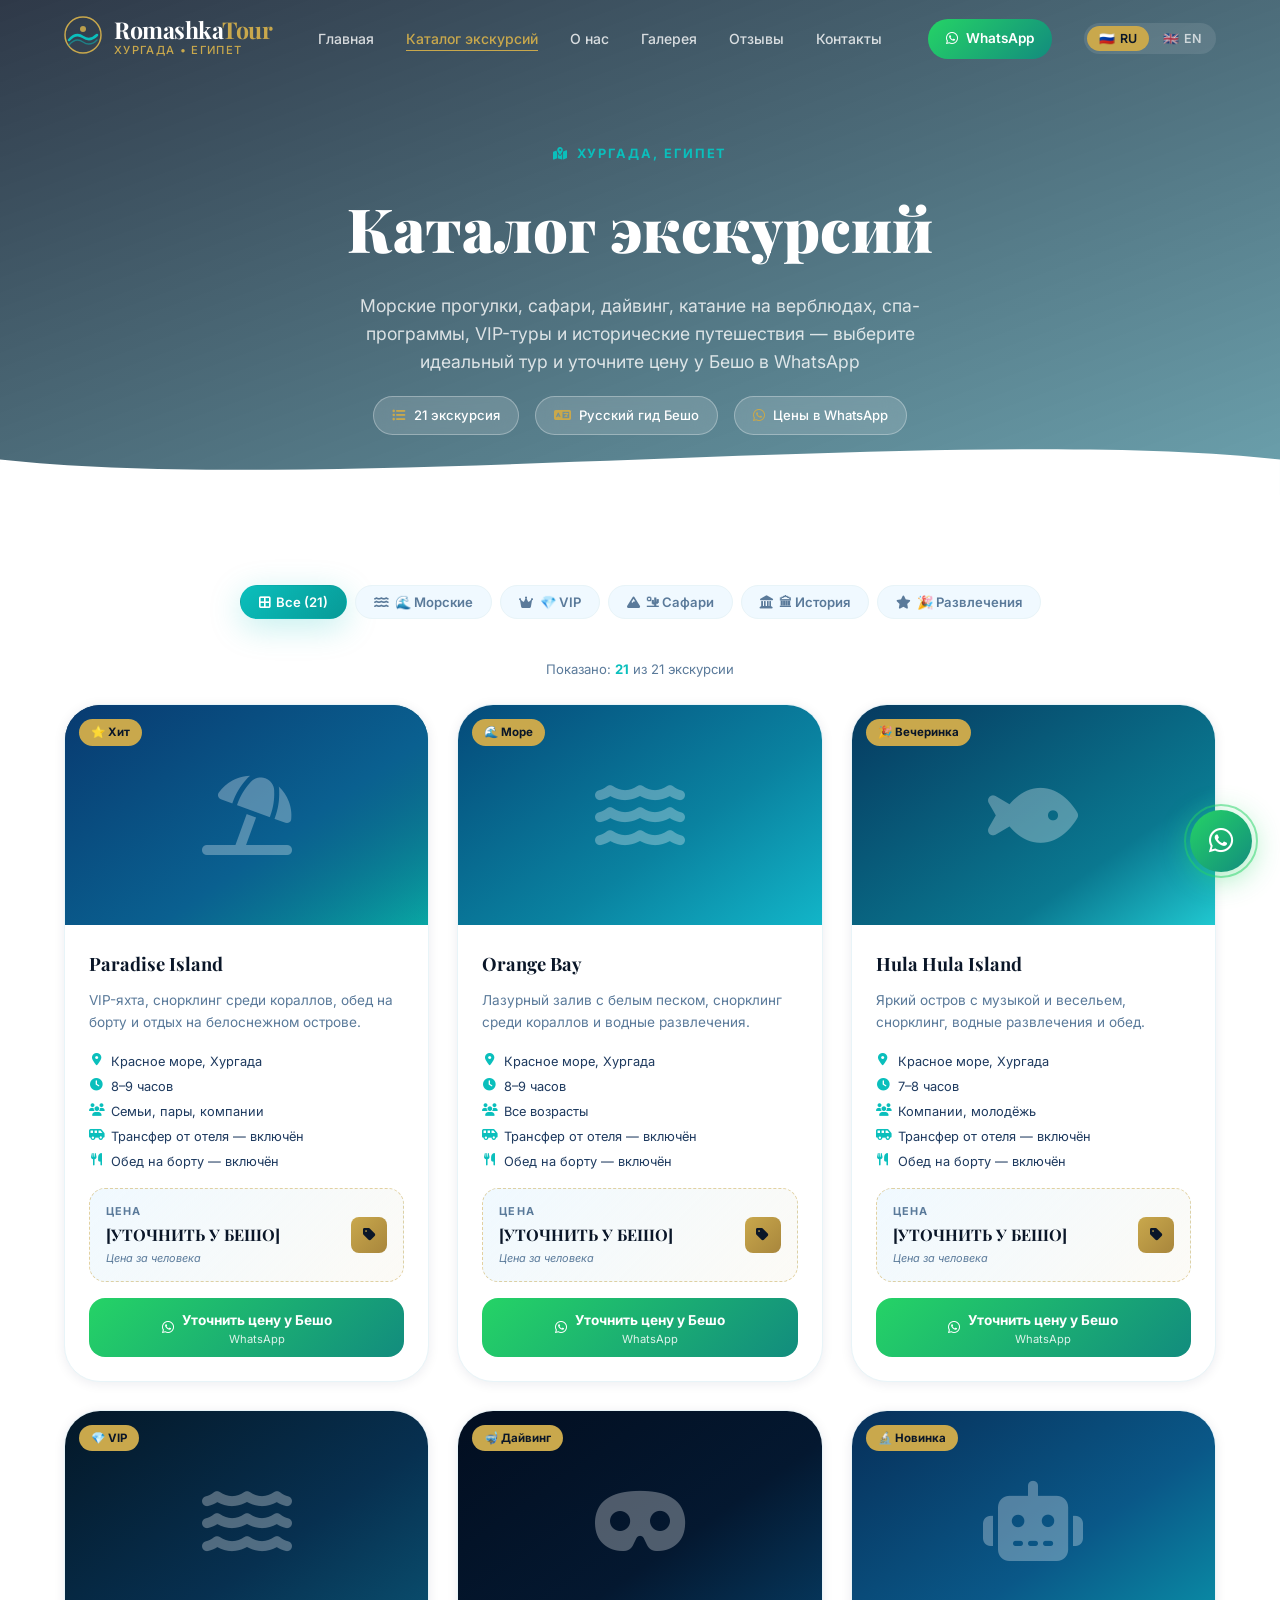
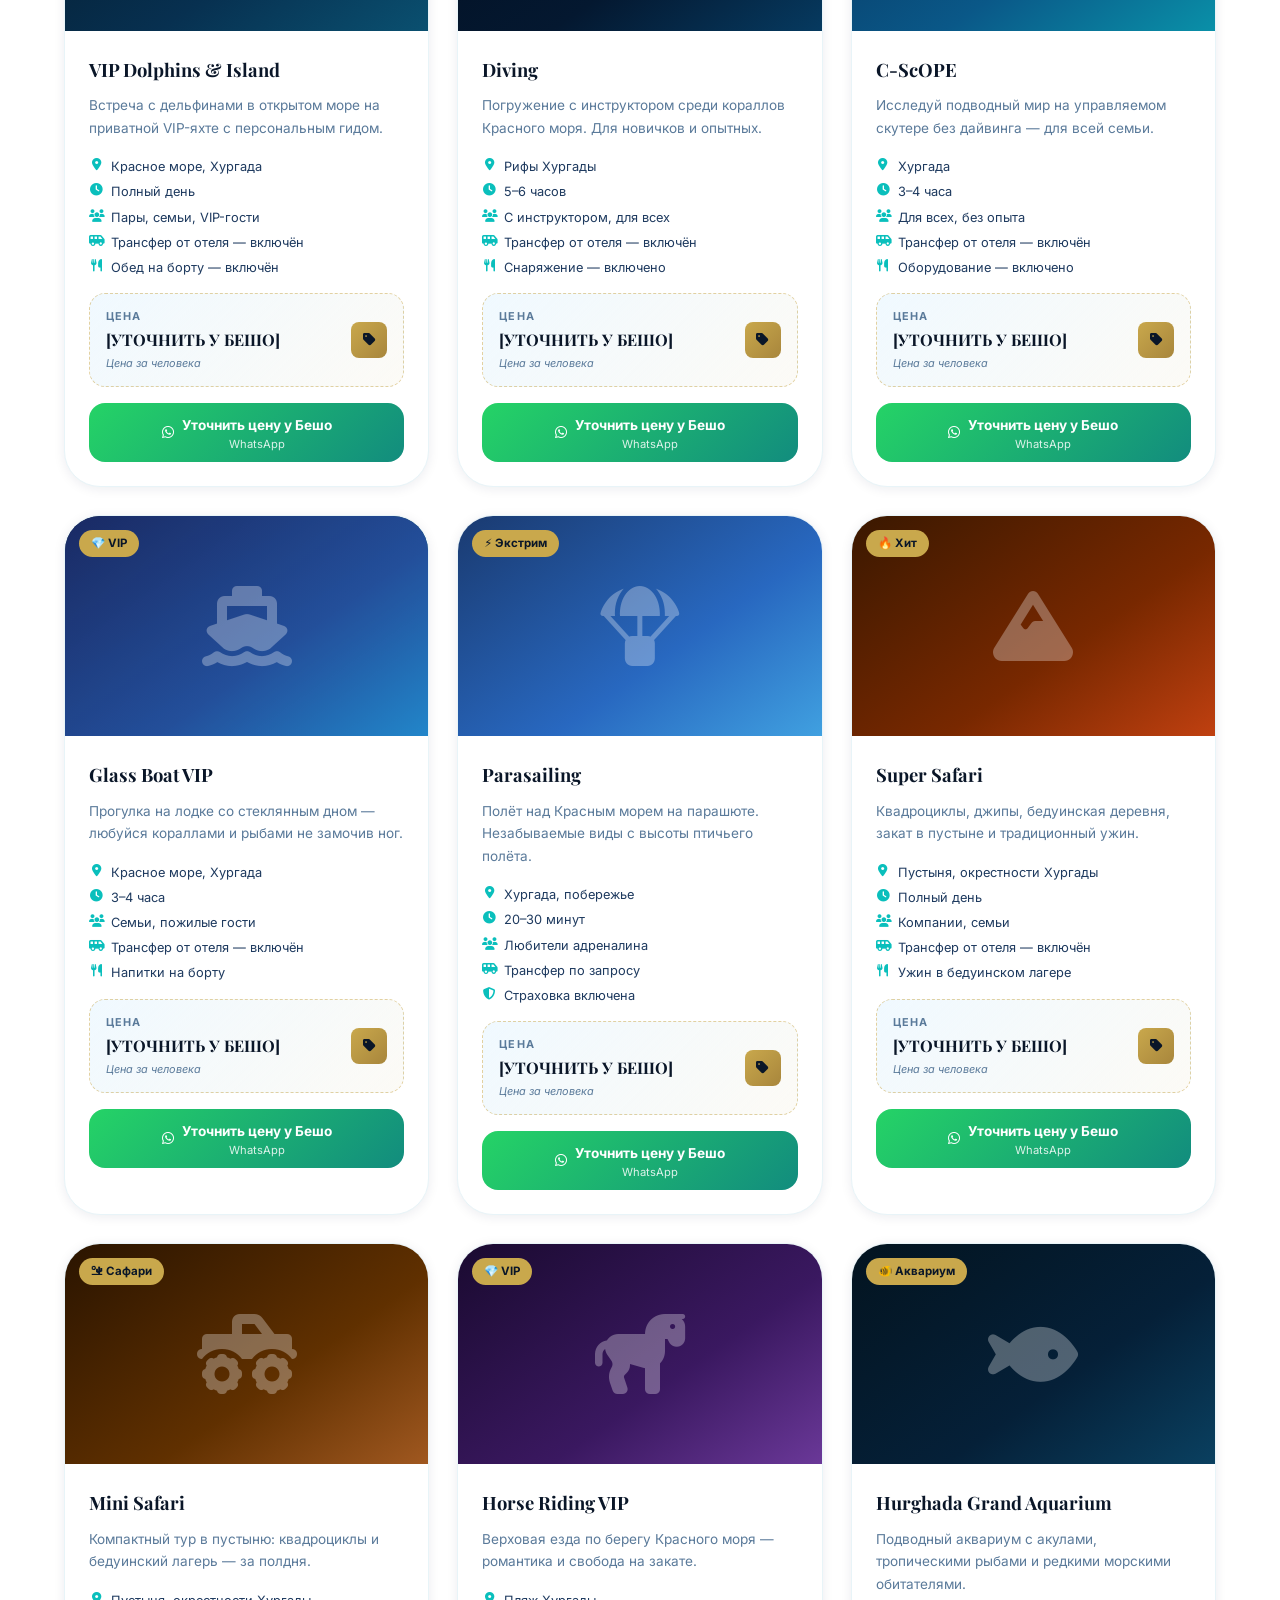
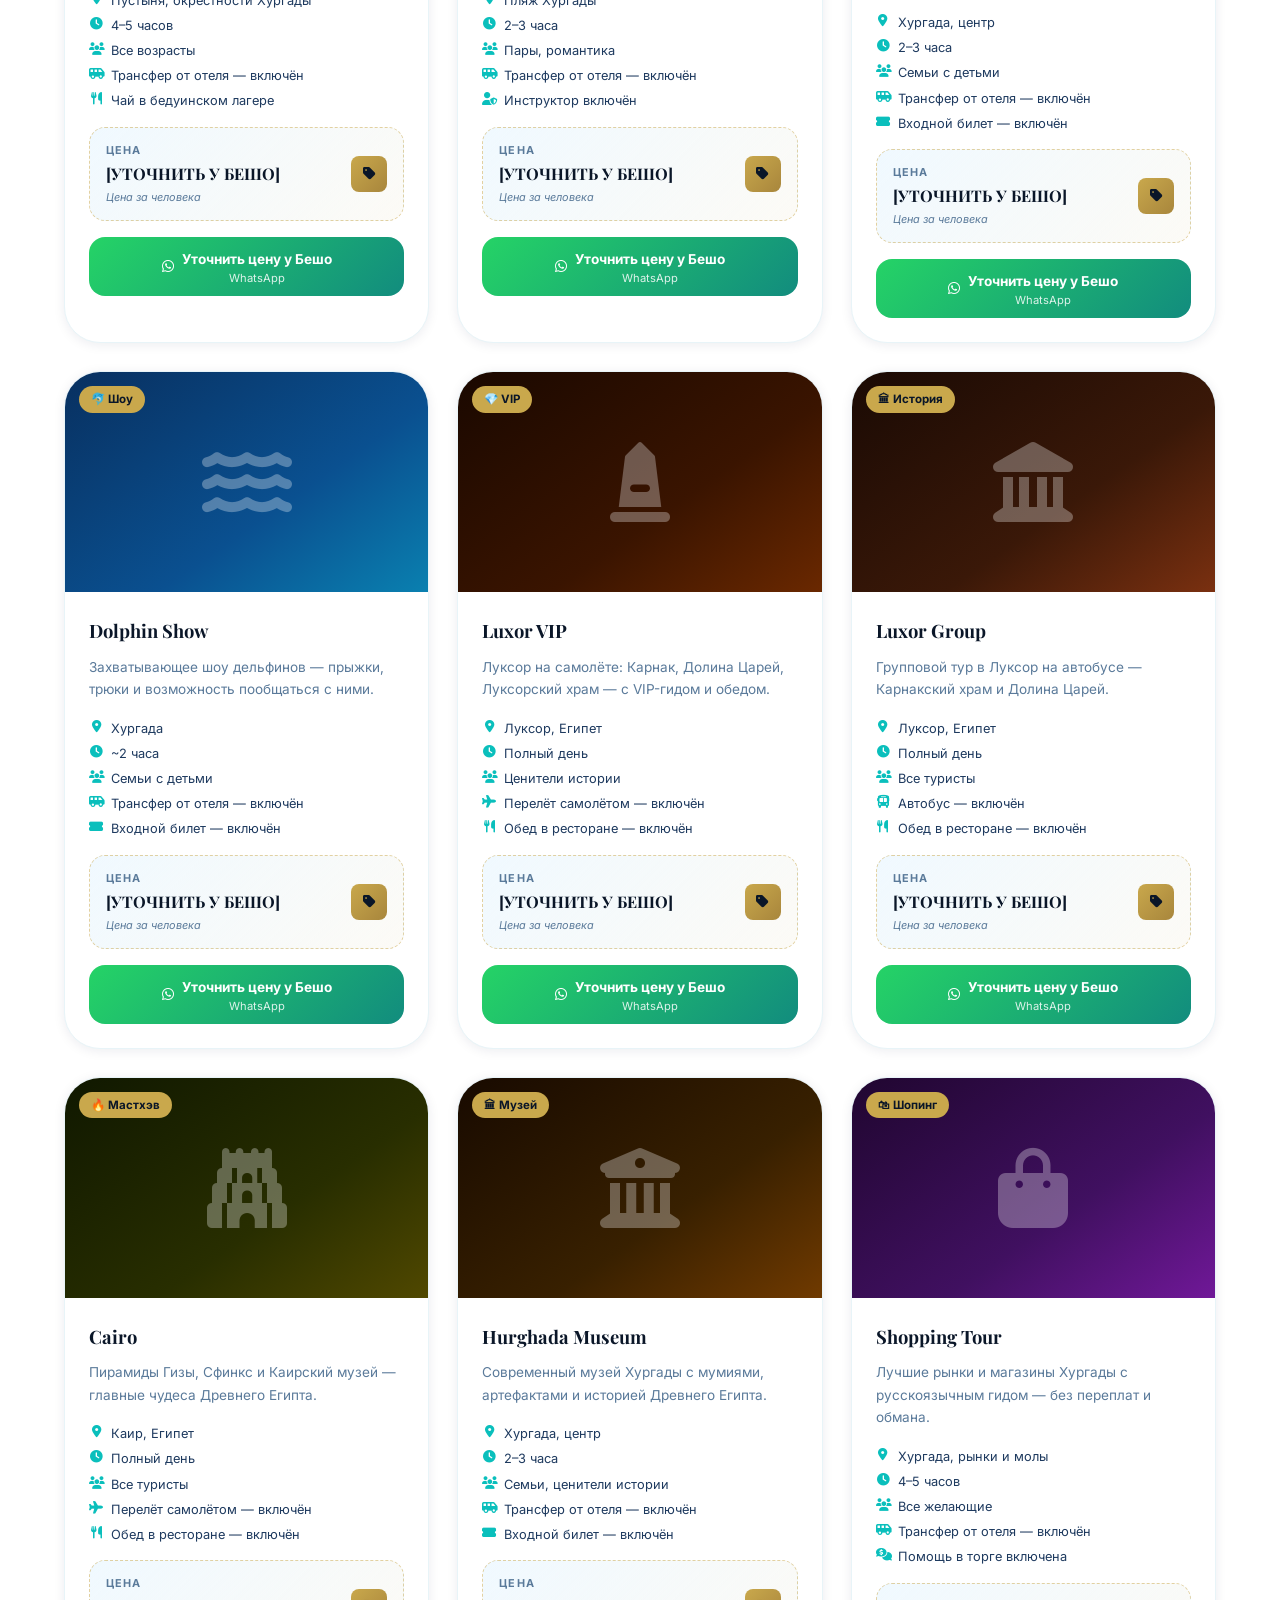
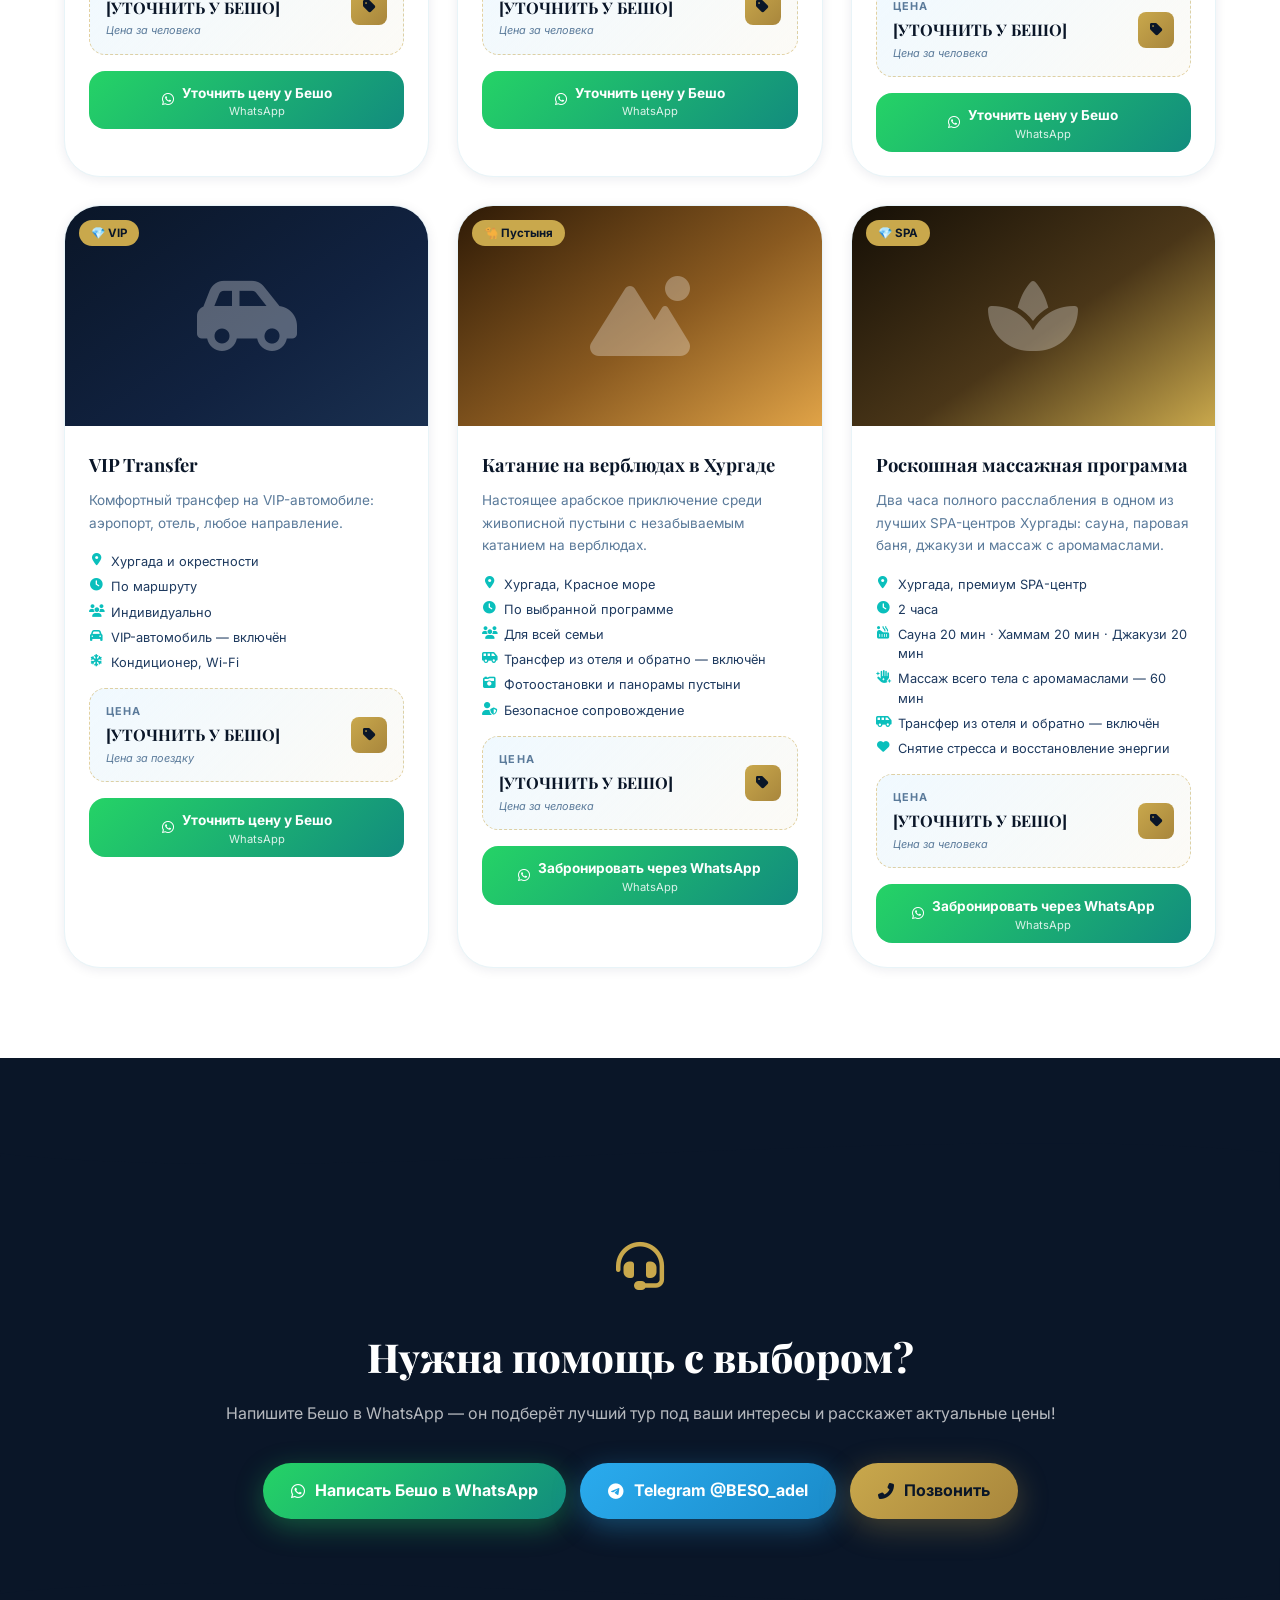
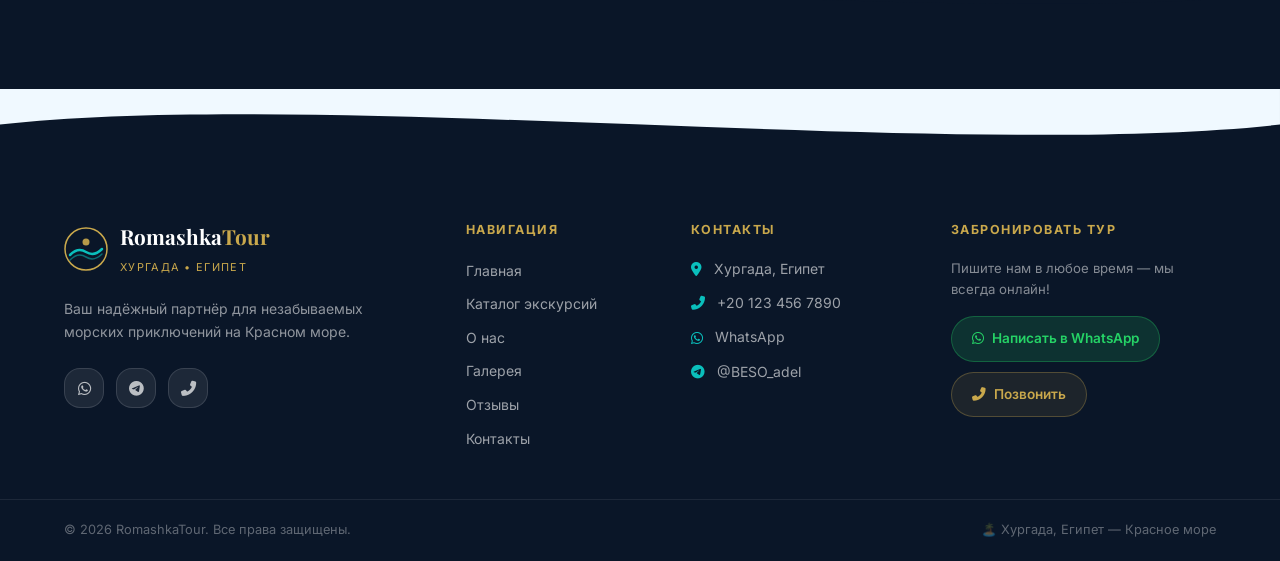
<file: excursions.html>
<!DOCTYPE html>
<html lang="ru">
<head>
<meta charset="UTF-8" />
<meta name="viewport" content="width=device-width, initial-scale=1.0" />
<meta name="description" content="Каталог из 21 экскурсии RomashkaTour в Хургаде — морские прогулки, сафари, дайвинг, катание на верблюдах, спа и массаж, VIP-туры, Луксор, Каир. Цены у гида Бешо в WhatsApp." />
<meta name="keywords" content="экскурсии Хургада каталог, Orange Bay, Paradise Island, дайвинг Хургада, сафари Египет, катание на верблюдах Хургада, спа массаж Хургада, Camel Riding Hurghada, Spa Hurghada, Луксор, Каир тур" />
<meta name="author" content="RomashkaTour" />
<meta property="og:title" content="Каталог экскурсий — RomashkaTour Хургада" />
<meta property="og:description" content="21 экскурсия в Хургаде: море, сафари, дайвинг, верблюды, спа и VIP-туры. Все цены — лично у гида Бешо в WhatsApp." />
<meta property="og:type" content="website" />
<title>Каталог экскурсий — RomashkaTour | Хургада 2026</title>
<script>document.documentElement.classList.add('js');</script>
<link rel="preconnect" href="https://fonts.googleapis.com" />
<link rel="preconnect" href="https://fonts.gstatic.com" crossorigin />
<link href="https://fonts.googleapis.com/css2?family=Playfair+Display:ital,wght@0,400;0,600;0,700;0,900;1,400&family=Inter:wght@300;400;500;600;700&display=swap" rel="stylesheet" />
<link rel="stylesheet" href="https://cdnjs.cloudflare.com/ajax/libs/font-awesome/6.5.0/css/all.min.css" />
<link rel="stylesheet" href="css/style.css" />

<!-- Минимальные стили только для блоков, которых нет в style.css -->
<style>
/* Фильтр — нет аналога в style.css */
.cat-filter {
display: flex;
flex-wrap: wrap;
gap: 8px;
justify-content: center;
margin-bottom: 40px;
}
.cat-filter-btn {
display: inline-flex;
align-items: center;
gap: 6px;
padding: 8px 18px;
border-radius: var(--radius-full);
font-family: var(--font-body);
font-size: 0.82rem;
font-weight: 600;
color: var(--text-light);
background: var(--off-white);
border: 1.5px solid var(--gray-2);
cursor: pointer;
transition: var(--transition);
white-space: nowrap;
}
.cat-filter-btn:hover { color: var(--teal); border-color: var(--teal); background: var(--teal-light); }
.cat-filter-btn.active {
background: linear-gradient(135deg, var(--teal), var(--teal-dark));
color: white;
border-color: transparent;
box-shadow: var(--shadow-teal);
}

/* Скрытая карточка при фильтрации */
.exc-card.is-hidden { display: none; }

/* Блок основной информации — расширение .exc-card-meta */
.exc-info-table {
display: flex;
flex-direction: column;
gap: 6px;
margin-bottom: 16px;
}
.exc-info-row {
display: flex;
align-items: flex-start;
gap: 8px;
font-size: 0.8rem;
color: var(--text-light);
line-height: 1.5;
}
.exc-info-row i {
color: var(--teal);
font-size: 0.78rem;
margin-top: 2px;
flex-shrink: 0;
width: 14px;
text-align: center;
}
.exc-info-row span { color: var(--text); }
.exc-info-row strong { color: var(--dark); font-weight: 600; }

/* Блок цены — красивая рамка */
.exc-price-block {
background: linear-gradient(135deg, var(--off-white), rgba(201,168,76,0.05));
border: 1.5px dashed rgba(201,168,76,0.5);
border-radius: var(--radius-md);
padding: 14px 16px;
margin-bottom: 16px;
display: flex;
align-items: center;
justify-content: space-between;
gap: 12px;
}
.exc-price-left { display: flex; flex-direction: column; gap: 2px; }
.exc-price-label {
font-size: 0.68rem;
font-weight: 700;
color: var(--text-light);
text-transform: uppercase;
letter-spacing: 0.1em;
}
.exc-price-value {
font-family: var(--font-display);
font-size: 1rem;
font-weight: 700;
color: var(--dark);
}
.exc-price-note {
font-size: 0.68rem;
color: var(--text-light);
font-style: italic;
}
.exc-price-icon {
width: 36px;
height: 36px;
background: linear-gradient(135deg, var(--gold), var(--gold-dark));
border-radius: var(--radius-sm);
display: flex;
align-items: center;
justify-content: center;
color: var(--dark);
font-size: 0.9rem;
flex-shrink: 0;
}

/* Кнопка WhatsApp для карточки */
.exc-card-btn-wa {
display: flex;
align-items: center;
gap: 8px;
width: 100%;
justify-content: center;
background: linear-gradient(135deg, #25d366, #128c7e);
color: white;
padding: 12px;
border-radius: var(--radius-md);
font-size: 0.85rem;
font-weight: 700;
transition: var(--transition);
text-decoration: none;
}
.exc-card-btn-wa:hover {
transform: translateY(-2px);
box-shadow: 0 8px 24px rgba(37,211,102,0.4);
}
.exc-card-btn-wa .wa-sub {
font-size: 0.7rem;
font-weight: 400;
opacity: 0.85;
display: block;
text-align: center;
line-height: 1;
}
.exc-card-btn-wa-inner {
display: flex;
flex-direction: column;
align-items: center;
gap: 2px;
}

/* Цветовые фоны для фото карточек — уникальные для каждой экскурсии */
.bg-sea-teal { background: linear-gradient(145deg, #054a7a 0%, #0a82a0 60%, #12b5c8 100%); }
.bg-sea-blue { background: linear-gradient(145deg, #083a70 0%, #0a6090 60%, rgba(10,191,188,.35) 100%); }
.bg-sea-cyan { background: linear-gradient(145deg, #063a60 0%, #0a7890 70%, #20c8d0 100%); }
.bg-sea-deep { background: linear-gradient(145deg, #041828 0%, #073050 60%, #0a5070 100%); }
.bg-sea-night { background: linear-gradient(145deg, #020e20 0%, #041830 60%, #063a60 100%); }
.bg-sea-glass { background: linear-gradient(145deg, #07305a 0%, #0a5888 60%, #0a90a8 100%); }
.bg-sky-blue { background: linear-gradient(145deg, #1a3a70 0%, #2868c0 60%, #40a0e0 100%); }
.bg-desert-red { background: linear-gradient(145deg, #3a1800 0%, #782800 60%, #c04010 100%); }
.bg-desert-warm { background: linear-gradient(145deg, #2a1400 0%, #603000 60%, #a05820 100%); }
.bg-purple { background: linear-gradient(145deg, #1a0a30 0%, #3a1860 60%, #6a3898 100%); }
.bg-aqua-dark { background: linear-gradient(145deg, #031420 0%, #052038 60%, #0a4060 100%); }
.bg-ocean-mid { background: linear-gradient(145deg, #083060 0%, #0a5090 60%, #0a80b0 100%); }
.bg-amber { background: linear-gradient(145deg, #1a0800 0%, #3a1400 60%, #6a2800 100%); }
.bg-amber-warm { background: linear-gradient(145deg, #1a0a04 0%, #3a1808 60%, #7a3010 100%); }
.bg-sand { background: linear-gradient(145deg, #101800 0%, #282e00 60%, #504800 100%); }
.bg-earth { background: linear-gradient(145deg, #180a00 0%, #382000 60%, #703a00 100%); }
.bg-violet { background: linear-gradient(145deg, #200630 0%, #401060 60%, #701898 100%); }
.bg-slate { background: linear-gradient(145deg, #0a1628 0%, #112240 60%, #1a3050 100%); }
/* ── НОВЫЕ ФОНЫ ──────────────────────────────── */
/* Camel Riding — тёплые песочно-закатные оттенки пустыни */
.bg-camel-sand { background: linear-gradient(145deg, #2e1a06 0%, #8a5a20 55%, #e0a347 100%); }
/* Luxury Spa — премиальная атмосфера, золотые акценты, ощущение wellness */
.bg-spa-gold { background: linear-gradient(145deg, #150f06 0%, #4a3618 55%, #c9a84c 100%); }

/* Количество найденных */
.cat-count {
font-size: 0.82rem;
color: var(--text-light);
text-align: center;
margin-bottom: 24px;
}
.cat-count strong { color: var(--teal); font-weight: 700; }

@media (max-width: 480px) {
.exc-price-block { flex-direction: column; align-items: flex-start; gap: 8px; }
}
</style>

<!-- ═══ SEO: Schema.org для новых экскурсий ═══ -->
<script type="application/ld+json">
{
"@context": "https://schema.org",
"@type": "TouristTrip",
"name": "Camel Riding in Hurghada",
"alternateName": "Катание на верблюдах в Хургаде",
"description": "Authentic Arabian desert adventure with a camel ride through breathtaking landscapes near Hurghada, photo stops and panoramic desert views. Hotel transfer included.",
"image": "https://romashkatour.example/img/camel-riding.jpg",
"touristType": ["Families", "Couples", "Groups"],
"itinerary": {
"@type": "ItemList",
"itemListElement": [
{ "@type": "ListItem", "position": 1, "name": "Hotel transfer" },
{ "@type": "ListItem", "position": 2, "name": "Camel riding experience" },
{ "@type": "ListItem", "position": 3, "name": "Photo stops" },
{ "@type": "ListItem", "position": 4, "name": "Panoramic desert views" }
]
},
"provider": {
"@type": "TravelAgency",
"name": "RomashkaTour",
"areaServed": "Hurghada, Egypt",
"url": "https://wa.me/201234567890"
},
"offers": {
"@type": "Offer",
"availability": "https://schema.org/InStock",
"priceCurrency": "USD",
"url": "https://wa.me/201234567890",
"description": "Цена уточняется у гида Бешо в WhatsApp / Price on request via WhatsApp"
}
}
</script>
<script type="application/ld+json">
{
"@context": "https://schema.org",
"@type": "TouristTrip",
"name": "Luxury Massage & Spa Program",
"alternateName": "Роскошная массажная программа",
"description": "Two hours of complete relaxation at one of Hurghada's premium spa centers: sauna, steam bath, jacuzzi and a 60-minute full-body aroma oil massage. Hotel transfer included.",
"image": "https://romashkatour.example/img/luxury-spa.jpg",
"touristType": ["Couples", "Wellness travellers", "Individual guests"],
"itinerary": {
"@type": "ItemList",
"itemListElement": [
{ "@type": "ListItem", "position": 1, "name": "Sauna – 20 min" },
{ "@type": "ListItem", "position": 2, "name": "Steam bath – 20 min" },
{ "@type": "ListItem", "position": 3, "name": "Jacuzzi – 20 min" },
{ "@type": "ListItem", "position": 4, "name": "Full body aroma oil massage – 60 min" }
]
},
"provider": {
"@type": "TravelAgency",
"name": "RomashkaTour",
"areaServed": "Hurghada, Egypt",
"url": "https://wa.me/201234567890"
},
"offers": {
"@type": "Offer",
"availability": "https://schema.org/InStock",
"priceCurrency": "USD",
"url": "https://wa.me/201234567890",
"description": "Цена уточняется у гида Бешо в WhatsApp / Price on request via WhatsApp"
}
}
</script>
</head>
<body>

<!-- PRELOADER -->
<div class="preloader" id="preloader">
<div class="preloader-inner">
<div class="preloader-wave"></div>
<div class="preloader-logo">
<svg width="60" height="60" viewBox="0 0 60 60" fill="none">
<circle cx="30" cy="30" r="28" stroke="#C9A84C" stroke-width="2"/>
<path d="M10 38 Q20 28 30 35 Q40 42 50 32" stroke="#0ABFBC" stroke-width="3" fill="none" stroke-linecap="round"/>
<path d="M10 44 Q20 34 30 41 Q40 48 50 38" stroke="#0ABFBC" stroke-width="2" fill="none" stroke-linecap="round" opacity="0.6"/>
</svg>
</div>
<p class="preloader-text" data-ru="Загрузка..." data-en="Loading...">Загрузка...</p>
</div>
</div>

<!-- FLOATING WHATSAPP -->
<a href="https://wa.me/201234567890" target="_blank" class="whatsapp-float" aria-label="WhatsApp">
<i class="fab fa-whatsapp"></i>
<span class="whatsapp-pulse"></span>
</a>

<!-- HEADER -->
<header class="header" id="header">
<div class="header-inner container">
<a href="index.html" class="logo">
<div class="logo-icon">
<svg width="38" height="38" viewBox="0 0 38 38" fill="none">
<circle cx="19" cy="19" r="18" stroke="#C9A84C" stroke-width="1.5"/>
<path d="M5 24 Q12 16 19 21 Q26 26 33 19" stroke="#0ABFBC" stroke-width="2.5" fill="none" stroke-linecap="round"/>
<path d="M5 29 Q12 21 19 26 Q26 31 33 24" stroke="#0ABFBC" stroke-width="1.5" fill="none" stroke-linecap="round" opacity="0.5"/>
<circle cx="19" cy="13" r="3" fill="#C9A84C" opacity="0.9"/>
</svg>
</div>
<div class="logo-text">
<span class="logo-name">Romashka<span>Tour</span></span>
<span class="logo-sub" data-ru="Хургада • Египет" data-en="Hurghada • Egypt">Хургада • Египет</span>
</div>
</a>

<nav class="nav" id="nav">
<ul class="nav-list">
<li><a href="index.html" class="nav-link" data-ru="Главная" data-en="Home">Главная</a></li>
<li><a href="excursions.html" class="nav-link active" data-ru="Каталог экскурсий" data-en="Excursions">Каталог экскурсий</a></li>
<li><a href="about.html" class="nav-link" data-ru="О нас" data-en="About">О нас</a></li>
<li><a href="gallery.html" class="nav-link" data-ru="Галерея" data-en="Gallery">Галерея</a></li>
<li><a href="reviews.html" class="nav-link" data-ru="Отзывы" data-en="Reviews">Отзывы</a></li>
<li><a href="contacts.html" class="nav-link" data-ru="Контакты" data-en="Contacts">Контакты</a></li>
</ul>
<div class="nav-cta">
<a href="https://wa.me/201234567890" target="_blank" class="btn-nav-wa">
<i class="fab fa-whatsapp"></i>
<span data-ru="WhatsApp" data-en="WhatsApp">WhatsApp</span>
</a>
</div>
</nav>

<div class="header-controls">
<div class="lang-switcher" id="langSwitcher">
<button class="lang-btn active" data-lang="ru"><span class="flag">🇷🇺</span> RU</button>
<button class="lang-btn" data-lang="en"><span class="flag">🇬🇧</span> EN</button>
</div>
<button class="burger" id="burger" aria-label="Меню">
<span></span><span></span><span></span>
</button>
</div>
</div>
</header>

<!-- PAGE HERO (существующий класс .page-hero из style.css) -->
<section class="page-hero">
<div class="page-hero-content" data-aos="fade-up">
<div class="section-eyebrow" style="justify-content:center; margin-bottom:14px;">
<i class="fas fa-map-marked-alt"></i>
<span data-ru="Хургада, Египет" data-en="Hurghada, Egypt">Хургада, Египет</span>
</div>
<h1 data-ru="Каталог экскурсий" data-en="Excursion Catalogue">Каталог экскурсий</h1>
<p data-ru="Морские прогулки, сафари, дайвинг, катание на верблюдах, спа-программы, VIP-туры и исторические путешествия — выберите идеальный тур и уточните цену у Бешо в WhatsApp" data-en="Sea trips, safari, diving, camel riding, spa programs, VIP tours and historical journeys — choose your perfect tour and ask Besho for the price on WhatsApp">
Морские прогулки, сафари, дайвинг, катание на верблюдах, спа-программы, VIP-туры и исторические путешествия — выберите идеальный тур и уточните цену у Бешо в WhatsApp
</p>
<!-- Trust badges из hero-trust -->
<div class="hero-trust" style="margin-top:20px; justify-content:center;">
<div class="trust-item"><i class="fas fa-list-ul"></i><span data-ru="21 экскурсия" data-en="21 excursions">21 экскурсия</span></div>
<div class="trust-item"><i class="fas fa-language"></i><span data-ru="Русский гид Бешо" data-en="Russian guide Besho">Русский гид Бешо</span></div>
<div class="trust-item"><i class="fab fa-whatsapp"></i><span data-ru="Цены в WhatsApp" data-en="Prices on WhatsApp">Цены в WhatsApp</span></div>
</div>
</div>
<div class="page-hero-wave">
<svg viewBox="0 0 1440 80" fill="none"><path d="M0,40 C360,80 1080,0 1440,40 L1440,80 L0,80 Z" fill="#ffffff"/></svg>
</div>
</section>

<!-- КАТАЛОГ -->
<section class="section-pad" style="background: var(--white);">
<div class="container">

<!-- ФИЛЬТР -->
<div class="cat-filter" id="catFilter" data-aos="fade-up">
<button class="cat-filter-btn active" data-filter="all">
<i class="fas fa-border-all"></i>
<span data-ru="Все (21)" data-en="All (21)">Все (21)</span>
</button>
<button class="cat-filter-btn" data-filter="sea">
<i class="fas fa-water"></i>
<span data-ru="🌊 Морские" data-en="🌊 Sea">🌊 Морские</span>
</button>
<button class="cat-filter-btn" data-filter="vip">
<i class="fas fa-crown"></i>
<span data-ru="💎 VIP" data-en="💎 VIP">💎 VIP</span>
</button>
<button class="cat-filter-btn" data-filter="safari">
<i class="fas fa-mountain"></i>
<span data-ru="🏜 Сафари" data-en="🏜 Safari">🏜 Сафари</span>
</button>
<button class="cat-filter-btn" data-filter="history">
<i class="fas fa-landmark"></i>
<span data-ru="🏛 История" data-en="🏛 History">🏛 История</span>
</button>
<button class="cat-filter-btn" data-filter="fun">
<i class="fas fa-star"></i>
<span data-ru="🎉 Развлечения" data-en="🎉 Fun">🎉 Развлечения</span>
</button>
</div>

<p class="cat-count" id="catCount">
<span data-ru="Показано:" data-en="Showing:">Показано:</span>
<strong id="catNum">21</strong>
<span data-ru="из 21 экскурсии" data-en="of 21 excursions">из 21 экскурсии</span>
</p>

<!-- СЕТКА (класс .exc-grid из style.css) -->
<div class="exc-grid" id="excGrid">

<!-- ═══ 1. PARADISE ISLAND ═══ -->
<div class="exc-card" data-category="sea vip" data-aos="fade-up" data-aos-delay="0">
<div class="exc-card-img">
<div class="exc-card-img-inner bg-sea-blue">
<i class="fas fa-umbrella-beach"></i>
</div>
<span class="exc-tag" data-ru="⭐ Хит" data-en="⭐ Top">⭐ Хит</span>
</div>
<div class="exc-card-body">
<h3 data-ru="Paradise Island" data-en="Paradise Island">Paradise Island</h3>
<p data-ru="VIP-яхта, снорклинг среди кораллов, обед на борту и отдых на белоснежном острове." data-en="VIP yacht, snorkeling among corals, lunch on board and relaxation on a white-sand island.">
VIP-яхта, снорклинг среди кораллов, обед на борту и отдых на белоснежном острове.
</p>
<div class="exc-info-table">
<div class="exc-info-row"><i class="fas fa-map-marker-alt"></i><span data-ru="Красное море, Хургада" data-en="Red Sea, Hurghada">Красное море, Хургада</span></div>
<div class="exc-info-row"><i class="fas fa-clock"></i><span data-ru="8–9 часов" data-en="8–9 hours">8–9 часов</span></div>
<div class="exc-info-row"><i class="fas fa-users"></i><span data-ru="Семьи, пары, компании" data-en="Families, couples, groups">Семьи, пары, компании</span></div>
<div class="exc-info-row"><i class="fas fa-shuttle-van"></i><span data-ru="Трансфер от отеля — включён" data-en="Hotel transfer — included">Трансфер от отеля — включён</span></div>
<div class="exc-info-row"><i class="fas fa-utensils"></i><span data-ru="Обед на борту — включён" data-en="Lunch on board — included">Обед на борту — включён</span></div>
</div>
<div class="exc-price-block">
<div class="exc-price-left">
<div class="exc-price-label" data-ru="Цена" data-en="Price">Цена</div>
<div class="exc-price-value" data-ru="[УТОЧНИТЬ У БЕШО]" data-en="[ASK BESHO]">[УТОЧНИТЬ У БЕШО]</div>
<div class="exc-price-note" data-ru="Цена за человека" data-en="Price per person">Цена за человека</div>
</div>
<div class="exc-price-icon"><i class="fas fa-tag"></i></div>
</div>
<a href="https://wa.me/201234567890?text=Здравствуйте!%20Хочу%20узнать%20цену%20на%20Paradise%20Island" target="_blank" class="exc-card-btn-wa">
<i class="fab fa-whatsapp"></i>
<div class="exc-card-btn-wa-inner">
<span data-ru="Уточнить цену у Бешо" data-en="Ask Besho for Price">Уточнить цену у Бешо</span>
<span class="wa-sub">WhatsApp</span>
</div>
</a>
</div>
</div>

<!-- ═══ 2. ORANGE BAY ═══ -->
<div class="exc-card" data-category="sea" data-aos="fade-up" data-aos-delay="60">
<div class="exc-card-img">
<div class="exc-card-img-inner bg-sea-teal">
<i class="fas fa-water"></i>
</div>
<span class="exc-tag" data-ru="🌊 Море" data-en="🌊 Sea">🌊 Море</span>
</div>
<div class="exc-card-body">
<h3 data-ru="Orange Bay" data-en="Orange Bay">Orange Bay</h3>
<p data-ru="Лазурный залив с белым песком, снорклинг среди кораллов и водные развлечения." data-en="Azure bay with white sand, coral snorkeling and water activities.">
Лазурный залив с белым песком, снорклинг среди кораллов и водные развлечения.
</p>
<div class="exc-info-table">
<div class="exc-info-row"><i class="fas fa-map-marker-alt"></i><span data-ru="Красное море, Хургада" data-en="Red Sea, Hurghada">Красное море, Хургада</span></div>
<div class="exc-info-row"><i class="fas fa-clock"></i><span data-ru="8–9 часов" data-en="8–9 hours">8–9 часов</span></div>
<div class="exc-info-row"><i class="fas fa-users"></i><span data-ru="Все возрасты" data-en="All ages">Все возрасты</span></div>
<div class="exc-info-row"><i class="fas fa-shuttle-van"></i><span data-ru="Трансфер от отеля — включён" data-en="Hotel transfer — included">Трансфер от отеля — включён</span></div>
<div class="exc-info-row"><i class="fas fa-utensils"></i><span data-ru="Обед на борту — включён" data-en="Lunch on board — included">Обед на борту — включён</span></div>
</div>
<div class="exc-price-block">
<div class="exc-price-left">
<div class="exc-price-label" data-ru="Цена" data-en="Price">Цена</div>
<div class="exc-price-value" data-ru="[УТОЧНИТЬ У БЕШО]" data-en="[ASK BESHO]">[УТОЧНИТЬ У БЕШО]</div>
<div class="exc-price-note" data-ru="Цена за человека" data-en="Price per person">Цена за человека</div>
</div>
<div class="exc-price-icon"><i class="fas fa-tag"></i></div>
</div>
<a href="https://wa.me/201234567890?text=Здравствуйте!%20Хочу%20узнать%20цену%20на%20Orange%20Bay" target="_blank" class="exc-card-btn-wa">
<i class="fab fa-whatsapp"></i>
<div class="exc-card-btn-wa-inner">
<span data-ru="Уточнить цену у Бешо" data-en="Ask Besho for Price">Уточнить цену у Бешо</span>
<span class="wa-sub">WhatsApp</span>
</div>
</a>
</div>
</div>

<!-- ═══ 3. HULA HULA ISLAND ═══ -->
<div class="exc-card" data-category="sea" data-aos="fade-up" data-aos-delay="120">
<div class="exc-card-img">
<div class="exc-card-img-inner bg-sea-cyan">
<i class="fas fa-fish"></i>
</div>
<span class="exc-tag" data-ru="🎉 Вечеринка" data-en="🎉 Party">🎉 Вечеринка</span>
</div>
<div class="exc-card-body">
<h3 data-ru="Hula Hula Island" data-en="Hula Hula Island">Hula Hula Island</h3>
<p data-ru="Яркий остров с музыкой и весельем, снорклинг, водные развлечения и обед." data-en="Vibrant island with music and fun, snorkeling, water activities and lunch.">
Яркий остров с музыкой и весельем, снорклинг, водные развлечения и обед.
</p>
<div class="exc-info-table">
<div class="exc-info-row"><i class="fas fa-map-marker-alt"></i><span data-ru="Красное море, Хургада" data-en="Red Sea, Hurghada">Красное море, Хургада</span></div>
<div class="exc-info-row"><i class="fas fa-clock"></i><span data-ru="7–8 часов" data-en="7–8 hours">7–8 часов</span></div>
<div class="exc-info-row"><i class="fas fa-users"></i><span data-ru="Компании, молодёжь" data-en="Groups, youth">Компании, молодёжь</span></div>
<div class="exc-info-row"><i class="fas fa-shuttle-van"></i><span data-ru="Трансфер от отеля — включён" data-en="Hotel transfer — included">Трансфер от отеля — включён</span></div>
<div class="exc-info-row"><i class="fas fa-utensils"></i><span data-ru="Обед на борту — включён" data-en="Lunch on board — included">Обед на борту — включён</span></div>
</div>
<div class="exc-price-block">
<div class="exc-price-left">
<div class="exc-price-label" data-ru="Цена" data-en="Price">Цена</div>
<div class="exc-price-value" data-ru="[УТОЧНИТЬ У БЕШО]" data-en="[ASK BESHO]">[УТОЧНИТЬ У БЕШО]</div>
<div class="exc-price-note" data-ru="Цена за человека" data-en="Price per person">Цена за человека</div>
</div>
<div class="exc-price-icon"><i class="fas fa-tag"></i></div>
</div>
<a href="https://wa.me/201234567890?text=Здравствуйте!%20Хочу%20узнать%20цену%20на%20Hula%20Hula%20Island" target="_blank" class="exc-card-btn-wa">
<i class="fab fa-whatsapp"></i>
<div class="exc-card-btn-wa-inner">
<span data-ru="Уточнить цену у Бешо" data-en="Ask Besho for Price">Уточнить цену у Бешо</span>
<span class="wa-sub">WhatsApp</span>
</div>
</a>
</div>
</div>

<!-- ═══ 4. VIP DOLPHINS & ISLAND ═══ -->
<div class="exc-card" data-category="sea vip" data-aos="fade-up" data-aos-delay="0">
<div class="exc-card-img">
<div class="exc-card-img-inner bg-sea-deep">
<i class="fas fa-water"></i>
</div>
<span class="exc-tag" data-ru="💎 VIP" data-en="💎 VIP">💎 VIP</span>
</div>
<div class="exc-card-body">
<h3 data-ru="VIP Dolphins &amp; Island" data-en="VIP Dolphins &amp; Island">VIP Dolphins &amp; Island</h3>
<p data-ru="Встреча с дельфинами в открытом море на приватной VIP-яхте с персональным гидом." data-en="Encounter with dolphins in the open sea on a private VIP yacht with a personal guide.">
Встреча с дельфинами в открытом море на приватной VIP-яхте с персональным гидом.
</p>
<div class="exc-info-table">
<div class="exc-info-row"><i class="fas fa-map-marker-alt"></i><span data-ru="Красное море, Хургада" data-en="Red Sea, Hurghada">Красное море, Хургада</span></div>
<div class="exc-info-row"><i class="fas fa-clock"></i><span data-ru="Полный день" data-en="Full day">Полный день</span></div>
<div class="exc-info-row"><i class="fas fa-users"></i><span data-ru="Пары, семьи, VIP-гости" data-en="Couples, families, VIP guests">Пары, семьи, VIP-гости</span></div>
<div class="exc-info-row"><i class="fas fa-shuttle-van"></i><span data-ru="Трансфер от отеля — включён" data-en="Hotel transfer — included">Трансфер от отеля — включён</span></div>
<div class="exc-info-row"><i class="fas fa-utensils"></i><span data-ru="Обед на борту — включён" data-en="Lunch on board — included">Обед на борту — включён</span></div>
</div>
<div class="exc-price-block">
<div class="exc-price-left">
<div class="exc-price-label" data-ru="Цена" data-en="Price">Цена</div>
<div class="exc-price-value" data-ru="[УТОЧНИТЬ У БЕШО]" data-en="[ASK BESHO]">[УТОЧНИТЬ У БЕШО]</div>
<div class="exc-price-note" data-ru="Цена за человека" data-en="Price per person">Цена за человека</div>
</div>
<div class="exc-price-icon"><i class="fas fa-tag"></i></div>
</div>
<a href="https://wa.me/201234567890?text=Здравствуйте!%20Хочу%20узнать%20цену%20на%20VIP%20Dolphins%20%26%20Island" target="_blank" class="exc-card-btn-wa">
<i class="fab fa-whatsapp"></i>
<div class="exc-card-btn-wa-inner">
<span data-ru="Уточнить цену у Бешо" data-en="Ask Besho for Price">Уточнить цену у Бешо</span>
<span class="wa-sub">WhatsApp</span>
</div>
</a>
</div>
</div>

<!-- ═══ 5. DIVING ═══ -->
<div class="exc-card" data-category="sea" data-aos="fade-up" data-aos-delay="60">
<div class="exc-card-img">
<div class="exc-card-img-inner bg-sea-night">
<i class="fas fa-mask"></i>
</div>
<span class="exc-tag" data-ru="🤿 Дайвинг" data-en="🤿 Diving">🤿 Дайвинг</span>
</div>
<div class="exc-card-body">
<h3 data-ru="Diving" data-en="Diving">Diving</h3>
<p data-ru="Погружение с инструктором среди кораллов Красного моря. Для новичков и опытных." data-en="Dive with an instructor among Red Sea corals. For beginners and experienced divers.">
Погружение с инструктором среди кораллов Красного моря. Для новичков и опытных.
</p>
<div class="exc-info-table">
<div class="exc-info-row"><i class="fas fa-map-marker-alt"></i><span data-ru="Рифы Хургады" data-en="Hurghada reefs">Рифы Хургады</span></div>
<div class="exc-info-row"><i class="fas fa-clock"></i><span data-ru="5–6 часов" data-en="5–6 hours">5–6 часов</span></div>
<div class="exc-info-row"><i class="fas fa-users"></i><span data-ru="С инструктором, для всех" data-en="With instructor, for all">С инструктором, для всех</span></div>
<div class="exc-info-row"><i class="fas fa-shuttle-van"></i><span data-ru="Трансфер от отеля — включён" data-en="Hotel transfer — included">Трансфер от отеля — включён</span></div>
<div class="exc-info-row"><i class="fas fa-utensils"></i><span data-ru="Снаряжение — включено" data-en="Equipment — included">Снаряжение — включено</span></div>
</div>
<div class="exc-price-block">
<div class="exc-price-left">
<div class="exc-price-label" data-ru="Цена" data-en="Price">Цена</div>
<div class="exc-price-value" data-ru="[УТОЧНИТЬ У БЕШО]" data-en="[ASK BESHO]">[УТОЧНИТЬ У БЕШО]</div>
<div class="exc-price-note" data-ru="Цена за человека" data-en="Price per person">Цена за человека</div>
</div>
<div class="exc-price-icon"><i class="fas fa-tag"></i></div>
</div>
<a href="https://wa.me/201234567890?text=Здравствуйте!%20Хочу%20узнать%20цену%20на%20Diving" target="_blank" class="exc-card-btn-wa">
<i class="fab fa-whatsapp"></i>
<div class="exc-card-btn-wa-inner">
<span data-ru="Уточнить цену у Бешо" data-en="Ask Besho for Price">Уточнить цену у Бешо</span>
<span class="wa-sub">WhatsApp</span>
</div>
</a>
</div>
</div>

<!-- ═══ 6. C-ScOPE ═══ -->
<div class="exc-card" data-category="sea" data-aos="fade-up" data-aos-delay="120">
<div class="exc-card-img">
<div class="exc-card-img-inner bg-sea-glass">
<i class="fas fa-robot"></i>
</div>
<span class="exc-tag" data-ru="🔬 Новинка" data-en="🔬 New">🔬 Новинка</span>
</div>
<div class="exc-card-body">
<h3 data-ru="C-ScOPE" data-en="C-ScOPE">C-ScOPE</h3>
<p data-ru="Исследуй подводный мир на управляемом скутере без дайвинга — для всей семьи." data-en="Explore the underwater world on a guided scooter without diving — for the whole family.">
Исследуй подводный мир на управляемом скутере без дайвинга — для всей семьи.
</p>
<div class="exc-info-table">
<div class="exc-info-row"><i class="fas fa-map-marker-alt"></i><span data-ru="Хургада" data-en="Hurghada">Хургада</span></div>
<div class="exc-info-row"><i class="fas fa-clock"></i><span data-ru="3–4 часа" data-en="3–4 hours">3–4 часа</span></div>
<div class="exc-info-row"><i class="fas fa-users"></i><span data-ru="Для всех, без опыта" data-en="For all, no experience needed">Для всех, без опыта</span></div>
<div class="exc-info-row"><i class="fas fa-shuttle-van"></i><span data-ru="Трансфер от отеля — включён" data-en="Hotel transfer — included">Трансфер от отеля — включён</span></div>
<div class="exc-info-row"><i class="fas fa-utensils"></i><span data-ru="Оборудование — включено" data-en="Equipment — included">Оборудование — включено</span></div>
</div>
<div class="exc-price-block">
<div class="exc-price-left">
<div class="exc-price-label" data-ru="Цена" data-en="Price">Цена</div>
<div class="exc-price-value" data-ru="[УТОЧНИТЬ У БЕШО]" data-en="[ASK BESHO]">[УТОЧНИТЬ У БЕШО]</div>
<div class="exc-price-note" data-ru="Цена за человека" data-en="Price per person">Цена за человека</div>
</div>
<div class="exc-price-icon"><i class="fas fa-tag"></i></div>
</div>
<a href="https://wa.me/201234567890?text=Здравствуйте!%20Хочу%20узнать%20цену%20на%20C-ScOPE" target="_blank" class="exc-card-btn-wa">
<i class="fab fa-whatsapp"></i>
<div class="exc-card-btn-wa-inner">
<span data-ru="Уточнить цену у Бешо" data-en="Ask Besho for Price">Уточнить цену у Бешо</span>
<span class="wa-sub">WhatsApp</span>
</div>
</a>
</div>
</div>

<!-- ═══ 7. GLASS BOAT VIP ═══ -->
<div class="exc-card" data-category="sea vip" data-aos="fade-up" data-aos-delay="0">
<div class="exc-card-img">
<div class="exc-card-img-inner bg-sea-glass" style="filter:hue-rotate(20deg);">
<i class="fas fa-ship"></i>
</div>
<span class="exc-tag" data-ru="💎 VIP" data-en="💎 VIP">💎 VIP</span>
</div>
<div class="exc-card-body">
<h3 data-ru="Glass Boat VIP" data-en="Glass Boat VIP">Glass Boat VIP</h3>
<p data-ru="Прогулка на лодке со стеклянным дном — любуйся кораллами и рыбами не замочив ног." data-en="A glass-bottom boat ride — admire corals and fish without getting wet.">
Прогулка на лодке со стеклянным дном — любуйся кораллами и рыбами не замочив ног.
</p>
<div class="exc-info-table">
<div class="exc-info-row"><i class="fas fa-map-marker-alt"></i><span data-ru="Красное море, Хургада" data-en="Red Sea, Hurghada">Красное море, Хургада</span></div>
<div class="exc-info-row"><i class="fas fa-clock"></i><span data-ru="3–4 часа" data-en="3–4 hours">3–4 часа</span></div>
<div class="exc-info-row"><i class="fas fa-users"></i><span data-ru="Семьи, пожилые гости" data-en="Families, elderly guests">Семьи, пожилые гости</span></div>
<div class="exc-info-row"><i class="fas fa-shuttle-van"></i><span data-ru="Трансфер от отеля — включён" data-en="Hotel transfer — included">Трансфер от отеля — включён</span></div>
<div class="exc-info-row"><i class="fas fa-utensils"></i><span data-ru="Напитки на борту" data-en="Drinks on board">Напитки на борту</span></div>
</div>
<div class="exc-price-block">
<div class="exc-price-left">
<div class="exc-price-label" data-ru="Цена" data-en="Price">Цена</div>
<div class="exc-price-value" data-ru="[УТОЧНИТЬ У БЕШО]" data-en="[ASK BESHO]">[УТОЧНИТЬ У БЕШО]</div>
<div class="exc-price-note" data-ru="Цена за человека" data-en="Price per person">Цена за человека</div>
</div>
<div class="exc-price-icon"><i class="fas fa-tag"></i></div>
</div>
<a href="https://wa.me/201234567890?text=Здравствуйте!%20Хочу%20узнать%20цену%20на%20Glass%20Boat%20VIP" target="_blank" class="exc-card-btn-wa">
<i class="fab fa-whatsapp"></i>
<div class="exc-card-btn-wa-inner">
<span data-ru="Уточнить цену у Бешо" data-en="Ask Besho for Price">Уточнить цену у Бешо</span>
<span class="wa-sub">WhatsApp</span>
</div>
</a>
</div>
</div>

<!-- ═══ 8. PARASAILING ═══ -->
<div class="exc-card" data-category="fun" data-aos="fade-up" data-aos-delay="60">
<div class="exc-card-img">
<div class="exc-card-img-inner bg-sky-blue">
<i class="fas fa-parachute-box"></i>
</div>
<span class="exc-tag" data-ru="⚡ Экстрим" data-en="⚡ Extreme">⚡ Экстрим</span>
</div>
<div class="exc-card-body">
<h3 data-ru="Parasailing" data-en="Parasailing">Parasailing</h3>
<p data-ru="Полёт над Красным морем на парашюте. Незабываемые виды с высоты птичьего полёта." data-en="Fly above the Red Sea on a parachute. Unforgettable bird's-eye views.">
Полёт над Красным морем на парашюте. Незабываемые виды с высоты птичьего полёта.
</p>
<div class="exc-info-table">
<div class="exc-info-row"><i class="fas fa-map-marker-alt"></i><span data-ru="Хургада, побережье" data-en="Hurghada, seafront">Хургада, побережье</span></div>
<div class="exc-info-row"><i class="fas fa-clock"></i><span data-ru="20–30 минут" data-en="20–30 minutes">20–30 минут</span></div>
<div class="exc-info-row"><i class="fas fa-users"></i><span data-ru="Любители адреналина" data-en="Adrenaline seekers">Любители адреналина</span></div>
<div class="exc-info-row"><i class="fas fa-shuttle-van"></i><span data-ru="Трансфер по запросу" data-en="Transfer on request">Трансфер по запросу</span></div>
<div class="exc-info-row"><i class="fas fa-shield-alt"></i><span data-ru="Страховка включена" data-en="Insurance included">Страховка включена</span></div>
</div>
<div class="exc-price-block">
<div class="exc-price-left">
<div class="exc-price-label" data-ru="Цена" data-en="Price">Цена</div>
<div class="exc-price-value" data-ru="[УТОЧНИТЬ У БЕШО]" data-en="[ASK BESHO]">[УТОЧНИТЬ У БЕШО]</div>
<div class="exc-price-note" data-ru="Цена за человека" data-en="Price per person">Цена за человека</div>
</div>
<div class="exc-price-icon"><i class="fas fa-tag"></i></div>
</div>
<a href="https://wa.me/201234567890?text=Здравствуйте!%20Хочу%20узнать%20цену%20на%20Parasailing" target="_blank" class="exc-card-btn-wa">
<i class="fab fa-whatsapp"></i>
<div class="exc-card-btn-wa-inner">
<span data-ru="Уточнить цену у Бешо" data-en="Ask Besho for Price">Уточнить цену у Бешо</span>
<span class="wa-sub">WhatsApp</span>
</div>
</a>
</div>
</div>

<!-- ═══ 9. SUPER SAFARI ═══ -->
<div class="exc-card" data-category="safari" data-aos="fade-up" data-aos-delay="120">
<div class="exc-card-img">
<div class="exc-card-img-inner bg-desert-red">
<i class="fas fa-mountain"></i>
</div>
<span class="exc-tag" data-ru="🔥 Хит" data-en="🔥 Hit">🔥 Хит</span>
</div>
<div class="exc-card-body">
<h3 data-ru="Super Safari" data-en="Super Safari">Super Safari</h3>
<p data-ru="Квадроциклы, джипы, бедуинская деревня, закат в пустыне и традиционный ужин." data-en="Quad bikes, jeeps, Bedouin village, desert sunset and a traditional dinner.">
Квадроциклы, джипы, бедуинская деревня, закат в пустыне и традиционный ужин.
</p>
<div class="exc-info-table">
<div class="exc-info-row"><i class="fas fa-map-marker-alt"></i><span data-ru="Пустыня, окрестности Хургады" data-en="Desert, Hurghada outskirts">Пустыня, окрестности Хургады</span></div>
<div class="exc-info-row"><i class="fas fa-clock"></i><span data-ru="Полный день" data-en="Full day">Полный день</span></div>
<div class="exc-info-row"><i class="fas fa-users"></i><span data-ru="Компании, семьи" data-en="Groups, families">Компании, семьи</span></div>
<div class="exc-info-row"><i class="fas fa-shuttle-van"></i><span data-ru="Трансфер от отеля — включён" data-en="Hotel transfer — included">Трансфер от отеля — включён</span></div>
<div class="exc-info-row"><i class="fas fa-utensils"></i><span data-ru="Ужин в бедуинском лагере" data-en="Dinner in Bedouin camp">Ужин в бедуинском лагере</span></div>
</div>
<div class="exc-price-block">
<div class="exc-price-left">
<div class="exc-price-label" data-ru="Цена" data-en="Price">Цена</div>
<div class="exc-price-value" data-ru="[УТОЧНИТЬ У БЕШО]" data-en="[ASK BESHO]">[УТОЧНИТЬ У БЕШО]</div>
<div class="exc-price-note" data-ru="Цена за человека" data-en="Price per person">Цена за человека</div>
</div>
<div class="exc-price-icon"><i class="fas fa-tag"></i></div>
</div>
<a href="https://wa.me/201234567890?text=Здравствуйте!%20Хочу%20узнать%20цену%20на%20Super%20Safari" target="_blank" class="exc-card-btn-wa">
<i class="fab fa-whatsapp"></i>
<div class="exc-card-btn-wa-inner">
<span data-ru="Уточнить цену у Бешо" data-en="Ask Besho for Price">Уточнить цену у Бешо</span>
<span class="wa-sub">WhatsApp</span>
</div>
</a>
</div>
</div>

<!-- ═══ 10. MINI SAFARI ═══ -->
<div class="exc-card" data-category="safari" data-aos="fade-up" data-aos-delay="0">
<div class="exc-card-img">
<div class="exc-card-img-inner bg-desert-warm">
<i class="fas fa-truck-monster"></i>
</div>
<span class="exc-tag" data-ru="🏜 Сафари" data-en="🏜 Safari">🏜 Сафари</span>
</div>
<div class="exc-card-body">
<h3 data-ru="Mini Safari" data-en="Mini Safari">Mini Safari</h3>
<p data-ru="Компактный тур в пустыню: квадроциклы и бедуинский лагерь — за полдня." data-en="Compact desert tour: quad bikes and a Bedouin camp — in half a day.">
Компактный тур в пустыню: квадроциклы и бедуинский лагерь — за полдня.
</p>
<div class="exc-info-table">
<div class="exc-info-row"><i class="fas fa-map-marker-alt"></i><span data-ru="Пустыня, окрестности Хургады" data-en="Desert, Hurghada outskirts">Пустыня, окрестности Хургады</span></div>
<div class="exc-info-row"><i class="fas fa-clock"></i><span data-ru="4–5 часов" data-en="4–5 hours">4–5 часов</span></div>
<div class="exc-info-row"><i class="fas fa-users"></i><span data-ru="Все возрасты" data-en="All ages">Все возрасты</span></div>
<div class="exc-info-row"><i class="fas fa-shuttle-van"></i><span data-ru="Трансфер от отеля — включён" data-en="Hotel transfer — included">Трансфер от отеля — включён</span></div>
<div class="exc-info-row"><i class="fas fa-utensils"></i><span data-ru="Чай в бедуинском лагере" data-en="Tea in Bedouin camp">Чай в бедуинском лагере</span></div>
</div>
<div class="exc-price-block">
<div class="exc-price-left">
<div class="exc-price-label" data-ru="Цена" data-en="Price">Цена</div>
<div class="exc-price-value" data-ru="[УТОЧНИТЬ У БЕШО]" data-en="[ASK BESHO]">[УТОЧНИТЬ У БЕШО]</div>
<div class="exc-price-note" data-ru="Цена за человека" data-en="Price per person">Цена за человека</div>
</div>
<div class="exc-price-icon"><i class="fas fa-tag"></i></div>
</div>
<a href="https://wa.me/201234567890?text=Здравствуйте!%20Хочу%20узнать%20цену%20на%20Mini%20Safari" target="_blank" class="exc-card-btn-wa">
<i class="fab fa-whatsapp"></i>
<div class="exc-card-btn-wa-inner">
<span data-ru="Уточнить цену у Бешо" data-en="Ask Besho for Price">Уточнить цену у Бешо</span>
<span class="wa-sub">WhatsApp</span>
</div>
</a>
</div>
</div>

<!-- ═══ 11. HORSE RIDING VIP ═══ -->
<div class="exc-card" data-category="vip fun" data-aos="fade-up" data-aos-delay="60">
<div class="exc-card-img">
<div class="exc-card-img-inner bg-purple">
<i class="fas fa-horse"></i>
</div>
<span class="exc-tag" data-ru="💎 VIP" data-en="💎 VIP">💎 VIP</span>
</div>
<div class="exc-card-body">
<h3 data-ru="Horse Riding VIP" data-en="Horse Riding VIP">Horse Riding VIP</h3>
<p data-ru="Верховая езда по берегу Красного моря — романтика и свобода на закате." data-en="Horseback riding along the Red Sea shore — romance and freedom at sunset.">
Верховая езда по берегу Красного моря — романтика и свобода на закате.
</p>
<div class="exc-info-table">
<div class="exc-info-row"><i class="fas fa-map-marker-alt"></i><span data-ru="Пляж Хургады" data-en="Hurghada beach">Пляж Хургады</span></div>
<div class="exc-info-row"><i class="fas fa-clock"></i><span data-ru="2–3 часа" data-en="2–3 hours">2–3 часа</span></div>
<div class="exc-info-row"><i class="fas fa-users"></i><span data-ru="Пары, романтика" data-en="Couples, romance">Пары, романтика</span></div>
<div class="exc-info-row"><i class="fas fa-shuttle-van"></i><span data-ru="Трансфер от отеля — включён" data-en="Hotel transfer — included">Трансфер от отеля — включён</span></div>
<div class="exc-info-row"><i class="fas fa-user-shield"></i><span data-ru="Инструктор включён" data-en="Instructor included">Инструктор включён</span></div>
</div>
<div class="exc-price-block">
<div class="exc-price-left">
<div class="exc-price-label" data-ru="Цена" data-en="Price">Цена</div>
<div class="exc-price-value" data-ru="[УТОЧНИТЬ У БЕШО]" data-en="[ASK BESHO]">[УТОЧНИТЬ У БЕШО]</div>
<div class="exc-price-note" data-ru="Цена за человека" data-en="Price per person">Цена за человека</div>
</div>
<div class="exc-price-icon"><i class="fas fa-tag"></i></div>
</div>
<a href="https://wa.me/201234567890?text=Здравствуйте!%20Хочу%20узнать%20цену%20на%20Horse%20Riding%20VIP" target="_blank" class="exc-card-btn-wa">
<i class="fab fa-whatsapp"></i>
<div class="exc-card-btn-wa-inner">
<span data-ru="Уточнить цену у Бешо" data-en="Ask Besho for Price">Уточнить цену у Бешо</span>
<span class="wa-sub">WhatsApp</span>
</div>
</a>
</div>
</div>

<!-- ═══ 12. HURGHADA GRAND AQUARIUM ═══ -->
<div class="exc-card" data-category="fun" data-aos="fade-up" data-aos-delay="120">
<div class="exc-card-img">
<div class="exc-card-img-inner bg-aqua-dark">
<i class="fas fa-fish"></i>
</div>
<span class="exc-tag" data-ru="🐠 Аквариум" data-en="🐠 Aquarium">🐠 Аквариум</span>
</div>
<div class="exc-card-body">
<h3 data-ru="Hurghada Grand Aquarium" data-en="Hurghada Grand Aquarium">Hurghada Grand Aquarium</h3>
<p data-ru="Подводный аквариум с акулами, тропическими рыбами и редкими морскими обитателями." data-en="Underwater aquarium with sharks, tropical fish and rare marine creatures.">
Подводный аквариум с акулами, тропическими рыбами и редкими морскими обитателями.
</p>
<div class="exc-info-table">
<div class="exc-info-row"><i class="fas fa-map-marker-alt"></i><span data-ru="Хургада, центр" data-en="Hurghada, city center">Хургада, центр</span></div>
<div class="exc-info-row"><i class="fas fa-clock"></i><span data-ru="2–3 часа" data-en="2–3 hours">2–3 часа</span></div>
<div class="exc-info-row"><i class="fas fa-users"></i><span data-ru="Семьи с детьми" data-en="Families with children">Семьи с детьми</span></div>
<div class="exc-info-row"><i class="fas fa-shuttle-van"></i><span data-ru="Трансфер от отеля — включён" data-en="Hotel transfer — included">Трансфер от отеля — включён</span></div>
<div class="exc-info-row"><i class="fas fa-ticket-alt"></i><span data-ru="Входной билет — включён" data-en="Entry ticket — included">Входной билет — включён</span></div>
</div>
<div class="exc-price-block">
<div class="exc-price-left">
<div class="exc-price-label" data-ru="Цена" data-en="Price">Цена</div>
<div class="exc-price-value" data-ru="[УТОЧНИТЬ У БЕШО]" data-en="[ASK BESHO]">[УТОЧНИТЬ У БЕШО]</div>
<div class="exc-price-note" data-ru="Цена за человека" data-en="Price per person">Цена за человека</div>
</div>
<div class="exc-price-icon"><i class="fas fa-tag"></i></div>
</div>
<a href="https://wa.me/201234567890?text=Здравствуйте!%20Хочу%20узнать%20цену%20на%20Hurghada%20Grand%20Aquarium" target="_blank" class="exc-card-btn-wa">
<i class="fab fa-whatsapp"></i>
<div class="exc-card-btn-wa-inner">
<span data-ru="Уточнить цену у Бешо" data-en="Ask Besho for Price">Уточнить цену у Бешо</span>
<span class="wa-sub">WhatsApp</span>
</div>
</a>
</div>
</div>

<!-- ═══ 13. DOLPHIN SHOW ═══ -->
<div class="exc-card" data-category="fun" data-aos="fade-up" data-aos-delay="0">
<div class="exc-card-img">
<div class="exc-card-img-inner bg-ocean-mid">
<i class="fas fa-water"></i>
</div>
<span class="exc-tag" data-ru="🐬 Шоу" data-en="🐬 Show">🐬 Шоу</span>
</div>
<div class="exc-card-body">
<h3 data-ru="Dolphin Show" data-en="Dolphin Show">Dolphin Show</h3>
<p data-ru="Захватывающее шоу дельфинов — прыжки, трюки и возможность пообщаться с ними." data-en="Exciting dolphin show — jumps, tricks and an opportunity to interact with them.">
Захватывающее шоу дельфинов — прыжки, трюки и возможность пообщаться с ними.
</p>
<div class="exc-info-table">
<div class="exc-info-row"><i class="fas fa-map-marker-alt"></i><span data-ru="Хургада" data-en="Hurghada">Хургада</span></div>
<div class="exc-info-row"><i class="fas fa-clock"></i><span data-ru="~2 часа" data-en="~2 hours">~2 часа</span></div>
<div class="exc-info-row"><i class="fas fa-users"></i><span data-ru="Семьи с детьми" data-en="Families with children">Семьи с детьми</span></div>
<div class="exc-info-row"><i class="fas fa-shuttle-van"></i><span data-ru="Трансфер от отеля — включён" data-en="Hotel transfer — included">Трансфер от отеля — включён</span></div>
<div class="exc-info-row"><i class="fas fa-ticket-alt"></i><span data-ru="Входной билет — включён" data-en="Entry ticket — included">Входной билет — включён</span></div>
</div>
<div class="exc-price-block">
<div class="exc-price-left">
<div class="exc-price-label" data-ru="Цена" data-en="Price">Цена</div>
<div class="exc-price-value" data-ru="[УТОЧНИТЬ У БЕШО]" data-en="[ASK BESHO]">[УТОЧНИТЬ У БЕШО]</div>
<div class="exc-price-note" data-ru="Цена за человека" data-en="Price per person">Цена за человека</div>
</div>
<div class="exc-price-icon"><i class="fas fa-tag"></i></div>
</div>
<a href="https://wa.me/201234567890?text=Здравствуйте!%20Хочу%20узнать%20цену%20на%20Dolphin%20Show" target="_blank" class="exc-card-btn-wa">
<i class="fab fa-whatsapp"></i>
<div class="exc-card-btn-wa-inner">
<span data-ru="Уточнить цену у Бешо" data-en="Ask Besho for Price">Уточнить цену у Бешо</span>
<span class="wa-sub">WhatsApp</span>
</div>
</a>
</div>
</div>

<!-- ═══ 14. LUXOR VIP ═══ -->
<div class="exc-card" data-category="history vip" data-aos="fade-up" data-aos-delay="60">
<div class="exc-card-img">
<div class="exc-card-img-inner bg-amber">
<i class="fas fa-monument"></i>
</div>
<span class="exc-tag" data-ru="💎 VIP" data-en="💎 VIP">💎 VIP</span>
</div>
<div class="exc-card-body">
<h3 data-ru="Luxor VIP" data-en="Luxor VIP">Luxor VIP</h3>
<p data-ru="Луксор на самолёте: Карнак, Долина Царей, Луксорский храм — с VIP-гидом и обедом." data-en="Luxor by plane: Karnak, Valley of Kings, Luxor Temple — with VIP guide and lunch.">
Луксор на самолёте: Карнак, Долина Царей, Луксорский храм — с VIP-гидом и обедом.
</p>
<div class="exc-info-table">
<div class="exc-info-row"><i class="fas fa-map-marker-alt"></i><span data-ru="Луксор, Египет" data-en="Luxor, Egypt">Луксор, Египет</span></div>
<div class="exc-info-row"><i class="fas fa-clock"></i><span data-ru="Полный день" data-en="Full day">Полный день</span></div>
<div class="exc-info-row"><i class="fas fa-users"></i><span data-ru="Ценители истории" data-en="History lovers">Ценители истории</span></div>
<div class="exc-info-row"><i class="fas fa-plane"></i><span data-ru="Перелёт самолётом — включён" data-en="Flight — included">Перелёт самолётом — включён</span></div>
<div class="exc-info-row"><i class="fas fa-utensils"></i><span data-ru="Обед в ресторане — включён" data-en="Lunch at restaurant — included">Обед в ресторане — включён</span></div>
</div>
<div class="exc-price-block">
<div class="exc-price-left">
<div class="exc-price-label" data-ru="Цена" data-en="Price">Цена</div>
<div class="exc-price-value" data-ru="[УТОЧНИТЬ У БЕШО]" data-en="[ASK BESHO]">[УТОЧНИТЬ У БЕШО]</div>
<div class="exc-price-note" data-ru="Цена за человека" data-en="Price per person">Цена за человека</div>
</div>
<div class="exc-price-icon"><i class="fas fa-tag"></i></div>
</div>
<a href="https://wa.me/201234567890?text=Здравствуйте!%20Хочу%20узнать%20цену%20на%20Luxor%20VIP" target="_blank" class="exc-card-btn-wa">
<i class="fab fa-whatsapp"></i>
<div class="exc-card-btn-wa-inner">
<span data-ru="Уточнить цену у Бешо" data-en="Ask Besho for Price">Уточнить цену у Бешо</span>
<span class="wa-sub">WhatsApp</span>
</div>
</a>
</div>
</div>

<!-- ═══ 15. LUXOR GROUP ═══ -->
<div class="exc-card" data-category="history" data-aos="fade-up" data-aos-delay="120">
<div class="exc-card-img">
<div class="exc-card-img-inner bg-amber-warm">
<i class="fas fa-landmark"></i>
</div>
<span class="exc-tag" data-ru="🏛 История" data-en="🏛 History">🏛 История</span>
</div>
<div class="exc-card-body">
<h3 data-ru="Luxor Group" data-en="Luxor Group">Luxor Group</h3>
<p data-ru="Групповой тур в Луксор на автобусе — Карнакский храм и Долина Царей." data-en="Group bus tour to Luxor — Karnak Temple and Valley of the Kings.">
Групповой тур в Луксор на автобусе — Карнакский храм и Долина Царей.
</p>
<div class="exc-info-table">
<div class="exc-info-row"><i class="fas fa-map-marker-alt"></i><span data-ru="Луксор, Египет" data-en="Luxor, Egypt">Луксор, Египет</span></div>
<div class="exc-info-row"><i class="fas fa-clock"></i><span data-ru="Полный день" data-en="Full day">Полный день</span></div>
<div class="exc-info-row"><i class="fas fa-users"></i><span data-ru="Все туристы" data-en="All tourists">Все туристы</span></div>
<div class="exc-info-row"><i class="fas fa-bus"></i><span data-ru="Автобус — включён" data-en="Bus — included">Автобус — включён</span></div>
<div class="exc-info-row"><i class="fas fa-utensils"></i><span data-ru="Обед в ресторане — включён" data-en="Lunch at restaurant — included">Обед в ресторане — включён</span></div>
</div>
<div class="exc-price-block">
<div class="exc-price-left">
<div class="exc-price-label" data-ru="Цена" data-en="Price">Цена</div>
<div class="exc-price-value" data-ru="[УТОЧНИТЬ У БЕШО]" data-en="[ASK BESHO]">[УТОЧНИТЬ У БЕШО]</div>
<div class="exc-price-note" data-ru="Цена за человека" data-en="Price per person">Цена за человека</div>
</div>
<div class="exc-price-icon"><i class="fas fa-tag"></i></div>
</div>
<a href="https://wa.me/201234567890?text=Здравствуйте!%20Хочу%20узнать%20цену%20на%20Luxor%20Group" target="_blank" class="exc-card-btn-wa">
<i class="fab fa-whatsapp"></i>
<div class="exc-card-btn-wa-inner">
<span data-ru="Уточнить цену у Бешо" data-en="Ask Besho for Price">Уточнить цену у Бешо</span>
<span class="wa-sub">WhatsApp</span>
</div>
</a>
</div>
</div>

<!-- ═══ 16. CAIRO ═══ -->
<div class="exc-card" data-category="history" data-aos="fade-up" data-aos-delay="0">
<div class="exc-card-img">
<div class="exc-card-img-inner bg-sand">
<i class="fas fa-gopuram"></i>
</div>
<span class="exc-tag" data-ru="🔥 Мастхэв" data-en="🔥 Must-do">🔥 Мастхэв</span>
</div>
<div class="exc-card-body">
<h3 data-ru="Cairo" data-en="Cairo">Cairo</h3>
<p data-ru="Пирамиды Гизы, Сфинкс и Каирский музей — главные чудеса Древнего Египта." data-en="Pyramids of Giza, Sphinx and Cairo Museum — the main wonders of Ancient Egypt.">
Пирамиды Гизы, Сфинкс и Каирский музей — главные чудеса Древнего Египта.
</p>
<div class="exc-info-table">
<div class="exc-info-row"><i class="fas fa-map-marker-alt"></i><span data-ru="Каир, Египет" data-en="Cairo, Egypt">Каир, Египет</span></div>
<div class="exc-info-row"><i class="fas fa-clock"></i><span data-ru="Полный день" data-en="Full day">Полный день</span></div>
<div class="exc-info-row"><i class="fas fa-users"></i><span data-ru="Все туристы" data-en="All tourists">Все туристы</span></div>
<div class="exc-info-row"><i class="fas fa-plane"></i><span data-ru="Перелёт самолётом — включён" data-en="Flight — included">Перелёт самолётом — включён</span></div>
<div class="exc-info-row"><i class="fas fa-utensils"></i><span data-ru="Обед в ресторане — включён" data-en="Lunch at restaurant — included">Обед в ресторане — включён</span></div>
</div>
<div class="exc-price-block">
<div class="exc-price-left">
<div class="exc-price-label" data-ru="Цена" data-en="Price">Цена</div>
<div class="exc-price-value" data-ru="[УТОЧНИТЬ У БЕШО]" data-en="[ASK BESHO]">[УТОЧНИТЬ У БЕШО]</div>
<div class="exc-price-note" data-ru="Цена за человека" data-en="Price per person">Цена за человека</div>
</div>
<div class="exc-price-icon"><i class="fas fa-tag"></i></div>
</div>
<a href="https://wa.me/201234567890?text=Здравствуйте!%20Хочу%20узнать%20цену%20на%20Cairo" target="_blank" class="exc-card-btn-wa">
<i class="fab fa-whatsapp"></i>
<div class="exc-card-btn-wa-inner">
<span data-ru="Уточнить цену у Бешо" data-en="Ask Besho for Price">Уточнить цену у Бешо</span>
<span class="wa-sub">WhatsApp</span>
</div>
</a>
</div>
</div>

<!-- ═══ 17. HURGHADA MUSEUM ═══ -->
<div class="exc-card" data-category="history" data-aos="fade-up" data-aos-delay="60">
<div class="exc-card-img">
<div class="exc-card-img-inner bg-earth">
<i class="fas fa-museum"></i>
</div>
<span class="exc-tag" data-ru="🏛 Музей" data-en="🏛 Museum">🏛 Музей</span>
</div>
<div class="exc-card-body">
<h3 data-ru="Hurghada Museum" data-en="Hurghada Museum">Hurghada Museum</h3>
<p data-ru="Современный музей Хургады с мумиями, артефактами и историей Древнего Египта." data-en="Modern Hurghada Museum with mummies, artefacts and the history of Ancient Egypt.">
Современный музей Хургады с мумиями, артефактами и историей Древнего Египта.
</p>
<div class="exc-info-table">
<div class="exc-info-row"><i class="fas fa-map-marker-alt"></i><span data-ru="Хургада, центр" data-en="Hurghada, city center">Хургада, центр</span></div>
<div class="exc-info-row"><i class="fas fa-clock"></i><span data-ru="2–3 часа" data-en="2–3 hours">2–3 часа</span></div>
<div class="exc-info-row"><i class="fas fa-users"></i><span data-ru="Семьи, ценители истории" data-en="Families, history lovers">Семьи, ценители истории</span></div>
<div class="exc-info-row"><i class="fas fa-shuttle-van"></i><span data-ru="Трансфер от отеля — включён" data-en="Hotel transfer — included">Трансфер от отеля — включён</span></div>
<div class="exc-info-row"><i class="fas fa-ticket-alt"></i><span data-ru="Входной билет — включён" data-en="Entry ticket — included">Входной билет — включён</span></div>
</div>
<div class="exc-price-block">
<div class="exc-price-left">
<div class="exc-price-label" data-ru="Цена" data-en="Price">Цена</div>
<div class="exc-price-value" data-ru="[УТОЧНИТЬ У БЕШО]" data-en="[ASK BESHO]">[УТОЧНИТЬ У БЕШО]</div>
<div class="exc-price-note" data-ru="Цена за человека" data-en="Price per person">Цена за человека</div>
</div>
<div class="exc-price-icon"><i class="fas fa-tag"></i></div>
</div>
<a href="https://wa.me/201234567890?text=Здравствуйте!%20Хочу%20узнать%20цену%20на%20Hurghada%20Museum" target="_blank" class="exc-card-btn-wa">
<i class="fab fa-whatsapp"></i>
<div class="exc-card-btn-wa-inner">
<span data-ru="Уточнить цену у Бешо" data-en="Ask Besho for Price">Уточнить цену у Бешо</span>
<span class="wa-sub">WhatsApp</span>
</div>
</a>
</div>
</div>

<!-- ═══ 18. SHOPPING TOUR ═══ -->
<div class="exc-card" data-category="fun" data-aos="fade-up" data-aos-delay="120">
<div class="exc-card-img">
<div class="exc-card-img-inner bg-violet">
<i class="fas fa-shopping-bag"></i>
</div>
<span class="exc-tag" data-ru="🛍 Шопинг" data-en="🛍 Shopping">🛍 Шопинг</span>
</div>
<div class="exc-card-body">
<h3 data-ru="Shopping Tour" data-en="Shopping Tour">Shopping Tour</h3>
<p data-ru="Лучшие рынки и магазины Хургады с русскоязычным гидом — без переплат и обмана." data-en="Best markets and shops in Hurghada with a Russian-speaking guide — no overcharging.">
Лучшие рынки и магазины Хургады с русскоязычным гидом — без переплат и обмана.
</p>
<div class="exc-info-table">
<div class="exc-info-row"><i class="fas fa-map-marker-alt"></i><span data-ru="Хургада, рынки и молы" data-en="Hurghada, markets and malls">Хургада, рынки и молы</span></div>
<div class="exc-info-row"><i class="fas fa-clock"></i><span data-ru="4–5 часов" data-en="4–5 hours">4–5 часов</span></div>
<div class="exc-info-row"><i class="fas fa-users"></i><span data-ru="Все желающие" data-en="Everyone">Все желающие</span></div>
<div class="exc-info-row"><i class="fas fa-shuttle-van"></i><span data-ru="Трансфер от отеля — включён" data-en="Hotel transfer — included">Трансфер от отеля — включён</span></div>
<div class="exc-info-row"><i class="fas fa-comments-dollar"></i><span data-ru="Помощь в торге включена" data-en="Bargaining help included">Помощь в торге включена</span></div>
</div>
<div class="exc-price-block">
<div class="exc-price-left">
<div class="exc-price-label" data-ru="Цена" data-en="Price">Цена</div>
<div class="exc-price-value" data-ru="[УТОЧНИТЬ У БЕШО]" data-en="[ASK BESHO]">[УТОЧНИТЬ У БЕШО]</div>
<div class="exc-price-note" data-ru="Цена за человека" data-en="Price per person">Цена за человека</div>
</div>
<div class="exc-price-icon"><i class="fas fa-tag"></i></div>
</div>
<a href="https://wa.me/201234567890?text=Здравствуйте!%20Хочу%20узнать%20цену%20на%20Shopping%20Tour" target="_blank" class="exc-card-btn-wa">
<i class="fab fa-whatsapp"></i>
<div class="exc-card-btn-wa-inner">
<span data-ru="Уточнить цену у Бешо" data-en="Ask Besho for Price">Уточнить цену у Бешо</span>
<span class="wa-sub">WhatsApp</span>
</div>
</a>
</div>
</div>

<!-- ═══ 19. VIP TRANSFER ═══ -->
<div class="exc-card" data-category="vip" data-aos="fade-up" data-aos-delay="0">
<div class="exc-card-img">
<div class="exc-card-img-inner bg-slate">
<i class="fas fa-car-side"></i>
</div>
<span class="exc-tag" data-ru="💎 VIP" data-en="💎 VIP">💎 VIP</span>
</div>
<div class="exc-card-body">
<h3 data-ru="VIP Transfer" data-en="VIP Transfer">VIP Transfer</h3>
<p data-ru="Комфортный трансфер на VIP-автомобиле: аэропорт, отель, любое направление." data-en="Comfortable VIP car transfer: airport, hotel, any destination.">
Комфортный трансфер на VIP-автомобиле: аэропорт, отель, любое направление.
</p>
<div class="exc-info-table">
<div class="exc-info-row"><i class="fas fa-map-marker-alt"></i><span data-ru="Хургада и окрестности" data-en="Hurghada and surroundings">Хургада и окрестности</span></div>
<div class="exc-info-row"><i class="fas fa-clock"></i><span data-ru="По маршруту" data-en="By route">По маршруту</span></div>
<div class="exc-info-row"><i class="fas fa-users"></i><span data-ru="Индивидуально" data-en="Private">Индивидуально</span></div>
<div class="exc-info-row"><i class="fas fa-car"></i><span data-ru="VIP-автомобиль — включён" data-en="VIP car — included">VIP-автомобиль — включён</span></div>
<div class="exc-info-row"><i class="fas fa-snowflake"></i><span data-ru="Кондиционер, Wi-Fi" data-en="AC, Wi-Fi">Кондиционер, Wi-Fi</span></div>
</div>
<div class="exc-price-block">
<div class="exc-price-left">
<div class="exc-price-label" data-ru="Цена" data-en="Price">Цена</div>
<div class="exc-price-value" data-ru="[УТОЧНИТЬ У БЕШО]" data-en="[ASK BESHO]">[УТОЧНИТЬ У БЕШО]</div>
<div class="exc-price-note" data-ru="Цена за поездку" data-en="Price per trip">Цена за поездку</div>
</div>
<div class="exc-price-icon"><i class="fas fa-tag"></i></div>
</div>
<a href="https://wa.me/201234567890?text=Здравствуйте!%20Хочу%20узнать%20цену%20на%20VIP%20Transfer" target="_blank" class="exc-card-btn-wa">
<i class="fab fa-whatsapp"></i>
<div class="exc-card-btn-wa-inner">
<span data-ru="Уточнить цену у Бешо" data-en="Ask Besho for Price">Уточнить цену у Бешо</span>
<span class="wa-sub">WhatsApp</span>
</div>
</a>
</div>
</div>

<!-- ═══ 20. CAMEL RIDING HURGHADA ═══ (НОВАЯ) -->
<div class="exc-card" data-category="safari" data-aos="fade-up" data-aos-delay="60">
<div class="exc-card-img">
<div class="exc-card-img-inner bg-camel-sand">
<i class="fas fa-mountain-sun"></i>
</div>
<span class="exc-tag" data-ru="🐪 Пустыня" data-en="🐪 Desert">🐪 Пустыня</span>
</div>
<div class="exc-card-body">
<h3 data-ru="Катание на верблюдах в Хургаде" data-en="Camel Riding in Hurghada">Катание на верблюдах в Хургаде</h3>
<p data-ru="Настоящее арабское приключение среди живописной пустыни с незабываемым катанием на верблюдах." data-en="Experience authentic Arabian desert life while riding camels through breathtaking landscapes.">
Настоящее арабское приключение среди живописной пустыни с незабываемым катанием на верблюдах.
</p>
<div class="exc-info-table">
<div class="exc-info-row"><i class="fas fa-map-marker-alt"></i><span data-ru="Хургада, Красное море" data-en="Hurghada, Red Sea">Хургада, Красное море</span></div>
<div class="exc-info-row"><i class="fas fa-clock"></i><span data-ru="По выбранной программе" data-en="Depends on selected program">По выбранной программе</span></div>
<div class="exc-info-row"><i class="fas fa-users"></i><span data-ru="Для всей семьи" data-en="Family friendly">Для всей семьи</span></div>
<div class="exc-info-row"><i class="fas fa-shuttle-van"></i><span data-ru="Трансфер из отеля и обратно — включён" data-en="Hotel transfer (both ways) — included">Трансфер из отеля и обратно — включён</span></div>
<div class="exc-info-row"><i class="fas fa-camera-retro"></i><span data-ru="Фотоостановки и панорамы пустыни" data-en="Photo stops &amp; panoramic desert views">Фотоостановки и панорамы пустыни</span></div>
<div class="exc-info-row"><i class="fas fa-user-shield"></i><span data-ru="Безопасное сопровождение" data-en="Safe guided activity">Безопасное сопровождение</span></div>
</div>
<div class="exc-price-block">
<div class="exc-price-left">
<div class="exc-price-label" data-ru="Цена" data-en="Price">Цена</div>
<div class="exc-price-value" data-ru="[УТОЧНИТЬ У БЕШО]" data-en="[ASK BESHO]">[УТОЧНИТЬ У БЕШО]</div>
<div class="exc-price-note" data-ru="Цена за человека" data-en="Price per person">Цена за человека</div>
</div>
<div class="exc-price-icon"><i class="fas fa-tag"></i></div>
</div>
<a href="https://wa.me/201234567890?text=Здравствуйте!%20Хочу%20забронировать%20Катание%20на%20верблюдах%20(Camel%20Riding)%20и%20узнать%20цену" target="_blank" class="exc-card-btn-wa">
<i class="fab fa-whatsapp"></i>
<div class="exc-card-btn-wa-inner">
<span data-ru="Забронировать через WhatsApp" data-en="Book via WhatsApp">Забронировать через WhatsApp</span>
<span class="wa-sub">WhatsApp</span>
</div>
</a>
</div>
</div>

<!-- ═══ 21. LUXURY SPA & MASSAGE ═══ (НОВАЯ) -->
<div class="exc-card" data-category="vip fun" data-aos="fade-up" data-aos-delay="120">
<div class="exc-card-img">
<div class="exc-card-img-inner bg-spa-gold">
<i class="fas fa-spa"></i>
</div>
<span class="exc-tag" data-ru="💎 SPA" data-en="💎 SPA">💎 SPA</span>
</div>
<div class="exc-card-body">
<h3 data-ru="Роскошная массажная программа" data-en="Luxury Massage &amp; Spa Program">Роскошная массажная программа</h3>
<p data-ru="Два часа полного расслабления в одном из лучших SPA-центров Хургады: сауна, паровая баня, джакузи и массаж с аромамаслами." data-en="Enjoy two hours of complete relaxation at one of Hurghada's premium spa centers: sauna, steam bath, jacuzzi and an aroma oil massage.">
Два часа полного расслабления в одном из лучших SPA-центров Хургады: сауна, паровая баня, джакузи и массаж с аромамаслами.
</p>
<div class="exc-info-table">
<div class="exc-info-row"><i class="fas fa-map-marker-alt"></i><span data-ru="Хургада, премиум SPA-центр" data-en="Hurghada, premium spa center">Хургада, премиум SPA-центр</span></div>
<div class="exc-info-row"><i class="fas fa-clock"></i><span data-ru="2 часа" data-en="2 hours">2 часа</span></div>
<div class="exc-info-row"><i class="fas fa-hot-tub-person"></i><span data-ru="Сауна 20 мин · Хаммам 20 мин · Джакузи 20 мин" data-en="Sauna 20 min · Steam 20 min · Jacuzzi 20 min">Сауна 20 мин · Хаммам 20 мин · Джакузи 20 мин</span></div>
<div class="exc-info-row"><i class="fas fa-hand-sparkles"></i><span data-ru="Массаж всего тела с аромамаслами — 60 мин" data-en="Full body aroma oil massage — 60 min">Массаж всего тела с аромамаслами — 60 мин</span></div>
<div class="exc-info-row"><i class="fas fa-shuttle-van"></i><span data-ru="Трансфер из отеля и обратно — включён" data-en="Hotel transfer (both ways) — included">Трансфер из отеля и обратно — включён</span></div>
<div class="exc-info-row"><i class="fas fa-heart"></i><span data-ru="Снятие стресса и восстановление энергии" data-en="Stress relief &amp; energy recovery">Снятие стресса и восстановление энергии</span></div>
</div>
<div class="exc-price-block">
<div class="exc-price-left">
<div class="exc-price-label" data-ru="Цена" data-en="Price">Цена</div>
<div class="exc-price-value" data-ru="[УТОЧНИТЬ У БЕШО]" data-en="[ASK BESHO]">[УТОЧНИТЬ У БЕШО]</div>
<div class="exc-price-note" data-ru="Цена за человека" data-en="Price per person">Цена за человека</div>
</div>
<div class="exc-price-icon"><i class="fas fa-tag"></i></div>
</div>
<a href="https://wa.me/201234567890?text=Здравствуйте!%20Хочу%20забронировать%20Роскошную%20массажную%20программу%20(Luxury%20Spa)%20и%20узнать%20цену" target="_blank" class="exc-card-btn-wa">
<i class="fab fa-whatsapp"></i>
<div class="exc-card-btn-wa-inner">
<span data-ru="Забронировать через WhatsApp" data-en="Book via WhatsApp">Забронировать через WhatsApp</span>
<span class="wa-sub">WhatsApp</span>
</div>
</a>
</div>
</div>

</div><!-- /.exc-grid -->

</div>
</section>

<!-- CTA BANNER (существующий класс .cta-banner) -->
<section class="cta-banner">
<div class="cta-wave-top">
<svg viewBox="0 0 1440 80" fill="none"><path d="M0,40 C360,80 1080,0 1440,40 L1440,80 L0,80 Z" fill="#0A1628"/></svg>
</div>
<div class="cta-content container" data-aos="fade-up">
<div class="cta-icon"><i class="fas fa-headset"></i></div>
<h2 data-ru="Нужна помощь с выбором?" data-en="Need help choosing?">Нужна помощь с выбором?</h2>
<p data-ru="Напишите Бешо в WhatsApp — он подберёт лучший тур под ваши интересы и расскажет актуальные цены!" data-en="Write to Besho on WhatsApp — he'll find the best tour for your interests and share current prices!">
Напишите Бешо в WhatsApp — он подберёт лучший тур под ваши интересы и расскажет актуальные цены!
</p>
<div class="cta-btns">
<a href="https://wa.me/201234567890" target="_blank" class="btn-wa-big">
<i class="fab fa-whatsapp"></i>
<span data-ru="Написать Бешо в WhatsApp" data-en="Write to Besho on WhatsApp">Написать Бешо в WhatsApp</span>
</a>
<a href="https://t.me/BESO_adel" target="_blank" class="btn-tg-big">
<i class="fab fa-telegram"></i>
<span data-ru="Telegram @BESO_adel" data-en="Telegram @BESO_adel">Telegram @BESO_adel</span>
</a>
<a href="tel:+201234567890" class="btn-call-big">
<i class="fas fa-phone-alt"></i>
<span data-ru="Позвонить" data-en="Call">Позвонить</span>
</a>
</div>
</div>
<div class="cta-wave-bottom">
<svg viewBox="0 0 1440 80" fill="none"><path d="M0,40 C360,0 1080,80 1440,40 L1440,0 L0,0 Z" fill="#0A1628"/></svg>
</div>
</section>

<!-- FOOTER (точная копия из index.html) -->
<footer class="footer">
<div class="footer-wave">
<svg viewBox="0 0 1440 80" fill="none"><path d="M0,40 C360,0 1080,80 1440,40 L1440,0 L0,0 Z" fill="#F0F9FF"/></svg>
</div>
<div class="footer-main container">
<div class="footer-brand">
<a href="index.html" class="footer-logo">
<svg width="44" height="44" viewBox="0 0 44 44" fill="none">
<circle cx="22" cy="22" r="21" stroke="#C9A84C" stroke-width="1.5"/>
<path d="M6 28 Q14 20 22 25 Q30 30 38 22" stroke="#0ABFBC" stroke-width="2.5" fill="none" stroke-linecap="round"/>
<path d="M6 33 Q14 25 22 30 Q30 35 38 27" stroke="#0ABFBC" stroke-width="1.5" fill="none" stroke-linecap="round" opacity="0.5"/>
<circle cx="22" cy="15" r="3.5" fill="#C9A84C" opacity="0.9"/>
</svg>
<div>
<span class="footer-logo-name">Romashka<span>Tour</span></span>
<span class="footer-logo-sub" data-ru="Хургада • Египет" data-en="Hurghada • Egypt">Хургада • Египет</span>
</div>
</a>
<p class="footer-desc" data-ru="Ваш надёжный партнёр для незабываемых морских приключений на Красном море." data-en="Your reliable partner for unforgettable sea adventures on the Red Sea.">
Ваш надёжный партнёр для незабываемых морских приключений на Красном море.
</p>
<div class="footer-socials">
<a href="https://wa.me/201234567890" target="_blank" aria-label="WhatsApp"><i class="fab fa-whatsapp"></i></a>
<a href="https://t.me/BESO_adel" target="_blank" aria-label="Telegram"><i class="fab fa-telegram"></i></a>
<a href="tel:+201234567890" aria-label="Phone"><i class="fas fa-phone-alt"></i></a>
</div>
</div>

<div class="footer-nav-block">
<h4 data-ru="Навигация" data-en="Navigation">Навигация</h4>
<ul>
<li><a href="index.html" data-ru="Главная" data-en="Home">Главная</a></li>
<li><a href="excursions.html" data-ru="Каталог экскурсий" data-en="Excursions">Каталог экскурсий</a></li>
<li><a href="about.html" data-ru="О нас" data-en="About">О нас</a></li>
<li><a href="gallery.html" data-ru="Галерея" data-en="Gallery">Галерея</a></li>
<li><a href="reviews.html" data-ru="Отзывы" data-en="Reviews">Отзывы</a></li>
<li><a href="contacts.html" data-ru="Контакты" data-en="Contacts">Контакты</a></li>
</ul>
</div>

<div class="footer-contact-block">
<h4 data-ru="Контакты" data-en="Contacts">Контакты</h4>
<ul class="footer-contacts">
<li>
<i class="fas fa-map-marker-alt"></i>
<span data-ru="Хургада, Египет" data-en="Hurghada, Egypt">Хургада, Египет</span>
</li>
<li>
<i class="fas fa-phone-alt"></i>
<a href="tel:+201234567890">+20 123 456 7890</a>
</li>
<li>
<i class="fab fa-whatsapp"></i>
<a href="https://wa.me/201234567890" target="_blank">WhatsApp</a>
</li>
<li>
<i class="fab fa-telegram"></i>
<a href="https://t.me/BESO_adel" target="_blank">@BESO_adel</a>
</li>
</ul>
</div>

<div class="footer-cta-block">
<h4 data-ru="Забронировать тур" data-en="Book a Tour">Забронировать тур</h4>
<p data-ru="Пишите нам в любое время — мы всегда онлайн!" data-en="Write to us anytime — we're always online!">
Пишите нам в любое время — мы всегда онлайн!
</p>
<a href="https://wa.me/201234567890" target="_blank" class="btn-footer-wa">
<i class="fab fa-whatsapp"></i>
<span data-ru="Написать в WhatsApp" data-en="WhatsApp Us">Написать в WhatsApp</span>
</a>
<a href="tel:+201234567890" class="btn-footer-call">
<i class="fas fa-phone-alt"></i>
<span data-ru="Позвонить" data-en="Call">Позвонить</span>
</a>
</div>
</div>

<div class="footer-bottom">
<div class="container footer-bottom-inner">
<p>© 2026 RomashkaTour. <span data-ru="Все права защищены." data-en="All rights reserved.">Все права защищены.</span></p>
<p data-ru="🏝️ Хургада, Египет — Красное море" data-en="🏝️ Hurghada, Egypt — Red Sea">🏝️ Хургада, Египет — Красное море</p>
</div>
</div>
</footer>

<script src="js/script.js"></script>
<script>
(function () {
'use strict';

/* ── FILTER ─────────────────────────────────── */
var buttons = document.querySelectorAll('.cat-filter-btn');
var cards = document.querySelectorAll('#excGrid .exc-card');
var numEl = document.getElementById('catNum');

function applyFilter(filter) {
var count = 0;
cards.forEach(function (card) {
var cats = (card.getAttribute('data-category') || '').split(' ');
var show = filter === 'all' || cats.indexOf(filter) !== -1;
card.classList.toggle('is-hidden', !show);
if (show) count++;
});
if (numEl) numEl.textContent = count;
}

buttons.forEach(function (btn) {
btn.addEventListener('click', function () {
buttons.forEach(function (b) { b.classList.remove('active'); });
btn.classList.add('active');
applyFilter(btn.getAttribute('data-filter'));
});
});

})();
</script>
</body>
</html>
</file>
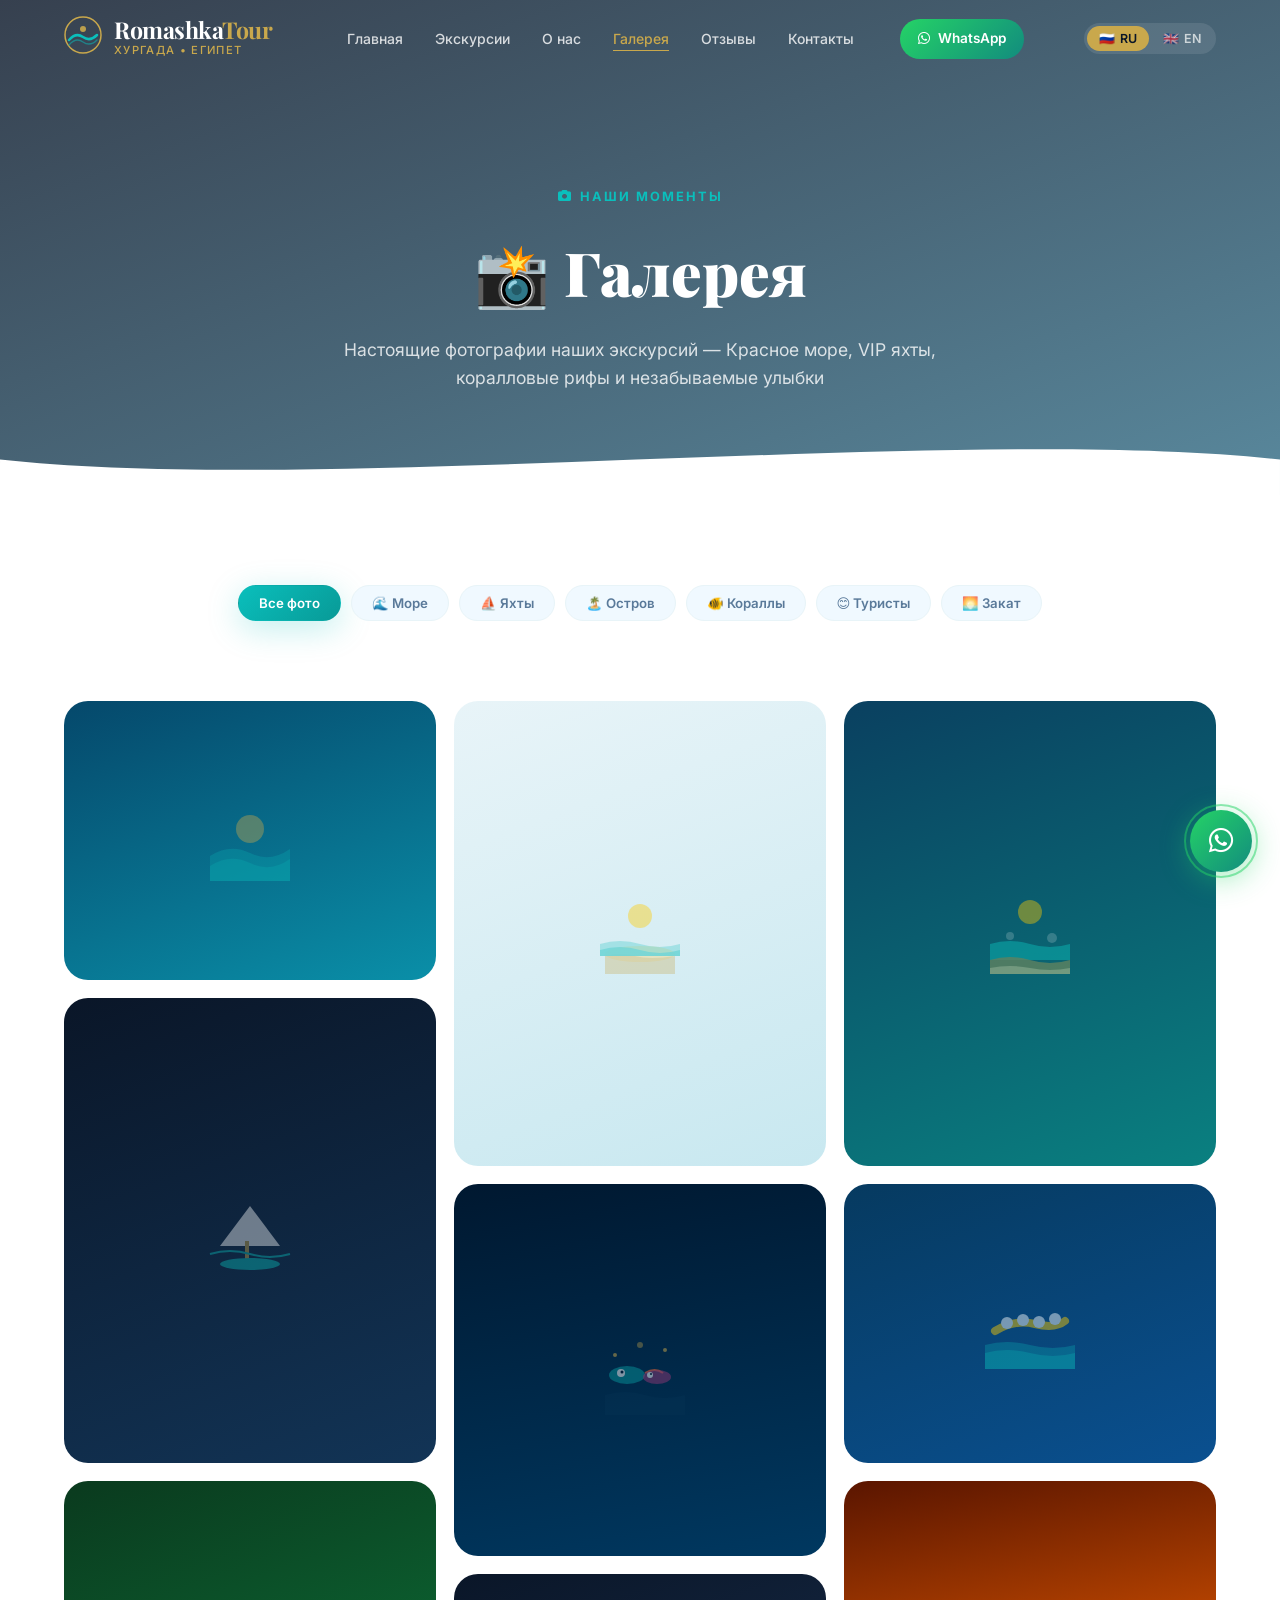
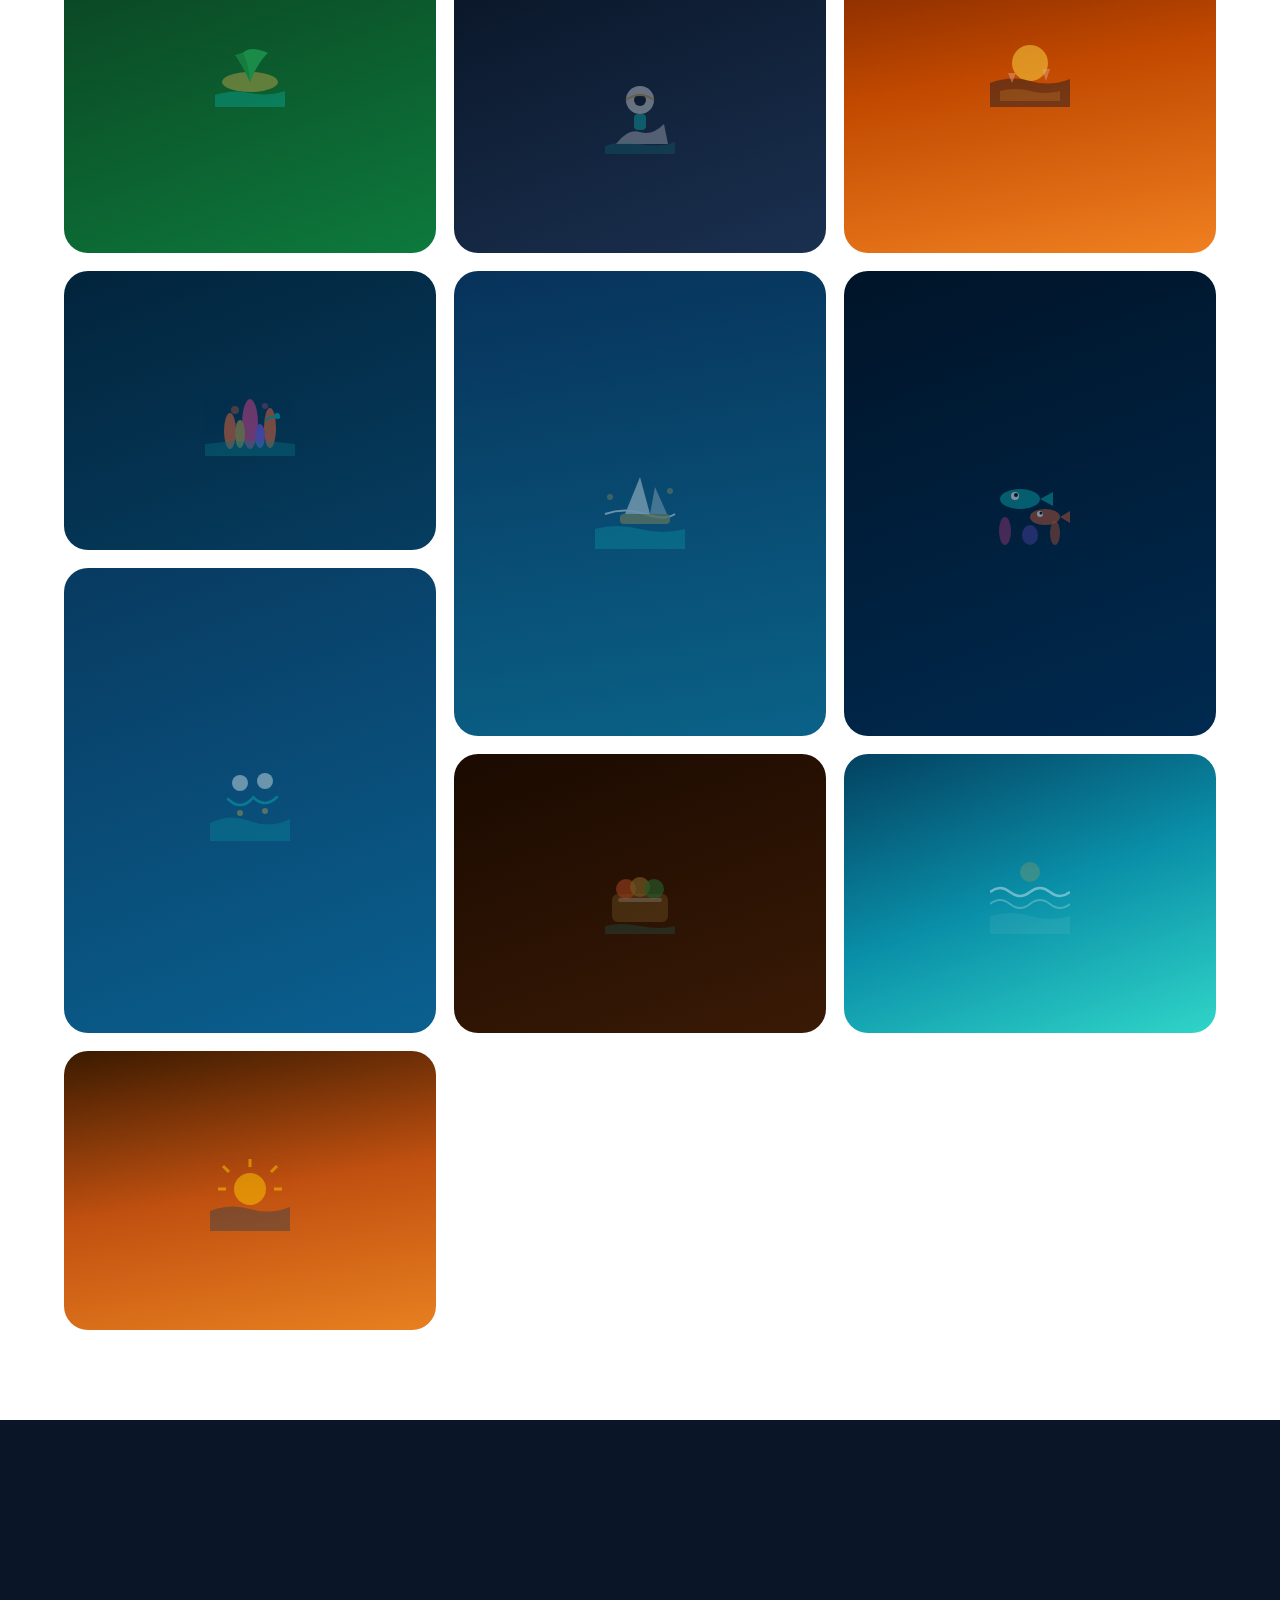
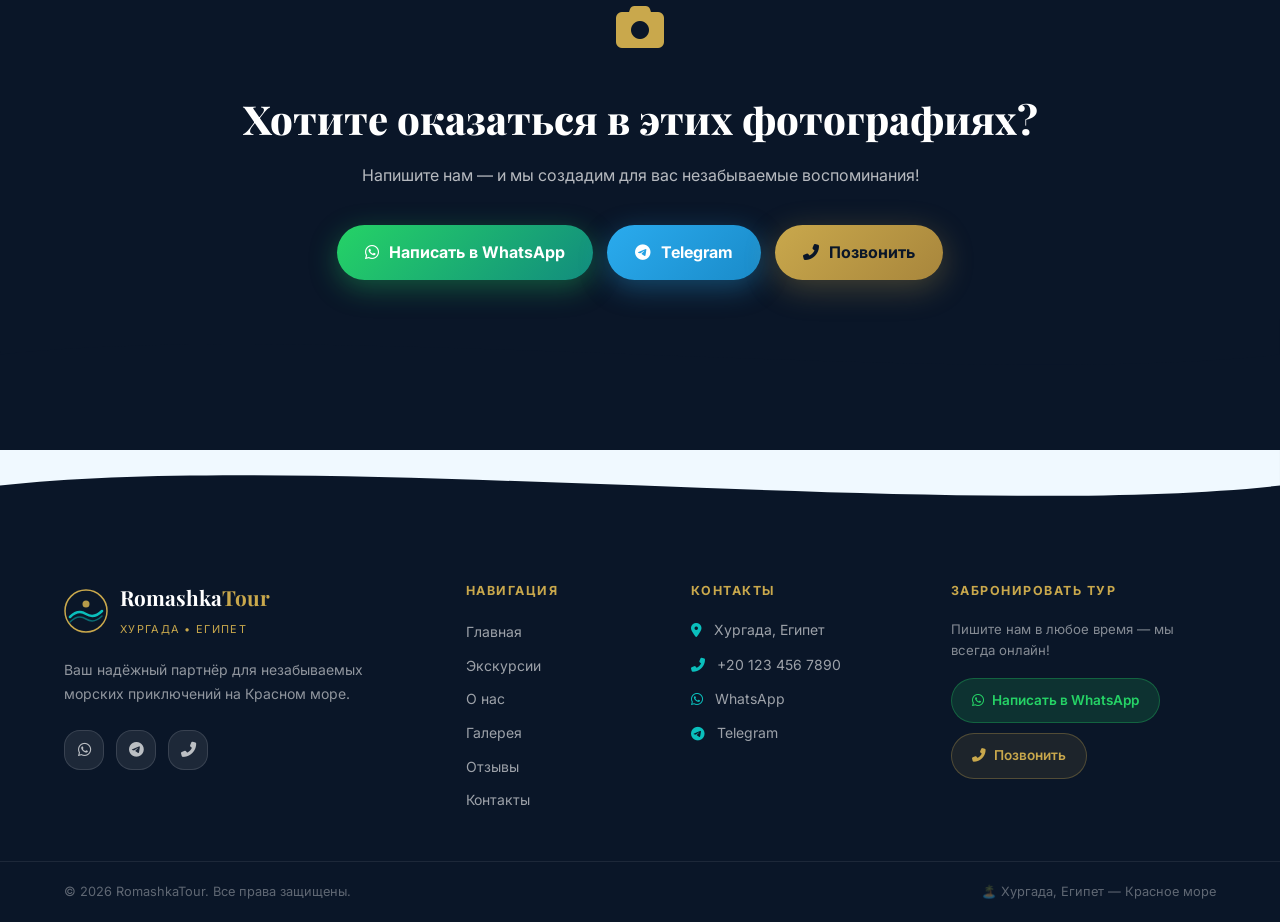
<file: gallery.html>
<!DOCTYPE html>
<html lang="ru">
<head>
  <meta charset="UTF-8" />
  <meta name="viewport" content="width=device-width, initial-scale=1.0" />
  <meta name="description" content="Галерея RomashkaTour — фотографии VIP яхт, Красного моря, коралловых рифов, острова и туристов на экскурсиях в Хургаде." />
  <meta name="keywords" content="галерея Хургада, фото Красное море, VIP яхта фото, снорклинг Египет, остров Хургада фото" />
  <meta name="author" content="RomashkaTour" />
  <meta property="og:title" content="Галерея — RomashkaTour Хургада" />
  <meta property="og:description" content="Фотографии наших экскурсий: Красное море, VIP яхты, коралловые рифы, райский остров и счастливые туристы." />
  <meta property="og:type" content="website" />
  <title>Галерея — RomashkaTour | VIP Экскурсии Хургада</title>
  <script>document.documentElement.classList.add('js');</script>
  <link rel="preconnect" href="https://fonts.googleapis.com" />
  <link rel="preconnect" href="https://fonts.gstatic.com" crossorigin />
  <link href="https://fonts.googleapis.com/css2?family=Playfair+Display:ital,wght@0,400;0,600;0,700;0,900;1,400&family=Inter:wght@300;400;500;600;700&display=swap" rel="stylesheet" />
  <link rel="stylesheet" href="https://cdnjs.cloudflare.com/ajax/libs/font-awesome/6.5.0/css/all.min.css" />
  <link rel="stylesheet" href="css/style.css" />
</head>
<body>

<!-- ========== PRELOADER ========== -->
<div class="preloader" id="preloader">
  <div class="preloader-inner">
    <div class="preloader-wave"></div>
    <div class="preloader-logo">
      <svg width="60" height="60" viewBox="0 0 60 60" fill="none">
        <circle cx="30" cy="30" r="28" stroke="#C9A84C" stroke-width="2"/>
        <path d="M10 38 Q20 28 30 35 Q40 42 50 32" stroke="#0ABFBC" stroke-width="3" fill="none" stroke-linecap="round"/>
        <path d="M10 44 Q20 34 30 41 Q40 48 50 38" stroke="#0ABFBC" stroke-width="2" fill="none" stroke-linecap="round" opacity="0.6"/>
      </svg>
    </div>
    <p class="preloader-text" data-ru="Загрузка..." data-en="Loading...">Загрузка...</p>
  </div>
</div>

<!-- ========== FLOATING WHATSAPP ========== -->
<a href="https://wa.me/201234567890" target="_blank" class="whatsapp-float" aria-label="WhatsApp">
  <i class="fab fa-whatsapp"></i>
  <span class="whatsapp-pulse"></span>
</a>

<!-- ========== HEADER / NAV ========== -->
<header class="header" id="header">
  <div class="header-inner container">
    <a href="index.html" class="logo">
      <div class="logo-icon">
        <svg width="38" height="38" viewBox="0 0 38 38" fill="none">
          <circle cx="19" cy="19" r="18" stroke="#C9A84C" stroke-width="1.5"/>
          <path d="M5 24 Q12 16 19 21 Q26 26 33 19" stroke="#0ABFBC" stroke-width="2.5" fill="none" stroke-linecap="round"/>
          <path d="M5 29 Q12 21 19 26 Q26 31 33 24" stroke="#0ABFBC" stroke-width="1.5" fill="none" stroke-linecap="round" opacity="0.5"/>
          <circle cx="19" cy="13" r="3" fill="#C9A84C" opacity="0.9"/>
        </svg>
      </div>
      <div class="logo-text">
        <span class="logo-name">Romashka<span>Tour</span></span>
        <span class="logo-sub" data-ru="Хургада • Египет" data-en="Hurghada • Egypt">Хургада • Египет</span>
      </div>
    </a>

    <nav class="nav" id="nav">
      <ul class="nav-list">
        <li><a href="index.html" class="nav-link" data-ru="Главная" data-en="Home">Главная</a></li>
        <li><a href="excursions.html" class="nav-link" data-ru="Экскурсии" data-en="Excursions">Экскурсии</a></li>
        <li><a href="about.html" class="nav-link" data-ru="О нас" data-en="About">О нас</a></li>
        <li><a href="gallery.html" class="nav-link active" data-ru="Галерея" data-en="Gallery">Галерея</a></li>
        <li><a href="reviews.html" class="nav-link" data-ru="Отзывы" data-en="Reviews">Отзывы</a></li>
        <li><a href="contacts.html" class="nav-link" data-ru="Контакты" data-en="Contacts">Контакты</a></li>
      </ul>
      <div class="nav-cta">
        <a href="https://wa.me/201234567890" target="_blank" class="btn-nav-wa">
          <i class="fab fa-whatsapp"></i>
          <span data-ru="WhatsApp" data-en="WhatsApp">WhatsApp</span>
        </a>
      </div>
    </nav>

    <div class="header-controls">
      <div class="lang-switcher" id="langSwitcher">
        <button class="lang-btn active" data-lang="ru">
          <span class="flag">🇷🇺</span> RU
        </button>
        <button class="lang-btn" data-lang="en">
          <span class="flag">🇬🇧</span> EN
        </button>
      </div>
      <button class="burger" id="burger" aria-label="Меню">
        <span></span><span></span><span></span>
      </button>
    </div>
  </div>
</header>

<!-- ========== PAGE HERO ========== -->
<section class="page-hero" style="background: linear-gradient(160deg, rgba(10,22,40,0.82) 0%, rgba(10,80,110,0.68) 100%), url('https://images.unsplash.com/photo-1505118380757-91f5f5632de0?w=1920&q=80') center/cover no-repeat;">
  <div class="page-hero-content" data-aos="fade-up">
    <div class="section-eyebrow" style="justify-content:center; margin-bottom:16px;">
      <i class="fas fa-camera"></i>
      <span data-ru="Наши моменты" data-en="Our Moments">Наши моменты</span>
    </div>
    <h1 data-ru="📸 Галерея" data-en="📸 Gallery">📸 Галерея</h1>
    <p data-ru="Настоящие фотографии наших экскурсий — Красное море, VIP яхты, коралловые рифы и незабываемые улыбки" data-en="Real photos from our excursions — Red Sea, VIP yachts, coral reefs and unforgettable smiles">Настоящие фотографии наших экскурсий — Красное море, VIP яхты, коралловые рифы и незабываемые улыбки</p>
  </div>
  <div class="page-hero-wave">
    <svg viewBox="0 0 1440 80" fill="none" xmlns="http://www.w3.org/2000/svg">
      <path d="M0,40 C360,80 1080,0 1440,40 L1440,80 L0,80 Z" fill="#ffffff"/>
    </svg>
  </div>
</section>

<!-- ========== GALLERY FILTER ========== -->
<section class="section-pad" style="background:#fff; padding-bottom: 0;">
  <div class="container">
    <div class="gallery-filter" id="galleryFilter">
      <button class="gf-btn active" data-filter="all" data-ru="Все фото" data-en="All Photos">Все фото</button>
      <button class="gf-btn" data-filter="sea" data-ru="🌊 Море" data-en="🌊 Sea">🌊 Море</button>
      <button class="gf-btn" data-filter="yacht" data-ru="⛵ Яхты" data-en="⛵ Yachts">⛵ Яхты</button>
      <button class="gf-btn" data-filter="island" data-ru="🏝️ Остров" data-en="🏝️ Island">🏝️ Остров</button>
      <button class="gf-btn" data-filter="coral" data-ru="🐠 Кораллы" data-en="🐠 Corals">🐠 Кораллы</button>
      <button class="gf-btn" data-filter="tourists" data-ru="😊 Туристы" data-en="😊 Tourists">😊 Туристы</button>
      <button class="gf-btn" data-filter="sunset" data-ru="🌅 Закат" data-en="🌅 Sunset">🌅 Закат</button>
    </div>
  </div>
</section>

<!-- ========== GALLERY GRID ========== -->
<section class="section-pad" style="background:#fff; padding-top: 32px;">
  <div class="container">
    <div class="gallery-grid" id="galleryGrid">

      <!-- 1: Красное море -->
      <div class="gallery-item" data-category="sea" data-aos="fade-up" data-aos-delay="0">
        <div class="gallery-item-inner" style="aspect-ratio:4/3; background: linear-gradient(160deg,#05486b,#0a8fa8);">
          <svg width="80" height="80" viewBox="0 0 80 80" fill="none" opacity="0.4">
            <circle cx="40" cy="28" r="14" fill="#C9A84C"/>
            <path d="M0 55 Q20 42 40 52 Q60 62 80 48 L80 80 L0 80 Z" fill="#0ABFBC" opacity="0.6"/>
            <path d="M0 65 Q20 52 40 62 Q60 72 80 58 L80 80 L0 80 Z" fill="#0ABFBC"/>
          </svg>
        </div>
        <div class="gallery-overlay">
          <i class="gallery-zoom fas fa-expand-alt"></i>
          <p class="gallery-caption" data-ru="Бирюзовые воды Красного моря" data-en="Turquoise waters of the Red Sea">Бирюзовые воды Красного моря</p>
        </div>
      </div>

      <!-- 2: VIP яхта -->
      <div class="gallery-item" data-category="yacht" data-aos="fade-up" data-aos-delay="60">
        <div class="gallery-item-inner" style="aspect-ratio:4/5; background: linear-gradient(160deg,#0a1628,#123456);">
          <svg width="90" height="90" viewBox="0 0 90 90" fill="none" opacity="0.4">
            <path d="M15 60 L45 20 L75 60 Z" fill="white"/>
            <rect x="40" y="55" width="4" height="20" fill="#C9A84C"/>
            <ellipse cx="45" cy="78" rx="30" ry="6" fill="#0ABFBC"/>
            <path d="M5 68 Q25 62 45 68 Q65 74 85 68" stroke="#0ABFBC" stroke-width="2" fill="none"/>
          </svg>
        </div>
        <div class="gallery-overlay">
          <i class="gallery-zoom fas fa-expand-alt"></i>
          <p class="gallery-caption" data-ru="Наша VIP-яхта в открытом море" data-en="Our VIP yacht on the open sea">Наша VIP-яхта в открытом море</p>
        </div>
      </div>

      <!-- 3: Райский остров -->
      <div class="gallery-item" data-category="island" data-aos="fade-up" data-aos-delay="120">
        <div class="gallery-item-inner" style="aspect-ratio:1/1; background: linear-gradient(160deg,#0a3a1e,#0d7a3c);">
          <svg width="80" height="80" viewBox="0 0 80 80" fill="none" opacity="0.45">
            <ellipse cx="40" cy="55" rx="28" ry="10" fill="#C9A84C"/>
            <path d="M40 55 Q32 38 25 28 Q40 22 50 28 Q44 40 40 55Z" fill="#22a855"/>
            <path d="M40 55 Q48 35 58 26 Q40 18 33 26 Q39 38 40 55Z" fill="#2dc96a"/>
            <path d="M5 68 Q22 62 40 66 Q58 70 75 64 L75 80 L5 80 Z" fill="#0ABFBC" opacity="0.7"/>
          </svg>
        </div>
        <div class="gallery-overlay">
          <i class="gallery-zoom fas fa-expand-alt"></i>
          <p class="gallery-caption" data-ru="Райский остров — наш главный маршрут" data-en="Paradise Island — our main route">Райский остров — наш главный маршрут</p>
        </div>
      </div>

      <!-- 4: Коралловые рифы -->
      <div class="gallery-item" data-category="coral" data-aos="fade-up" data-aos-delay="0">
        <div class="gallery-item-inner" style="aspect-ratio:4/3; background: linear-gradient(160deg,#02243c,#063d60);">
          <svg width="90" height="90" viewBox="0 0 90 90" fill="none" opacity="0.45">
            <ellipse cx="25" cy="65" rx="6" ry="18" fill="#ff6b35"/>
            <ellipse cx="45" cy="58" rx="8" ry="25" fill="#e84393"/>
            <ellipse cx="65" cy="62" rx="6" ry="20" fill="#ff6b35"/>
            <ellipse cx="35" cy="68" rx="5" ry="14" fill="#C9A84C"/>
            <ellipse cx="55" cy="70" rx="5" ry="12" fill="#8b5cf6"/>
            <circle cx="30" cy="44" r="4" fill="#ff6b35" opacity="0.6"/>
            <circle cx="60" cy="40" r="3" fill="#e84393" opacity="0.6"/>
            <path d="M60 55 Q68 48 75 52" stroke="#0ABFBC" stroke-width="2" fill="none"/>
            <circle cx="72" cy="50" r="3" fill="#0ABFBC"/>
            <path d="M0 78 Q45 72 90 78 L90 90 L0 90Z" fill="#0ABFBC" opacity="0.4"/>
          </svg>
        </div>
        <div class="gallery-overlay">
          <i class="gallery-zoom fas fa-expand-alt"></i>
          <p class="gallery-caption" data-ru="Коралловые рифы — подводный сад" data-en="Coral reefs — an underwater garden">Коралловые рифы — подводный сад</p>
        </div>
      </div>

      <!-- 5: Туристы, снорклинг -->
      <div class="gallery-item" data-category="tourists" data-aos="fade-up" data-aos-delay="60">
        <div class="gallery-item-inner" style="aspect-ratio:4/5; background: linear-gradient(160deg,#083a60,#0a6090);">
          <svg width="80" height="80" viewBox="0 0 80 80" fill="none" opacity="0.4">
            <circle cx="30" cy="22" r="8" fill="white"/>
            <circle cx="55" cy="20" r="8" fill="white"/>
            <path d="M18 38 Q30 50 42 38" stroke="#0ABFBC" stroke-width="2.5" fill="none" stroke-linecap="round"/>
            <path d="M43 36 Q55 48 67 36" stroke="#0ABFBC" stroke-width="2.5" fill="none" stroke-linecap="round"/>
            <path d="M0 62 Q20 52 40 60 Q60 68 80 58 L80 80 L0 80Z" fill="#0ABFBC" opacity="0.5"/>
            <circle cx="30" cy="52" r="3" fill="#C9A84C"/>
            <circle cx="55" cy="50" r="3" fill="#C9A84C"/>
          </svg>
        </div>
        <div class="gallery-overlay">
          <i class="gallery-zoom fas fa-expand-alt"></i>
          <p class="gallery-caption" data-ru="Снорклинг среди кораллов" data-en="Snorkeling among corals">Снорклинг среди кораллов</p>
        </div>
      </div>

      <!-- 6: Закат -->
      <div class="gallery-item" data-category="sunset" data-aos="fade-up" data-aos-delay="120">
        <div class="gallery-item-inner" style="aspect-ratio:4/3; background: linear-gradient(170deg,#3a1a00,#c05010,#e88020);">
          <svg width="80" height="80" viewBox="0 0 80 80" fill="none" opacity="0.5">
            <circle cx="40" cy="38" r="16" fill="#ffcc00"/>
            <line x1="40" y1="8" x2="40" y2="16" stroke="#ffcc00" stroke-width="3"/>
            <line x1="67" y1="15" x2="61" y2="21" stroke="#ffcc00" stroke-width="3"/>
            <line x1="72" y1="38" x2="64" y2="38" stroke="#ffcc00" stroke-width="3"/>
            <line x1="8" y1="38" x2="16" y2="38" stroke="#ffcc00" stroke-width="3"/>
            <line x1="13" y1="15" x2="19" y2="21" stroke="#ffcc00" stroke-width="3"/>
            <path d="M0 60 Q20 52 40 58 Q60 64 80 56 L80 80 L0 80Z" fill="#0a3a5a" opacity="0.7"/>
          </svg>
        </div>
        <div class="gallery-overlay">
          <i class="gallery-zoom fas fa-expand-alt"></i>
          <p class="gallery-caption" data-ru="Магический закат над Красным морем" data-en="Magical sunset over the Red Sea">Магический закат над Красным морем</p>
        </div>
      </div>

      <!-- 7: Белоснежный пляж -->
      <div class="gallery-item" data-category="island" data-aos="fade-up" data-aos-delay="0">
        <div class="gallery-item-inner" style="aspect-ratio:4/5; background: linear-gradient(160deg,#e8f4f8,#c8e8f0);">
          <svg width="80" height="80" viewBox="0 0 80 80" fill="none" opacity="0.5">
            <ellipse cx="40" cy="60" rx="35" ry="8" fill="#f0d98e"/>
            <path d="M5 62 Q20 58 35 62 Q50 66 75 62 L75 80 L5 80Z" fill="#C9A84C" opacity="0.6"/>
            <circle cx="40" cy="22" r="12" fill="#ffcc00" opacity="0.8"/>
            <path d="M0 50 Q20 44 40 50 Q60 56 80 50 L80 62 L0 62Z" fill="#0ABFBC" opacity="0.5"/>
            <path d="M0 56 Q20 50 40 56 Q60 62 80 56 L80 62 L0 62Z" fill="#0ABFBC" opacity="0.8"/>
          </svg>
        </div>
        <div class="gallery-overlay">
          <i class="gallery-zoom fas fa-expand-alt"></i>
          <p class="gallery-caption" data-ru="Белоснежный пляж острова" data-en="The island's snow-white beach">Белоснежный пляж острова</p>
        </div>
      </div>

      <!-- 8: Подводный мир -->
      <div class="gallery-item" data-category="coral" data-aos="fade-up" data-aos-delay="60">
        <div class="gallery-item-inner" style="aspect-ratio:1/1; background: linear-gradient(170deg,#001830,#003860);">
          <svg width="90" height="90" viewBox="0 0 90 90" fill="none" opacity="0.5">
            <ellipse cx="32" cy="50" rx="18" ry="9" fill="#0ABFBC" opacity="0.7"/>
            <circle cx="26" cy="48" r="4" fill="#fff"/>
            <circle cx="27" cy="47" r="1.5" fill="#001830"/>
            <path d="M50 48 Q60 42 68 48" stroke="#ff6b35" stroke-width="2" fill="none"/>
            <ellipse cx="62" cy="52" rx="14" ry="7" fill="#e84393" opacity="0.6"/>
            <circle cx="55" cy="50" r="3" fill="#fff"/>
            <circle cx="56" cy="49" r="1" fill="#001830"/>
            <path d="M10 70 Q30 64 50 70 Q70 76 90 70 L90 90 L10 90Z" fill="#0a3a5a" opacity="0.4"/>
            <circle cx="20" cy="30" r="2" fill="#C9A84C"/>
            <circle cx="70" cy="25" r="2" fill="#C9A84C"/>
            <circle cx="45" cy="20" r="3" fill="#C9A84C" opacity="0.7"/>
          </svg>
        </div>
        <div class="gallery-overlay">
          <i class="gallery-zoom fas fa-expand-alt"></i>
          <p class="gallery-caption" data-ru="Удивительный подводный мир" data-en="Amazing underwater world">Удивительный подводный мир</p>
        </div>
      </div>

      <!-- 9: Гид Бишой -->
      <div class="gallery-item" data-category="tourists" data-aos="fade-up" data-aos-delay="120">
        <div class="gallery-item-inner" style="aspect-ratio:4/3; background: linear-gradient(160deg,#0a1628,#1a3050);">
          <svg width="80" height="80" viewBox="0 0 80 80" fill="none" opacity="0.45">
            <circle cx="40" cy="26" r="14" fill="white" opacity="0.8"/>
            <path d="M16 70 Q28 54 40 58 Q52 62 64 50 L68 70 Z" fill="white" opacity="0.6"/>
            <circle cx="40" cy="26" r="6" fill="#0a1628"/>
            <path d="M26 26 Q40 16 54 26" stroke="#C9A84C" stroke-width="2" fill="none"/>
            <rect x="34" y="40" width="12" height="16" rx="4" fill="#0ABFBC" opacity="0.8"/>
            <path d="M5 72 Q20 66 40 70 Q60 74 75 68 L75 80 L5 80Z" fill="#0ABFBC" opacity="0.3"/>
          </svg>
        </div>
        <div class="gallery-overlay">
          <i class="gallery-zoom fas fa-expand-alt"></i>
          <p class="gallery-caption" data-ru="Гид Бишой с нашими гостями" data-en="Guide Bishoy with our guests">Гид Бишой с нашими гостями</p>
        </div>
      </div>

      <!-- 10: Яхта на горизонте -->
      <div class="gallery-item" data-category="yacht" data-aos="fade-up" data-aos-delay="0">
        <div class="gallery-item-inner" style="aspect-ratio:4/5; background: linear-gradient(170deg,#07325a,#0a6288);">
          <svg width="90" height="90" viewBox="0 0 90 90" fill="none" opacity="0.4">
            <path d="M10 55 Q30 48 50 55 Q70 62 80 55" stroke="white" stroke-width="2" fill="none"/>
            <path d="M30 55 L45 18 L55 55Z" fill="white" opacity="0.9"/>
            <path d="M55 55 L60 28 L72 55Z" fill="white" opacity="0.6"/>
            <rect x="25" y="55" width="50" height="10" rx="4" fill="#C9A84C" opacity="0.8"/>
            <path d="M0 70 Q22 64 45 70 Q68 76 90 70 L90 90 L0 90Z" fill="#0ABFBC" opacity="0.6"/>
            <circle cx="15" cy="38" r="3" fill="#C9A84C" opacity="0.7"/>
            <circle cx="75" cy="32" r="3" fill="#C9A84C" opacity="0.7"/>
          </svg>
        </div>
        <div class="gallery-overlay">
          <i class="gallery-zoom fas fa-expand-alt"></i>
          <p class="gallery-caption" data-ru="VIP яхта в открытом Красном море" data-en="VIP yacht in the open Red Sea">VIP яхта в открытом Красном море</p>
        </div>
      </div>

      <!-- 11: Обед на борту -->
      <div class="gallery-item" data-category="tourists" data-aos="fade-up" data-aos-delay="60">
        <div class="gallery-item-inner" style="aspect-ratio:4/3; background: linear-gradient(160deg,#1a0a00,#3a1a06);">
          <svg width="80" height="80" viewBox="0 0 80 80" fill="none" opacity="0.45">
            <rect x="12" y="40" width="56" height="28" rx="6" fill="#C9A84C" opacity="0.4"/>
            <circle cx="26" cy="35" r="10" fill="#ff6b35" opacity="0.7"/>
            <circle cx="40" cy="33" r="10" fill="#C9A84C" opacity="0.7"/>
            <circle cx="54" cy="35" r="10" fill="#22a855" opacity="0.7"/>
            <rect x="18" y="44" width="44" height="4" rx="2" fill="white" opacity="0.4"/>
            <path d="M5 72 Q20 68 40 72 Q60 76 75 72 L75 80 L5 80Z" fill="#0ABFBC" opacity="0.3"/>
          </svg>
        </div>
        <div class="gallery-overlay">
          <i class="gallery-zoom fas fa-expand-alt"></i>
          <p class="gallery-caption" data-ru="Вкусный обед на борту яхты" data-en="Delicious lunch on board the yacht">Вкусный обед на борту яхты</p>
        </div>
      </div>

      <!-- 12: Пляж Хургады -->
      <div class="gallery-item" data-category="sea" data-aos="fade-up" data-aos-delay="120">
        <div class="gallery-item-inner" style="aspect-ratio:4/5; background: linear-gradient(160deg,#0a4060,#0a8080);">
          <svg width="80" height="80" viewBox="0 0 80 80" fill="none" opacity="0.45">
            <circle cx="40" cy="18" r="12" fill="#ffcc00" opacity="0.9"/>
            <path d="M0 50 Q20 44 40 50 Q60 56 80 50 L80 66 L0 66Z" fill="#0ABFBC"/>
            <path d="M0 58 Q20 52 40 58 Q60 64 80 58 L80 66 L0 66Z" fill="#0ABFBC" opacity="0.7"/>
            <path d="M0 66 Q20 60 40 66 Q60 72 80 66 L80 80 L0 80Z" fill="#C9A84C" opacity="0.8"/>
            <path d="M0 74 Q20 70 40 74 Q60 78 80 74 L80 80 L0 80Z" fill="#f0d98e"/>
            <circle cx="62" cy="44" r="5" fill="white" opacity="0.4"/>
            <circle cx="20" cy="42" r="4" fill="white" opacity="0.4"/>
          </svg>
        </div>
        <div class="gallery-overlay">
          <i class="gallery-zoom fas fa-expand-alt"></i>
          <p class="gallery-caption" data-ru="Пляжи Хургады — лучшее место для отдыха" data-en="Hurghada beaches — the best place to relax">Пляжи Хургады — лучшее место для отдыха</p>
        </div>
      </div>

      <!-- 13: Водные развлечения — банан -->
      <div class="gallery-item" data-category="tourists" data-aos="fade-up" data-aos-delay="0">
        <div class="gallery-item-inner" style="aspect-ratio:4/3; background: linear-gradient(160deg,#063a60,#0a5090);">
          <svg width="90" height="90" viewBox="0 0 90 90" fill="none" opacity="0.45">
            <path d="M10 52 Q30 40 50 45 Q70 50 80 42" stroke="#ffcc00" stroke-width="8" fill="none" stroke-linecap="round"/>
            <circle cx="22" cy="44" r="6" fill="white"/>
            <circle cx="38" cy="41" r="6" fill="white"/>
            <circle cx="54" cy="43" r="6" fill="white"/>
            <circle cx="70" cy="40" r="6" fill="white"/>
            <path d="M0 66 Q22 60 45 66 Q68 72 90 66 L90 90 L0 90Z" fill="#0ABFBC" opacity="0.6"/>
            <path d="M0 74 Q22 68 45 74 Q68 80 90 74 L90 90 L0 90Z" fill="#0ABFBC"/>
          </svg>
        </div>
        <div class="gallery-overlay">
          <i class="gallery-zoom fas fa-expand-alt"></i>
          <p class="gallery-caption" data-ru="Катание на банане — весёлые эмоции!" data-en="Banana boat — fun and thrills!">Катание на банане — весёлые эмоции!</p>
        </div>
      </div>

      <!-- 14: Закат с яхты -->
      <div class="gallery-item" data-category="sunset" data-aos="fade-up" data-aos-delay="60">
        <div class="gallery-item-inner" style="aspect-ratio:1/1; background: linear-gradient(170deg,#5a1500,#c04800,#f08020);">
          <svg width="80" height="80" viewBox="0 0 80 80" fill="none" opacity="0.5">
            <circle cx="40" cy="36" r="18" fill="#ffdd44"/>
            <path d="M0 56 Q20 48 40 54 Q60 60 80 52 L80 80 L0 80Z" fill="#0a1628" opacity="0.85"/>
            <path d="M22 56 L18 46 L26 46Z" fill="white" opacity="0.5"/>
            <path d="M56 54 L52 42 L60 42Z" fill="white" opacity="0.5"/>
            <path d="M10 64 Q25 60 40 64 Q55 68 70 64 L70 74 L10 74Z" fill="#C9A84C" opacity="0.3"/>
          </svg>
        </div>
        <div class="gallery-overlay">
          <i class="gallery-zoom fas fa-expand-alt"></i>
          <p class="gallery-caption" data-ru="Закат с борта яхты — незабываемо" data-en="Sunset from the yacht deck — unforgettable">Закат с борта яхты — незабываемо</p>
        </div>
      </div>

      <!-- 15: Рыбы и кораллы -->
      <div class="gallery-item" data-category="coral" data-aos="fade-up" data-aos-delay="120">
        <div class="gallery-item-inner" style="aspect-ratio:4/5; background: linear-gradient(160deg,#001428,#002a50);">
          <svg width="90" height="90" viewBox="0 0 90 90" fill="none" opacity="0.5">
            <ellipse cx="35" cy="40" rx="20" ry="10" fill="#0ABFBC" opacity="0.8"/>
            <polygon points="55,40 68,33 68,47" fill="#0ABFBC" opacity="0.8"/>
            <circle cx="30" cy="37" r="4" fill="white"/>
            <circle cx="31" cy="36" r="2" fill="#001428"/>
            <ellipse cx="60" cy="58" rx="15" ry="8" fill="#ff6b35" opacity="0.7"/>
            <polygon points="75,58 85,52 85,64" fill="#ff6b35" opacity="0.7"/>
            <circle cx="55" cy="55" r="3" fill="white"/>
            <circle cx="56" cy="54" r="1.5" fill="#001428"/>
            <ellipse cx="20" cy="72" rx="6" ry="14" fill="#e84393" opacity="0.6"/>
            <ellipse cx="45" cy="76" rx="8" ry="10" fill="#8b5cf6" opacity="0.5"/>
            <ellipse cx="70" cy="74" rx="5" ry="12" fill="#ff6b35" opacity="0.6"/>
          </svg>
        </div>
        <div class="gallery-overlay">
          <i class="gallery-zoom fas fa-expand-alt"></i>
          <p class="gallery-caption" data-ru="Тропические рыбки и кораллы" data-en="Tropical fish and coral">Тропические рыбки и кораллы</p>
        </div>
      </div>

      <!-- 16: Море вблизи острова -->
      <div class="gallery-item" data-category="sea" data-aos="fade-up" data-aos-delay="0">
        <div class="gallery-item-inner" style="aspect-ratio:4/3; background: linear-gradient(160deg,#034060,#0a8fa8,#30d5c8);">
          <svg width="80" height="80" viewBox="0 0 80 80" fill="none" opacity="0.4">
            <path d="M0 38 Q10 30 20 38 Q30 46 40 38 Q50 30 60 38 Q70 46 80 38" stroke="white" stroke-width="2.5" fill="none"/>
            <path d="M0 50 Q10 42 20 50 Q30 58 40 50 Q50 42 60 50 Q70 58 80 50" stroke="white" stroke-width="2" fill="none" opacity="0.6"/>
            <circle cx="40" cy="18" r="10" fill="#C9A84C" opacity="0.6"/>
            <path d="M0 62 Q20 56 40 62 Q60 68 80 62 L80 80 L0 80Z" fill="white" opacity="0.15"/>
          </svg>
        </div>
        <div class="gallery-overlay">
          <i class="gallery-zoom fas fa-expand-alt"></i>
          <p class="gallery-caption" data-ru="Кристально чистая вода Красного моря" data-en="Crystal clear Red Sea water">Кристально чистая вода Красного моря</p>
        </div>
      </div>

    </div>

    <!-- Пустое состояние (если фильтр ничего не нашёл) -->
    <div class="gallery-empty" id="galleryEmpty" style="display:none; text-align:center; padding:60px 24px;">
      <i class="fas fa-image" style="font-size:3rem; color:var(--gray-3); margin-bottom:16px; display:block;"></i>
      <p data-ru="Фотографии в этой категории появятся скоро" data-en="Photos in this category coming soon" style="color:var(--text-light); font-size:1rem;">Фотографии в этой категории появятся скоро</p>
    </div>
  </div>
</section>

<!-- ========== CTA BANNER ========== -->
<section class="cta-banner">
  <div class="cta-wave-top">
    <svg viewBox="0 0 1440 80" fill="none"><path d="M0,40 C360,80 1080,0 1440,40 L1440,80 L0,80 Z" fill="#0A1628"/></svg>
  </div>
  <div class="cta-content container" data-aos="fade-up">
    <div class="cta-icon"><i class="fas fa-camera"></i></div>
    <h2 data-ru="Хотите оказаться в этих фотографиях?" data-en="Want to be in these photos?">Хотите оказаться в этих фотографиях?</h2>
    <p data-ru="Напишите нам — и мы создадим для вас незабываемые воспоминания!" data-en="Write to us — and we'll create unforgettable memories for you!">Напишите нам — и мы создадим для вас незабываемые воспоминания!</p>
    <div class="cta-btns">
      <a href="https://wa.me/201234567890" target="_blank" class="btn-wa-big">
        <i class="fab fa-whatsapp"></i>
        <span data-ru="Написать в WhatsApp" data-en="WhatsApp Us">Написать в WhatsApp</span>
      </a>
      <a href="https://t.me/romashkatour" target="_blank" class="btn-tg-big">
        <i class="fab fa-telegram"></i>
        <span data-ru="Telegram" data-en="Telegram">Telegram</span>
      </a>
      <a href="tel:+201234567890" class="btn-call-big">
        <i class="fas fa-phone-alt"></i>
        <span data-ru="Позвонить" data-en="Call">Позвонить</span>
      </a>
    </div>
  </div>
  <div class="cta-wave-bottom">
    <svg viewBox="0 0 1440 80" fill="none"><path d="M0,40 C360,0 1080,80 1440,40 L1440,0 L0,0 Z" fill="#0A1628"/></svg>
  </div>
</section>

<!-- ========== FOOTER ========== -->
<footer class="footer">
  <div class="footer-wave">
    <svg viewBox="0 0 1440 80" fill="none"><path d="M0,40 C360,0 1080,80 1440,40 L1440,0 L0,0 Z" fill="#F0F9FF"/></svg>
  </div>
  <div class="footer-main container">
    <div class="footer-brand">
      <a href="index.html" class="footer-logo">
        <svg width="44" height="44" viewBox="0 0 44 44" fill="none">
          <circle cx="22" cy="22" r="21" stroke="#C9A84C" stroke-width="1.5"/>
          <path d="M6 28 Q14 20 22 25 Q30 30 38 22" stroke="#0ABFBC" stroke-width="2.5" fill="none" stroke-linecap="round"/>
          <path d="M6 33 Q14 25 22 30 Q30 35 38 27" stroke="#0ABFBC" stroke-width="1.5" fill="none" stroke-linecap="round" opacity="0.5"/>
          <circle cx="22" cy="15" r="3.5" fill="#C9A84C" opacity="0.9"/>
        </svg>
        <div>
          <span class="footer-logo-name">Romashka<span>Tour</span></span>
          <span class="footer-logo-sub" data-ru="Хургада • Египет" data-en="Hurghada • Egypt">Хургада • Египет</span>
        </div>
      </a>
      <p class="footer-desc" data-ru="Ваш надёжный партнёр для незабываемых морских приключений на Красном море." data-en="Your reliable partner for unforgettable sea adventures on the Red Sea.">Ваш надёжный партнёр для незабываемых морских приключений на Красном море.</p>
      <div class="footer-socials">
        <a href="https://wa.me/201234567890" target="_blank" aria-label="WhatsApp"><i class="fab fa-whatsapp"></i></a>
        <a href="https://t.me/romashkatour" target="_blank" aria-label="Telegram"><i class="fab fa-telegram"></i></a>
        <a href="tel:+201234567890" aria-label="Phone"><i class="fas fa-phone-alt"></i></a>
      </div>
    </div>

    <div class="footer-nav-block">
      <h4 data-ru="Навигация" data-en="Navigation">Навигация</h4>
      <ul>
        <li><a href="index.html" data-ru="Главная" data-en="Home">Главная</a></li>
        <li><a href="excursions.html" data-ru="Экскурсии" data-en="Excursions">Экскурсии</a></li>
        <li><a href="about.html" data-ru="О нас" data-en="About">О нас</a></li>
        <li><a href="gallery.html" data-ru="Галерея" data-en="Gallery">Галерея</a></li>
        <li><a href="reviews.html" data-ru="Отзывы" data-en="Reviews">Отзывы</a></li>
        <li><a href="contacts.html" data-ru="Контакты" data-en="Contacts">Контакты</a></li>
      </ul>
    </div>

    <div class="footer-contact-block">
      <h4 data-ru="Контакты" data-en="Contacts">Контакты</h4>
      <ul class="footer-contacts">
        <li>
          <i class="fas fa-map-marker-alt"></i>
          <span data-ru="Хургада, Египет" data-en="Hurghada, Egypt">Хургада, Египет</span>
        </li>
        <li>
          <i class="fas fa-phone-alt"></i>
          <a href="tel:+201234567890">+20 123 456 7890</a>
        </li>
        <li>
          <i class="fab fa-whatsapp"></i>
          <a href="https://wa.me/201234567890" target="_blank">WhatsApp</a>
        </li>
        <li>
          <i class="fab fa-telegram"></i>
          <a href="https://t.me/romashkatour" target="_blank">Telegram</a>
        </li>
      </ul>
    </div>

    <div class="footer-cta-block">
      <h4 data-ru="Забронировать тур" data-en="Book a Tour">Забронировать тур</h4>
      <p data-ru="Пишите нам в любое время — мы всегда онлайн!" data-en="Write to us anytime — we're always online!">Пишите нам в любое время — мы всегда онлайн!</p>
      <a href="https://wa.me/201234567890" target="_blank" class="btn-footer-wa">
        <i class="fab fa-whatsapp"></i>
        <span data-ru="Написать в WhatsApp" data-en="WhatsApp Us">Написать в WhatsApp</span>
      </a>
      <a href="tel:+201234567890" class="btn-footer-call">
        <i class="fas fa-phone-alt"></i>
        <span data-ru="Позвонить" data-en="Call">Позвонить</span>
      </a>
    </div>
  </div>

  <div class="footer-bottom">
    <div class="container footer-bottom-inner">
      <p>© 2026 RomashkaTour. <span data-ru="Все права защищены." data-en="All rights reserved.">Все права защищены.</span></p>
      <p data-ru="🏝️ Хургада, Египет — Красное море" data-en="🏝️ Hurghada, Egypt — Red Sea">🏝️ Хургада, Египет — Красное море</p>
    </div>
  </div>
</footer>

<!-- ========== GALLERY FILTER + STYLES (inline, not touching style.css) ========== -->
<style>
  .gallery-filter {
    display: flex;
    flex-wrap: wrap;
    gap: 10px;
    justify-content: center;
    margin-bottom: 40px;
    padding-bottom: 8px;
  }
  .gf-btn {
    display: inline-flex;
    align-items: center;
    gap: 6px;
    padding: 9px 20px;
    border-radius: var(--radius-full);
    font-size: 0.83rem;
    font-weight: 600;
    color: var(--text-light);
    background: var(--off-white);
    border: 1.5px solid var(--gray-2);
    cursor: pointer;
    transition: var(--transition);
    white-space: nowrap;
  }
  .gf-btn:hover {
    border-color: var(--teal);
    color: var(--teal);
    background: var(--teal-light);
  }
  .gf-btn.active {
    background: linear-gradient(135deg, var(--teal), var(--teal-dark));
    color: white;
    border-color: transparent;
    box-shadow: var(--shadow-teal);
  }
  .gallery-item {
    transition: opacity 0.4s ease, transform 0.4s ease;
  }
  .gallery-item.hidden {
    display: none;
  }
</style>

<script src="js/script.js"></script>

<!-- GALLERY FILTER LOGIC -->
<script>
  (function() {
    const filterBtns = document.querySelectorAll('.gf-btn');
    const items = document.querySelectorAll('.gallery-item[data-category]');
    const emptyMsg = document.getElementById('galleryEmpty');

    filterBtns.forEach(btn => {
      btn.addEventListener('click', () => {
        const filter = btn.dataset.filter;

        // Update active button
        filterBtns.forEach(b => b.classList.remove('active'));
        btn.classList.add('active');

        // Filter items
        let visible = 0;
        items.forEach(item => {
          const cat = item.dataset.category;
          const show = filter === 'all' || cat === filter;
          item.classList.toggle('hidden', !show);
          if (show) visible++;
        });

        // Show/hide empty message
        if (emptyMsg) emptyMsg.style.display = visible === 0 ? 'block' : 'none';
      });
    });

    // Update filter button text on lang switch
    // (already handled by data-ru/data-en on the buttons)
  })();
</script>
</body>
</html>
</file>
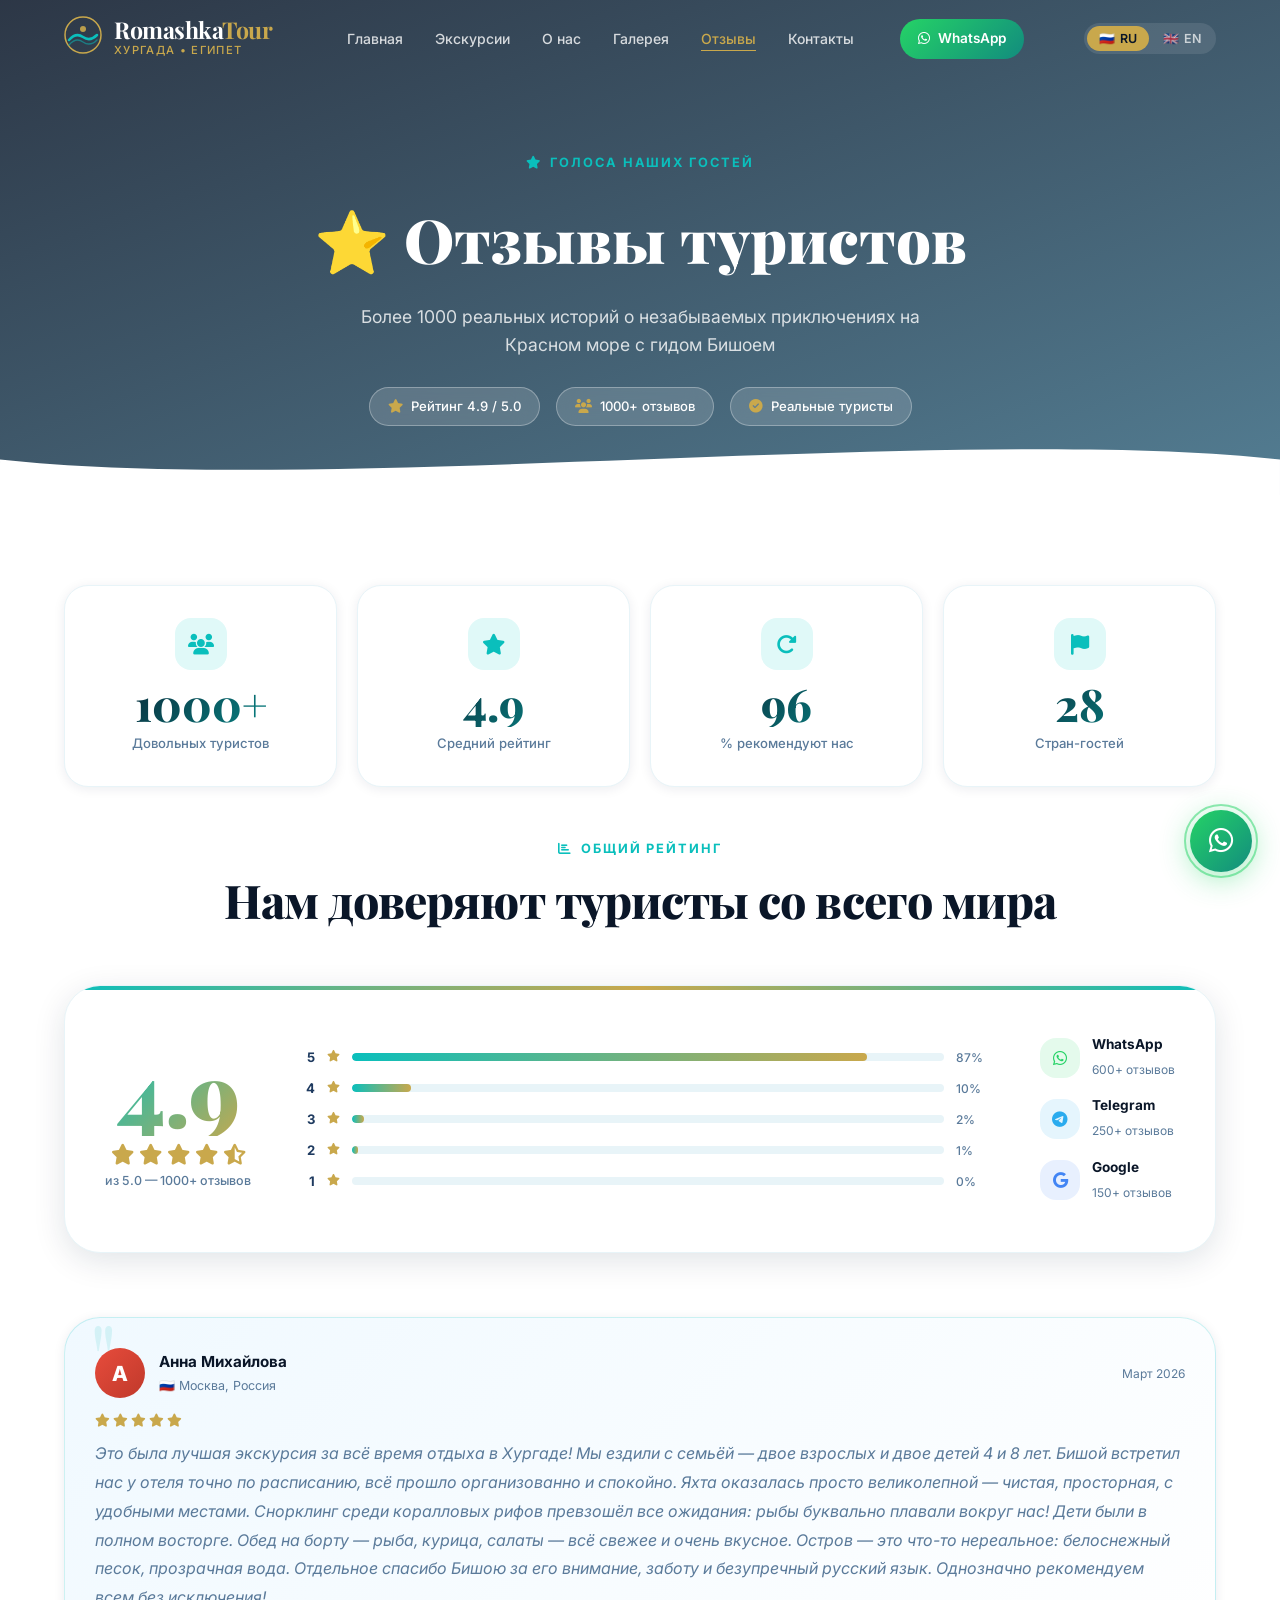
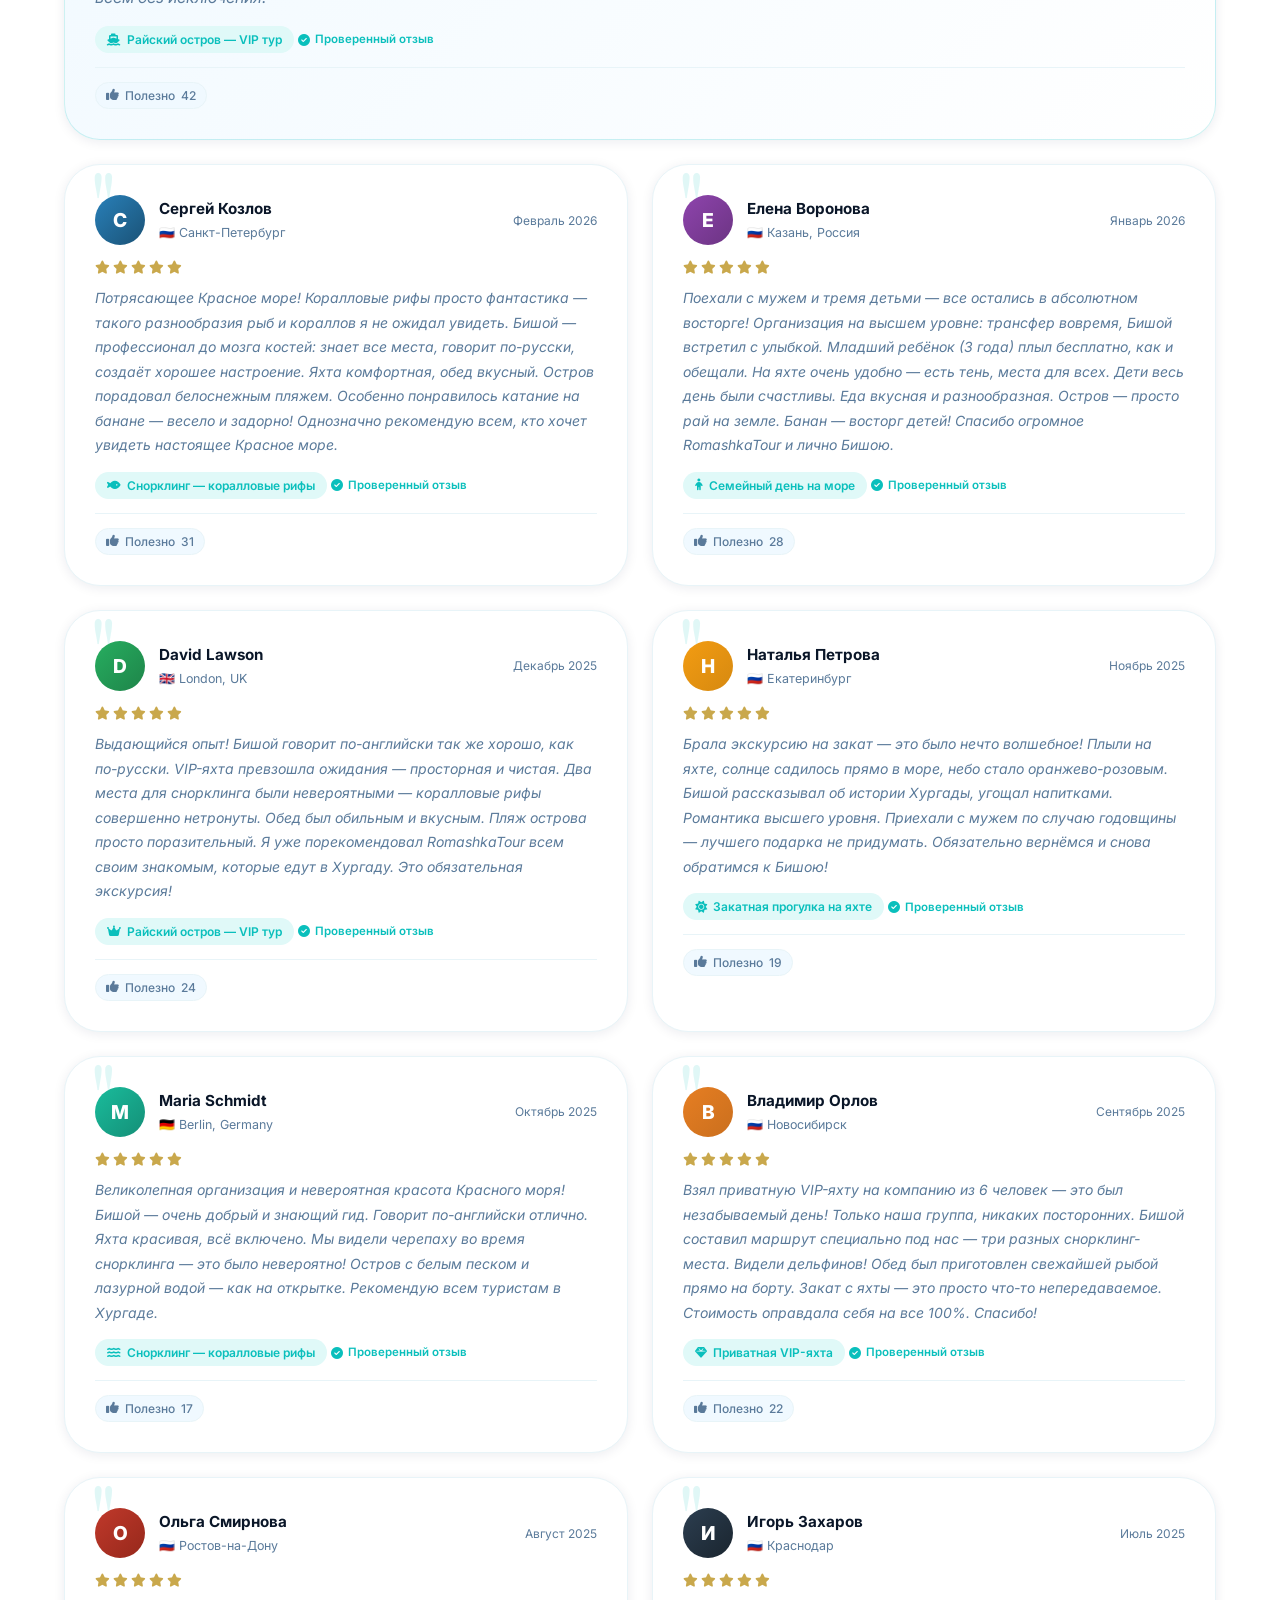
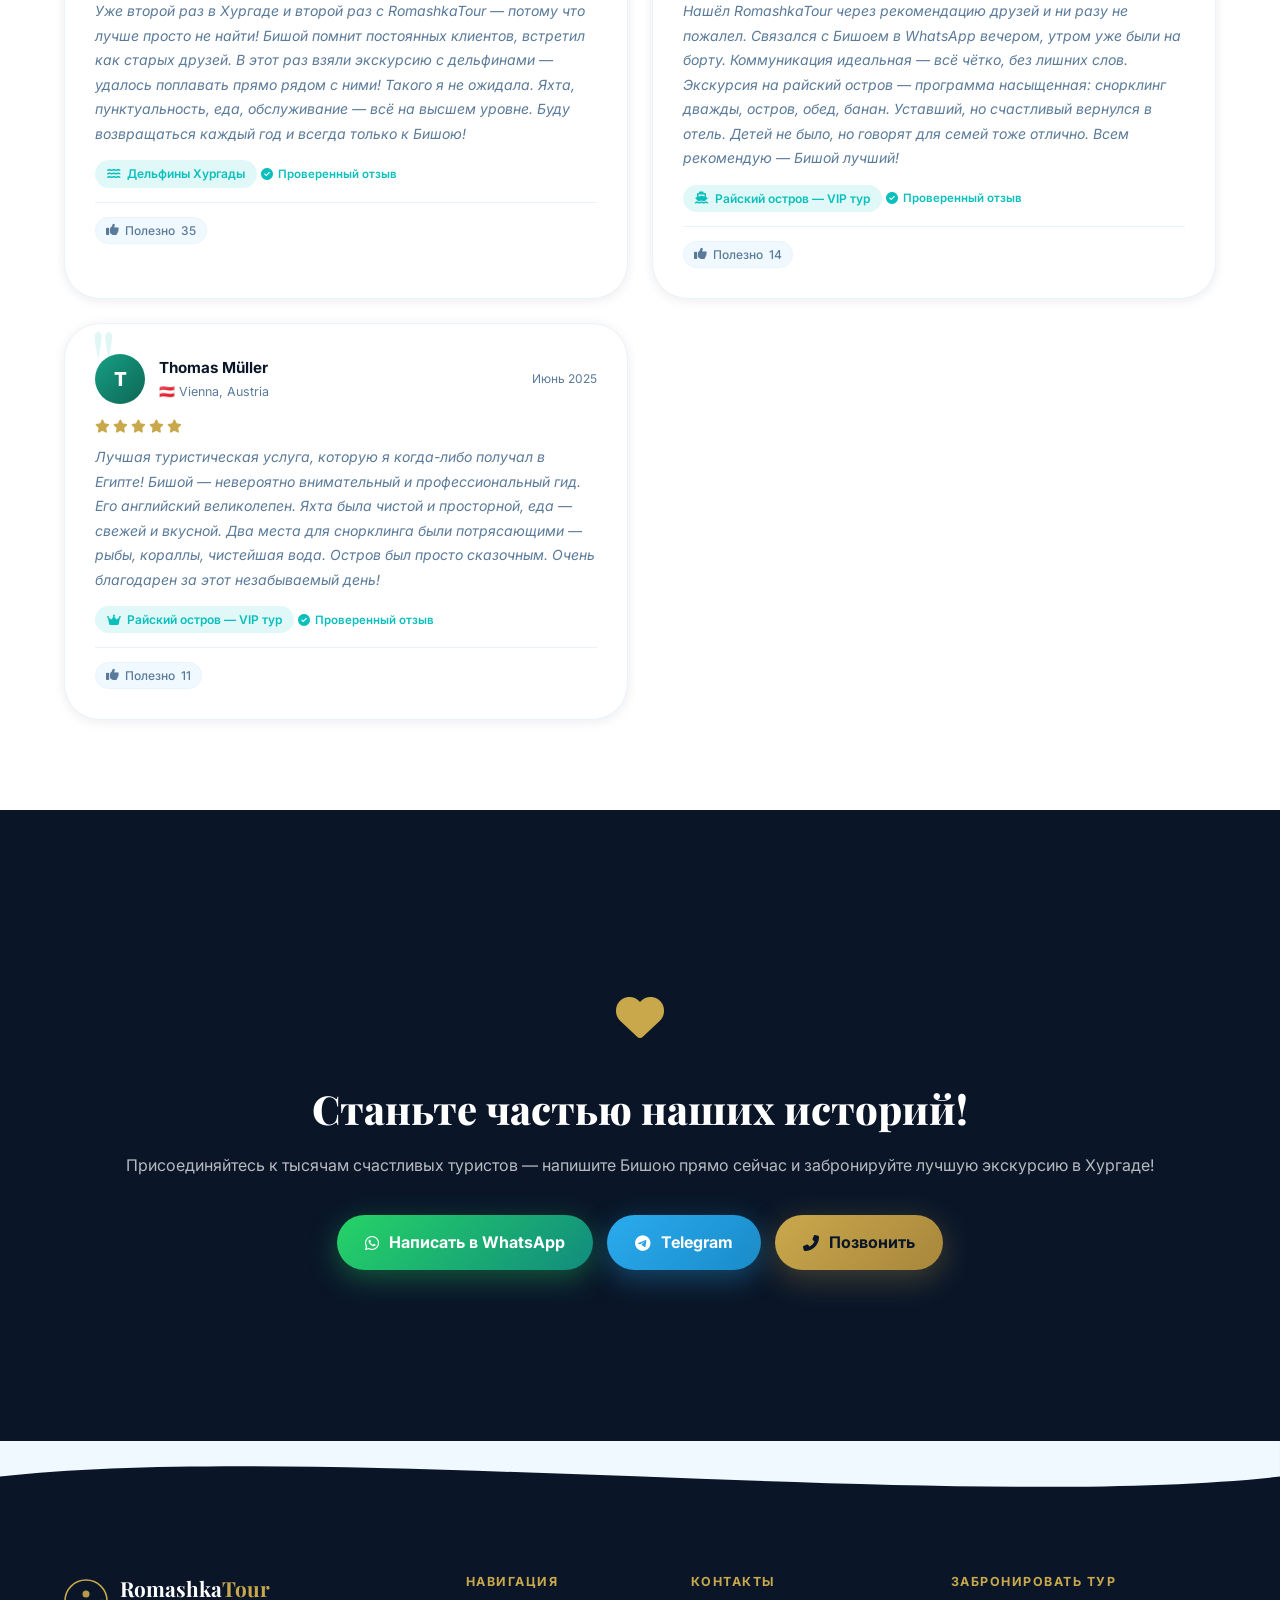
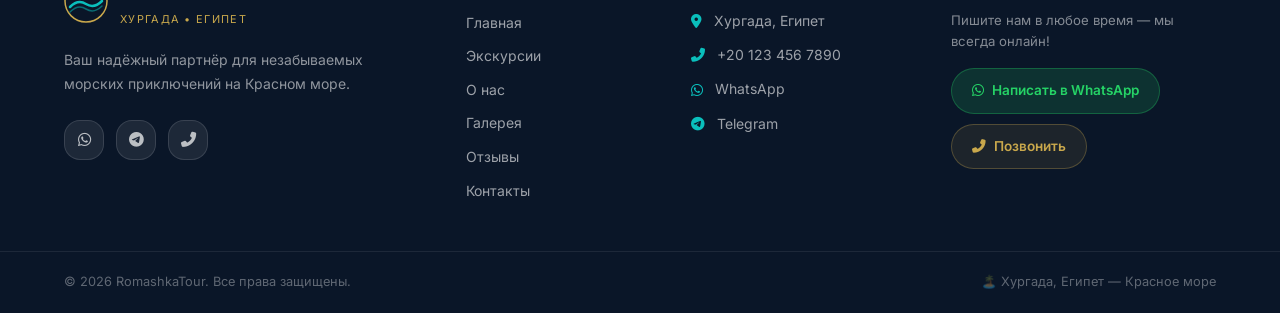
<file: reviews.html>
<!DOCTYPE html>
<html lang="ru">
<head>
  <meta charset="UTF-8" />
  <meta name="viewport" content="width=device-width, initial-scale=1.0" />
  <meta name="description" content="Отзывы туристов о RomashkaTour — более 1000 довольных гостей. Реальные отзывы о VIP экскурсиях в Хургаде с гидом Бишоем. Рейтинг 4.9/5." />
  <meta name="keywords" content="отзывы RomashkaTour, отзывы экскурсии Хургада, гид Бишой отзывы, VIP яхта Хургада отзывы" />
  <meta name="author" content="RomashkaTour" />
  <meta property="og:title" content="Отзывы — RomashkaTour Хургада" />
  <meta property="og:description" content="Более 1000 довольных туристов. Реальные отзывы о VIP экскурсиях на Красном море с гидом Бишоем." />
  <meta property="og:type" content="website" />
  <title>Отзывы туристов — RomashkaTour | VIP Экскурсии Хургада</title>
  <script>document.documentElement.classList.add('js');</script>
  <link rel="preconnect" href="https://fonts.googleapis.com" />
  <link rel="preconnect" href="https://fonts.gstatic.com" crossorigin />
  <link href="https://fonts.googleapis.com/css2?family=Playfair+Display:ital,wght@0,400;0,600;0,700;0,900;1,400&family=Inter:wght@300;400;500;600;700&display=swap" rel="stylesheet" />
  <link rel="stylesheet" href="https://cdnjs.cloudflare.com/ajax/libs/font-awesome/6.5.0/css/all.min.css" />
  <link rel="stylesheet" href="css/style.css" />

  <style>
    /* ─── REVIEWS PAGE — только уникальные стили этой страницы ─── */

    /* Общий рейтинг-блок */
    .rating-summary {
      background: white;
      border: 1px solid var(--gray-2);
      border-radius: var(--radius-xl);
      padding: 48px 40px;
      display: grid;
      grid-template-columns: auto 1fr auto;
      gap: 48px;
      align-items: center;
      box-shadow: var(--shadow-md);
      margin-bottom: 64px;
      position: relative;
      overflow: hidden;
    }
    .rating-summary::before {
      content: '';
      position: absolute;
      top: 0; left: 0; right: 0;
      height: 4px;
      background: linear-gradient(90deg, var(--teal), var(--gold), var(--teal));
    }

    /* Левая часть — большая цифра */
    .rs-score {
      text-align: center;
      flex-shrink: 0;
    }
    .rs-big-num {
      font-family: var(--font-display);
      font-size: 5.5rem;
      font-weight: 900;
      line-height: 1;
      background: linear-gradient(135deg, var(--teal), var(--gold));
      -webkit-background-clip: text;
      -webkit-text-fill-color: transparent;
      background-clip: text;
    }
    .rs-stars-row {
      display: flex;
      gap: 5px;
      justify-content: center;
      margin: 8px 0 6px;
    }
    .rs-stars-row i {
      color: var(--gold);
      font-size: 1.3rem;
    }
    .rs-count {
      font-size: 0.78rem;
      color: var(--text-light);
      font-weight: 500;
    }

    /* Средняя часть — полоски */
    .rs-bars {
      display: flex;
      flex-direction: column;
      gap: 10px;
    }
    .rs-bar-row {
      display: flex;
      align-items: center;
      gap: 12px;
    }
    .rs-bar-label {
      width: 16px;
      font-size: 0.82rem;
      font-weight: 700;
      color: var(--text);
      text-align: right;
      flex-shrink: 0;
    }
    .rs-bar-star {
      color: var(--gold);
      font-size: 0.72rem;
      flex-shrink: 0;
    }
    .rs-bar-track {
      flex: 1;
      height: 8px;
      background: var(--gray-2);
      border-radius: 4px;
      overflow: hidden;
    }
    .rs-bar-fill {
      height: 100%;
      background: linear-gradient(90deg, var(--teal), var(--gold));
      border-radius: 4px;
      transform: scaleX(0);
      transform-origin: left;
      transition: transform 1.2s cubic-bezier(0.4, 0, 0.2, 1);
    }
    .rs-bar-fill.animated {
      transform: scaleX(1);
    }
    .rs-bar-pct {
      width: 36px;
      font-size: 0.75rem;
      color: var(--text-light);
      font-weight: 500;
      flex-shrink: 0;
    }

    /* Правая часть — источники */
    .rs-sources {
      display: flex;
      flex-direction: column;
      gap: 14px;
    }
    .rs-source-item {
      display: flex;
      align-items: center;
      gap: 12px;
    }
    .rs-source-icon {
      width: 40px;
      height: 40px;
      border-radius: var(--radius-md);
      display: flex;
      align-items: center;
      justify-content: center;
      font-size: 1rem;
      flex-shrink: 0;
    }
    .rs-source-icon.wa  { background: rgba(37,211,102,0.12); color: #25d366; }
    .rs-source-icon.tg  { background: rgba(42,171,238,0.12); color: #2AABEE; }
    .rs-source-icon.ggl { background: rgba(66,133,244,0.12); color: #4285f4; }
    .rs-source-meta strong {
      display: block;
      font-size: 0.85rem;
      font-weight: 700;
      color: var(--dark);
    }
    .rs-source-meta span {
      font-size: 0.75rem;
      color: var(--text-light);
    }

    /* ─── КАРТОЧКИ ОТЗЫВОВ ─── */
    /* Используем существующий .reviews-grid + .review-card из style.css */
    /* Дополнительные микростили */
    .review-card .rc-verified {
      display: inline-flex;
      align-items: center;
      gap: 5px;
      font-size: 0.72rem;
      color: var(--teal);
      font-weight: 600;
      margin-top: 12px;
    }
    .review-card .rc-verified i {
      font-size: 0.75rem;
    }
    .review-card .rc-helpful {
      display: flex;
      align-items: center;
      gap: 16px;
      margin-top: 14px;
      padding-top: 14px;
      border-top: 1px solid var(--gray-2);
    }
    .rc-helpful-btn {
      display: inline-flex;
      align-items: center;
      gap: 6px;
      font-size: 0.75rem;
      color: var(--text-light);
      font-weight: 500;
      cursor: pointer;
      padding: 5px 10px;
      border-radius: var(--radius-md);
      background: var(--off-white);
      border: 1px solid var(--gray-2);
      transition: var(--transition-fast);
    }
    .rc-helpful-btn:hover,
    .rc-helpful-btn.liked {
      background: var(--teal-light);
      color: var(--teal);
      border-color: rgba(10,191,188,0.3);
    }
    .rc-helpful-btn i { font-size: 0.8rem; }

    /* Карточка-featured (большой отзыв) */
    .review-card.rc-featured {
      grid-column: span 2;
      background: linear-gradient(135deg, var(--off-white), white);
      border: 1px solid rgba(10,191,188,0.2);
    }
    .review-card.rc-featured .rc-text {
      font-size: 1rem;
      line-height: 1.8;
    }

    /* ─── СТАТИСТИКА ─── */
    /* Используем существующий .stats-grid + .stat-card */

    /* ─── БЛОК ПРИЗЫВА ─── */
    /* Используем существующий .cta-banner */

    /* ─── RESPONSIVE ─── */
    @media (max-width: 900px) {
      .rating-summary {
        grid-template-columns: 1fr;
        gap: 32px;
        padding: 32px 24px;
      }
      .rs-score { order: 1; }
      .rs-bars  { order: 2; }
      .rs-sources { order: 3; flex-direction: row; flex-wrap: wrap; justify-content: center; }
    }
    @media (max-width: 640px) {
      .review-card.rc-featured { grid-column: span 1; }
    }
  </style>
</head>
<body>

<!-- ========== PRELOADER ========== -->
<div class="preloader" id="preloader">
  <div class="preloader-inner">
    <div class="preloader-wave"></div>
    <div class="preloader-logo">
      <svg width="60" height="60" viewBox="0 0 60 60" fill="none">
        <circle cx="30" cy="30" r="28" stroke="#C9A84C" stroke-width="2"/>
        <path d="M10 38 Q20 28 30 35 Q40 42 50 32" stroke="#0ABFBC" stroke-width="3" fill="none" stroke-linecap="round"/>
        <path d="M10 44 Q20 34 30 41 Q40 48 50 38" stroke="#0ABFBC" stroke-width="2" fill="none" stroke-linecap="round" opacity="0.6"/>
      </svg>
    </div>
    <p class="preloader-text" data-ru="Загрузка..." data-en="Loading...">Загрузка...</p>
  </div>
</div>

<!-- ========== FLOATING WHATSAPP ========== -->
<a href="https://wa.me/201234567890" target="_blank" class="whatsapp-float" aria-label="WhatsApp">
  <i class="fab fa-whatsapp"></i>
  <span class="whatsapp-pulse"></span>
</a>

<!-- ========== HEADER / NAV ========== -->
<header class="header" id="header">
  <div class="header-inner container">

    <a href="index.html" class="logo">
      <div class="logo-icon">
        <svg width="38" height="38" viewBox="0 0 38 38" fill="none">
          <circle cx="19" cy="19" r="18" stroke="#C9A84C" stroke-width="1.5"/>
          <path d="M5 24 Q12 16 19 21 Q26 26 33 19" stroke="#0ABFBC" stroke-width="2.5" fill="none" stroke-linecap="round"/>
          <path d="M5 29 Q12 21 19 26 Q26 31 33 24" stroke="#0ABFBC" stroke-width="1.5" fill="none" stroke-linecap="round" opacity="0.5"/>
          <circle cx="19" cy="13" r="3" fill="#C9A84C" opacity="0.9"/>
        </svg>
      </div>
      <div class="logo-text">
        <span class="logo-name">Romashka<span>Tour</span></span>
        <span class="logo-sub" data-ru="Хургада • Египет" data-en="Hurghada • Egypt">Хургада • Египет</span>
      </div>
    </a>

    <nav class="nav" id="nav">
      <ul class="nav-list">
        <li><a href="index.html"      class="nav-link"        data-ru="Главная"   data-en="Home">Главная</a></li>
        <li><a href="excursions.html" class="nav-link"        data-ru="Экскурсии" data-en="Excursions">Экскурсии</a></li>
        <li><a href="about.html"      class="nav-link"        data-ru="О нас"     data-en="About">О нас</a></li>
        <li><a href="gallery.html"    class="nav-link"        data-ru="Галерея"   data-en="Gallery">Галерея</a></li>
        <li><a href="reviews.html"    class="nav-link active" data-ru="Отзывы"    data-en="Reviews">Отзывы</a></li>
        <li><a href="contacts.html"   class="nav-link"        data-ru="Контакты"  data-en="Contacts">Контакты</a></li>
      </ul>
      <div class="nav-cta">
        <a href="https://wa.me/201234567890" target="_blank" class="btn-nav-wa">
          <i class="fab fa-whatsapp"></i>
          <span data-ru="WhatsApp" data-en="WhatsApp">WhatsApp</span>
        </a>
      </div>
    </nav>

    <div class="header-controls">
      <div class="lang-switcher" id="langSwitcher">
        <button class="lang-btn active" data-lang="ru"><span class="flag">🇷🇺</span> RU</button>
        <button class="lang-btn"        data-lang="en"><span class="flag">🇬🇧</span> EN</button>
      </div>
      <button class="burger" id="burger" aria-label="Меню">
        <span></span><span></span><span></span>
      </button>
    </div>

  </div>
</header>

<!-- ========== PAGE HERO ========== -->
<section class="page-hero"
  style="background: linear-gradient(160deg, rgba(10,22,40,0.86) 0%, rgba(10,70,100,0.70) 100%),
         url('https://images.unsplash.com/photo-1505118380757-91f5f5632de0?w=1920&q=80') center/cover no-repeat;">
  <div class="page-hero-content" data-aos="fade-up">
    <div class="section-eyebrow" style="justify-content:center; margin-bottom:16px;">
      <i class="fas fa-star"></i>
      <span data-ru="Голоса наших гостей" data-en="Voices of Our Guests">Голоса наших гостей</span>
    </div>
    <h1 data-ru="⭐ Отзывы туристов" data-en="⭐ Tourist Reviews">⭐ Отзывы туристов</h1>
    <p data-ru="Более 1000 реальных историй о незабываемых приключениях на Красном море с гидом Бишоем" data-en="Over 1000 real stories about unforgettable adventures on the Red Sea with guide Bishoy">
      Более 1000 реальных историй о незабываемых приключениях на Красном море с гидом Бишоем
    </p>
    <!-- Hero-trust badges -->
    <div class="hero-trust" style="margin-top:28px; justify-content:center;">
      <div class="trust-item">
        <i class="fas fa-star"></i>
        <span data-ru="Рейтинг 4.9 / 5.0" data-en="Rating 4.9 / 5.0">Рейтинг 4.9 / 5.0</span>
      </div>
      <div class="trust-item">
        <i class="fas fa-users"></i>
        <span data-ru="1000+ отзывов" data-en="1000+ reviews">1000+ отзывов</span>
      </div>
      <div class="trust-item">
        <i class="fas fa-check-circle"></i>
        <span data-ru="Реальные туристы" data-en="Real tourists">Реальные туристы</span>
      </div>
    </div>
  </div>
  <div class="page-hero-wave">
    <svg viewBox="0 0 1440 80" fill="none" xmlns="http://www.w3.org/2000/svg">
      <path d="M0,40 C360,80 1080,0 1440,40 L1440,80 L0,80 Z" fill="#ffffff"/>
    </svg>
  </div>
</section>

<!-- ========== СТАТИСТИКА ========== -->
<section class="stats section-pad" style="padding-bottom:0;">
  <div class="container">
    <div class="stats-grid">
      <div class="stat-card" data-aos="fade-up" data-aos-delay="0">
        <div class="stat-icon"><i class="fas fa-users"></i></div>
        <div class="stat-num" data-count="1000">0</div>
        <div class="stat-label" data-ru="Довольных туристов" data-en="Happy Tourists">Довольных туристов</div>
      </div>
      <div class="stat-card" data-aos="fade-up" data-aos-delay="100">
        <div class="stat-icon"><i class="fas fa-star"></i></div>
        <div class="stat-num" data-count="4.9" data-decimal="true">0</div>
        <div class="stat-label" data-ru="Средний рейтинг" data-en="Average Rating">Средний рейтинг</div>
      </div>
      <div class="stat-card" data-aos="fade-up" data-aos-delay="200">
        <div class="stat-icon"><i class="fas fa-redo-alt"></i></div>
        <div class="stat-num" data-count="96">0</div>
        <div class="stat-label" data-ru="% рекомендуют нас" data-en="% Recommend Us">% рекомендуют нас</div>
      </div>
      <div class="stat-card" data-aos="fade-up" data-aos-delay="300">
        <div class="stat-icon"><i class="fas fa-flag"></i></div>
        <div class="stat-num" data-count="28">0</div>
        <div class="stat-label" data-ru="Стран-гостей" data-en="Guest Countries">Стран-гостей</div>
      </div>
    </div>
  </div>
</section>

<!-- ========== СВОДНЫЙ РЕЙТИНГ ========== -->
<section class="section-pad" style="background:#fff; padding-top:48px;">
  <div class="container">

    <div class="section-header" data-aos="fade-up">
      <div class="section-eyebrow">
        <i class="fas fa-chart-bar"></i>
        <span data-ru="Общий рейтинг" data-en="Overall Rating">Общий рейтинг</span>
      </div>
      <h2 class="section-title" data-ru="Нам доверяют туристы со всего мира" data-en="Tourists from Around the World Trust Us">Нам доверяют туристы со всего мира</h2>
    </div>

    <div class="rating-summary" data-aos="fade-up" id="ratingSummary">

      <!-- Большая оценка -->
      <div class="rs-score">
        <div class="rs-big-num">4.9</div>
        <div class="rs-stars-row">
          <i class="fas fa-star"></i>
          <i class="fas fa-star"></i>
          <i class="fas fa-star"></i>
          <i class="fas fa-star"></i>
          <i class="fas fa-star-half-alt"></i>
        </div>
        <div class="rs-count" data-ru="из 5.0 — 1000+ отзывов" data-en="out of 5.0 — 1000+ reviews">из 5.0 — 1000+ отзывов</div>
      </div>

      <!-- Полосы рейтинга -->
      <div class="rs-bars">
        <div class="rs-bar-row">
          <span class="rs-bar-label">5</span>
          <i class="fas fa-star rs-bar-star"></i>
          <div class="rs-bar-track">
            <div class="rs-bar-fill" style="width:87%;"></div>
          </div>
          <span class="rs-bar-pct">87%</span>
        </div>
        <div class="rs-bar-row">
          <span class="rs-bar-label">4</span>
          <i class="fas fa-star rs-bar-star"></i>
          <div class="rs-bar-track">
            <div class="rs-bar-fill" style="width:10%;"></div>
          </div>
          <span class="rs-bar-pct">10%</span>
        </div>
        <div class="rs-bar-row">
          <span class="rs-bar-label">3</span>
          <i class="fas fa-star rs-bar-star"></i>
          <div class="rs-bar-track">
            <div class="rs-bar-fill" style="width:2%;"></div>
          </div>
          <span class="rs-bar-pct">2%</span>
        </div>
        <div class="rs-bar-row">
          <span class="rs-bar-label">2</span>
          <i class="fas fa-star rs-bar-star"></i>
          <div class="rs-bar-track">
            <div class="rs-bar-fill" style="width:1%;"></div>
          </div>
          <span class="rs-bar-pct">1%</span>
        </div>
        <div class="rs-bar-row">
          <span class="rs-bar-label">1</span>
          <i class="fas fa-star rs-bar-star"></i>
          <div class="rs-bar-track">
            <div class="rs-bar-fill" style="width:0%;"></div>
          </div>
          <span class="rs-bar-pct">0%</span>
        </div>
      </div>

      <!-- Источники -->
      <div class="rs-sources">
        <div class="rs-source-item">
          <div class="rs-source-icon wa"><i class="fab fa-whatsapp"></i></div>
          <div class="rs-source-meta">
            <strong data-ru="WhatsApp" data-en="WhatsApp">WhatsApp</strong>
            <span data-ru="600+ отзывов" data-en="600+ reviews">600+ отзывов</span>
          </div>
        </div>
        <div class="rs-source-item">
          <div class="rs-source-icon tg"><i class="fab fa-telegram"></i></div>
          <div class="rs-source-meta">
            <strong data-ru="Telegram" data-en="Telegram">Telegram</strong>
            <span data-ru="250+ отзывов" data-en="250+ reviews">250+ отзывов</span>
          </div>
        </div>
        <div class="rs-source-item">
          <div class="rs-source-icon ggl"><i class="fab fa-google"></i></div>
          <div class="rs-source-meta">
            <strong data-ru="Google" data-en="Google">Google</strong>
            <span data-ru="150+ отзывов" data-en="150+ reviews">150+ отзывов</span>
          </div>
        </div>
      </div>

    </div><!-- /.rating-summary -->

    <!-- ─── 8+ ОТЗЫВОВ ─── -->
    <div class="reviews-grid" id="reviewsGrid">

      <!-- Отзыв 1 — Большой featured -->
      <div class="review-card rc-featured" data-aos="fade-up" data-aos-delay="0">
        <div class="rc-header">
          <div class="rc-avatar" style="background: linear-gradient(135deg,#e74c3c,#c0392b); font-size:1.3rem;">А</div>
          <div class="rc-meta">
            <div class="rc-name" data-ru="Анна Михайлова" data-en="Anna Mikhailova">Анна Михайлова</div>
            <div class="rc-origin" data-ru="🇷🇺 Москва, Россия" data-en="🇷🇺 Moscow, Russia">🇷🇺 Москва, Россия</div>
          </div>
          <div class="rc-date" data-ru="Март 2026" data-en="March 2026">Март 2026</div>
        </div>
        <div class="rc-stars">
          <i class="fas fa-star"></i><i class="fas fa-star"></i><i class="fas fa-star"></i><i class="fas fa-star"></i><i class="fas fa-star"></i>
        </div>
        <p class="rc-text" data-ru="Это была лучшая экскурсия за всё время отдыха в Хургаде! Мы ездили с семьёй — двое взрослых и двое детей 4 и 8 лет. Бишой встретил нас у отеля точно по расписанию, всё прошло организованно и спокойно. Яхта оказалась просто великолепной — чистая, просторная, с удобными местами. Снорклинг среди коралловых рифов превзошёл все ожидания: рыбы буквально плавали вокруг нас! Дети были в полном восторге. Обед на борту — рыба, курица, салаты — всё свежее и очень вкусное. Остров — это что-то нереальное: белоснежный песок, прозрачная вода. Отдельное спасибо Бишою за его внимание, заботу и безупречный русский язык. Однозначно рекомендуем всем без исключения!" data-en="This was the best excursion during our entire stay in Hurghada! We went with family — two adults and two children aged 4 and 8. Bishoy met us at the hotel exactly on schedule, everything went smoothly and calmly. The yacht was simply magnificent — clean, spacious, with comfortable seating. Snorkeling among the coral reefs exceeded all expectations: fish were literally swimming around us! The children were absolutely thrilled. Lunch on board — fish, chicken, salads — all fresh and very tasty. The island is something unreal: white sand, crystal clear water. Special thanks to Bishoy for his attention, care and impeccable Russian. We definitely recommend this to everyone without exception!">
          Это была лучшая экскурсия за всё время отдыха в Хургаде! Мы ездили с семьёй — двое взрослых и двое детей 4 и 8 лет. Бишой встретил нас у отеля точно по расписанию, всё прошло организованно и спокойно. Яхта оказалась просто великолепной — чистая, просторная, с удобными местами. Снорклинг среди коралловых рифов превзошёл все ожидания: рыбы буквально плавали вокруг нас! Дети были в полном восторге. Обед на борту — рыба, курица, салаты — всё свежее и очень вкусное. Остров — это что-то нереальное: белоснежный песок, прозрачная вода. Отдельное спасибо Бишою за его внимание, заботу и безупречный русский язык. Однозначно рекомендуем всем без исключения!
        </p>
        <div class="rc-excursion"><i class="fas fa-ship"></i> <span data-ru="Райский остров — VIP тур" data-en="Paradise Island — VIP Tour">Райский остров — VIP тур</span></div>
        <span class="rc-verified"><i class="fas fa-check-circle"></i> <span data-ru="Проверенный отзыв" data-en="Verified Review">Проверенный отзыв</span></span>
        <div class="rc-helpful">
          <button class="rc-helpful-btn" onclick="likeReview(this)">
            <i class="fas fa-thumbs-up"></i>
            <span data-ru="Полезно" data-en="Helpful">Полезно</span>
            <span class="like-count">42</span>
          </button>
        </div>
      </div>

      <!-- Отзыв 2 -->
      <div class="review-card" data-aos="fade-up" data-aos-delay="100">
        <div class="rc-header">
          <div class="rc-avatar" style="background: linear-gradient(135deg,#2980b9,#1a5276);">С</div>
          <div class="rc-meta">
            <div class="rc-name" data-ru="Сергей Козлов" data-en="Sergey Kozlov">Сергей Козлов</div>
            <div class="rc-origin" data-ru="🇷🇺 Санкт-Петербург" data-en="🇷🇺 Saint Petersburg">🇷🇺 Санкт-Петербург</div>
          </div>
          <div class="rc-date" data-ru="Февраль 2026" data-en="February 2026">Февраль 2026</div>
        </div>
        <div class="rc-stars">
          <i class="fas fa-star"></i><i class="fas fa-star"></i><i class="fas fa-star"></i><i class="fas fa-star"></i><i class="fas fa-star"></i>
        </div>
        <p class="rc-text" data-ru="Потрясающее Красное море! Коралловые рифы просто фантастика — такого разнообразия рыб и кораллов я не ожидал увидеть. Бишой — профессионал до мозга костей: знает все места, говорит по-русски, создаёт хорошее настроение. Яхта комфортная, обед вкусный. Остров порадовал белоснежным пляжем. Особенно понравилось катание на банане — весело и задорно! Однозначно рекомендую всем, кто хочет увидеть настоящее Красное море." data-en="Amazing Red Sea! The coral reefs are just fantastic — I didn't expect to see such a variety of fish and corals. Bishoy is a true professional: knows all the spots, speaks Russian, creates a great atmosphere. Comfortable yacht, tasty lunch. The island delighted with its snow-white beach. The banana boat ride was especially fun! I definitely recommend this to everyone who wants to see the real Red Sea.">
          Потрясающее Красное море! Коралловые рифы просто фантастика — такого разнообразия рыб и кораллов я не ожидал увидеть. Бишой — профессионал до мозга костей: знает все места, говорит по-русски, создаёт хорошее настроение. Яхта комфортная, обед вкусный. Остров порадовал белоснежным пляжем. Особенно понравилось катание на банане — весело и задорно! Однозначно рекомендую всем, кто хочет увидеть настоящее Красное море.
        </p>
        <div class="rc-excursion"><i class="fas fa-fish"></i> <span data-ru="Снорклинг — коралловые рифы" data-en="Snorkeling — coral reefs">Снорклинг — коралловые рифы</span></div>
        <span class="rc-verified"><i class="fas fa-check-circle"></i> <span data-ru="Проверенный отзыв" data-en="Verified Review">Проверенный отзыв</span></span>
        <div class="rc-helpful">
          <button class="rc-helpful-btn" onclick="likeReview(this)">
            <i class="fas fa-thumbs-up"></i>
            <span data-ru="Полезно" data-en="Helpful">Полезно</span>
            <span class="like-count">31</span>
          </button>
        </div>
      </div>

      <!-- Отзыв 3 -->
      <div class="review-card" data-aos="fade-up" data-aos-delay="0">
        <div class="rc-header">
          <div class="rc-avatar" style="background: linear-gradient(135deg,#8e44ad,#6c3483);">Е</div>
          <div class="rc-meta">
            <div class="rc-name" data-ru="Елена Воронова" data-en="Elena Voronova">Елена Воронова</div>
            <div class="rc-origin" data-ru="🇷🇺 Казань, Россия" data-en="🇷🇺 Kazan, Russia">🇷🇺 Казань, Россия</div>
          </div>
          <div class="rc-date" data-ru="Январь 2026" data-en="January 2026">Январь 2026</div>
        </div>
        <div class="rc-stars">
          <i class="fas fa-star"></i><i class="fas fa-star"></i><i class="fas fa-star"></i><i class="fas fa-star"></i><i class="fas fa-star"></i>
        </div>
        <p class="rc-text" data-ru="Поехали с мужем и тремя детьми — все остались в абсолютном восторге! Организация на высшем уровне: трансфер вовремя, Бишой встретил с улыбкой. Младший ребёнок (3 года) плыл бесплатно, как и обещали. На яхте очень удобно — есть тень, места для всех. Дети весь день были счастливы. Еда вкусная и разнообразная. Остров — просто рай на земле. Банан — восторг детей! Спасибо огромное RomashkaTour и лично Бишою." data-en="We went with my husband and three children — everyone was absolutely thrilled! Top-level organization: transfer on time, Bishoy met us with a smile. The youngest child (3 years) sailed for free, just as promised. Very comfortable on the yacht — there's shade, seats for everyone. The children were happy all day. The food was tasty and varied. The island is simply paradise on earth. The banana boat was a hit with the kids! Huge thanks to RomashkaTour and Bishoy personally.">
          Поехали с мужем и тремя детьми — все остались в абсолютном восторге! Организация на высшем уровне: трансфер вовремя, Бишой встретил с улыбкой. Младший ребёнок (3 года) плыл бесплатно, как и обещали. На яхте очень удобно — есть тень, места для всех. Дети весь день были счастливы. Еда вкусная и разнообразная. Остров — просто рай на земле. Банан — восторг детей! Спасибо огромное RomashkaTour и лично Бишою.
        </p>
        <div class="rc-excursion"><i class="fas fa-child"></i> <span data-ru="Семейный день на море" data-en="Family Day at Sea">Семейный день на море</span></div>
        <span class="rc-verified"><i class="fas fa-check-circle"></i> <span data-ru="Проверенный отзыв" data-en="Verified Review">Проверенный отзыв</span></span>
        <div class="rc-helpful">
          <button class="rc-helpful-btn" onclick="likeReview(this)">
            <i class="fas fa-thumbs-up"></i>
            <span data-ru="Полезно" data-en="Helpful">Полезно</span>
            <span class="like-count">28</span>
          </button>
        </div>
      </div>

      <!-- Отзыв 4 -->
      <div class="review-card" data-aos="fade-up" data-aos-delay="100">
        <div class="rc-header">
          <div class="rc-avatar" style="background: linear-gradient(135deg,#27ae60,#1e8449);">D</div>
          <div class="rc-meta">
            <div class="rc-name">David Lawson</div>
            <div class="rc-origin">🇬🇧 London, UK</div>
          </div>
          <div class="rc-date" data-ru="Декабрь 2025" data-en="December 2025">Декабрь 2025</div>
        </div>
        <div class="rc-stars">
          <i class="fas fa-star"></i><i class="fas fa-star"></i><i class="fas fa-star"></i><i class="fas fa-star"></i><i class="fas fa-star"></i>
        </div>
        <p class="rc-text" data-ru="Выдающийся опыт! Бишой говорит по-английски так же хорошо, как по-русски. VIP-яхта превзошла ожидания — просторная и чистая. Два места для снорклинга были невероятными — коралловые рифы совершенно нетронуты. Обед был обильным и вкусным. Пляж острова просто поразительный. Я уже порекомендовал RomashkaTour всем своим знакомым, которые едут в Хургаду. Это обязательная экскурсия!" data-en="Outstanding experience! Bishoy speaks English just as well as Russian. The VIP yacht exceeded expectations — spacious and clean. The two snorkeling spots were incredible — the coral reefs are completely pristine. Lunch was generous and delicious. The island beach is simply stunning. I have already recommended RomashkaTour to everyone I know who is going to Hurghada. This is a must-do excursion!">
          Outstanding experience! Bishoy speaks English just as well as Russian. The VIP yacht exceeded expectations — spacious and clean. The two snorkeling spots were incredible — the coral reefs are completely pristine. Lunch was generous and delicious. The island beach is simply stunning. I have already recommended RomashkaTour to everyone I know who is going to Hurghada. This is a must-do excursion!
        </p>
        <div class="rc-excursion"><i class="fas fa-crown"></i> <span data-ru="Райский остров — VIP тур" data-en="Paradise Island — VIP Tour">Paradise Island — VIP Tour</span></div>
        <span class="rc-verified"><i class="fas fa-check-circle"></i> <span data-ru="Проверенный отзыв" data-en="Verified Review">Verified Review</span></span>
        <div class="rc-helpful">
          <button class="rc-helpful-btn" onclick="likeReview(this)">
            <i class="fas fa-thumbs-up"></i>
            <span data-ru="Полезно" data-en="Helpful">Helpful</span>
            <span class="like-count">24</span>
          </button>
        </div>
      </div>

      <!-- Отзыв 5 -->
      <div class="review-card" data-aos="fade-up" data-aos-delay="0">
        <div class="rc-header">
          <div class="rc-avatar" style="background: linear-gradient(135deg,#f39c12,#d68910);">Н</div>
          <div class="rc-meta">
            <div class="rc-name" data-ru="Наталья Петрова" data-en="Natalia Petrova">Наталья Петрова</div>
            <div class="rc-origin" data-ru="🇷🇺 Екатеринбург" data-en="🇷🇺 Yekaterinburg">🇷🇺 Екатеринбург</div>
          </div>
          <div class="rc-date" data-ru="Ноябрь 2025" data-en="November 2025">Ноябрь 2025</div>
        </div>
        <div class="rc-stars">
          <i class="fas fa-star"></i><i class="fas fa-star"></i><i class="fas fa-star"></i><i class="fas fa-star"></i><i class="fas fa-star"></i>
        </div>
        <p class="rc-text" data-ru="Брала экскурсию на закат — это было нечто волшебное! Плыли на яхте, солнце садилось прямо в море, небо стало оранжево-розовым. Бишой рассказывал об истории Хургады, угощал напитками. Романтика высшего уровня. Приехали с мужем по случаю годовщины — лучшего подарка не придумать. Обязательно вернёмся и снова обратимся к Бишою!" data-en="I booked the sunset cruise — it was something magical! We sailed on the yacht, the sun was setting right into the sea, the sky turned orange-pink. Bishoy talked about the history of Hurghada, offered drinks. The romance was top-level. We came with my husband for our anniversary — couldn't think of a better gift. We will definitely come back and contact Bishoy again!">
          Брала экскурсию на закат — это было нечто волшебное! Плыли на яхте, солнце садилось прямо в море, небо стало оранжево-розовым. Бишой рассказывал об истории Хургады, угощал напитками. Романтика высшего уровня. Приехали с мужем по случаю годовщины — лучшего подарка не придумать. Обязательно вернёмся и снова обратимся к Бишою!
        </p>
        <div class="rc-excursion"><i class="fas fa-sun"></i> <span data-ru="Закатная прогулка на яхте" data-en="Sunset Yacht Cruise">Закатная прогулка на яхте</span></div>
        <span class="rc-verified"><i class="fas fa-check-circle"></i> <span data-ru="Проверенный отзыв" data-en="Verified Review">Проверенный отзыв</span></span>
        <div class="rc-helpful">
          <button class="rc-helpful-btn" onclick="likeReview(this)">
            <i class="fas fa-thumbs-up"></i>
            <span data-ru="Полезно" data-en="Helpful">Полезно</span>
            <span class="like-count">19</span>
          </button>
        </div>
      </div>

      <!-- Отзыв 6 -->
      <div class="review-card" data-aos="fade-up" data-aos-delay="100">
        <div class="rc-header">
          <div class="rc-avatar" style="background: linear-gradient(135deg,#1abc9c,#148f77);">M</div>
          <div class="rc-meta">
            <div class="rc-name">Maria Schmidt</div>
            <div class="rc-origin">🇩🇪 Berlin, Germany</div>
          </div>
          <div class="rc-date" data-ru="Октябрь 2025" data-en="October 2025">Октябрь 2025</div>
        </div>
        <div class="rc-stars">
          <i class="fas fa-star"></i><i class="fas fa-star"></i><i class="fas fa-star"></i><i class="fas fa-star"></i><i class="fas fa-star"></i>
        </div>
        <p class="rc-text" data-ru="Великолепная организация и невероятная красота Красного моря! Бишой — очень добрый и знающий гид. Говорит по-английски отлично. Яхта красивая, всё включено. Мы видели черепаху во время снорклинга — это было невероятно! Остров с белым песком и лазурной водой — как на открытке. Рекомендую всем туристам в Хургаде." data-en="Excellent organization and incredible beauty of the Red Sea! Bishoy is a very kind and knowledgeable guide. His English is excellent. Beautiful yacht, everything included. We saw a turtle during snorkeling — it was incredible! The island with white sand and azure water is like a postcard. I recommend it to all tourists in Hurghada.">
          Excellent organization and incredible beauty of the Red Sea! Bishoy is a very kind and knowledgeable guide. His English is excellent. Beautiful yacht, everything included. We saw a turtle during snorkeling — it was incredible! The island with white sand and azure water is like a postcard. I recommend it to all tourists in Hurghada.
        </p>
        <div class="rc-excursion"><i class="fas fa-water"></i> <span data-ru="Снорклинг — коралловые рифы" data-en="Snorkeling — coral reefs">Snorkeling — coral reefs</span></div>
        <span class="rc-verified"><i class="fas fa-check-circle"></i> <span data-ru="Проверенный отзыв" data-en="Verified Review">Verified Review</span></span>
        <div class="rc-helpful">
          <button class="rc-helpful-btn" onclick="likeReview(this)">
            <i class="fas fa-thumbs-up"></i>
            <span data-ru="Полезно" data-en="Helpful">Helpful</span>
            <span class="like-count">17</span>
          </button>
        </div>
      </div>

      <!-- Отзыв 7 -->
      <div class="review-card" data-aos="fade-up" data-aos-delay="0">
        <div class="rc-header">
          <div class="rc-avatar" style="background: linear-gradient(135deg,#e67e22,#ca6f1e);">В</div>
          <div class="rc-meta">
            <div class="rc-name" data-ru="Владимир Орлов" data-en="Vladimir Orlov">Владимир Орлов</div>
            <div class="rc-origin" data-ru="🇷🇺 Новосибирск" data-en="🇷🇺 Novosibirsk">🇷🇺 Новосибирск</div>
          </div>
          <div class="rc-date" data-ru="Сентябрь 2025" data-en="September 2025">Сентябрь 2025</div>
        </div>
        <div class="rc-stars">
          <i class="fas fa-star"></i><i class="fas fa-star"></i><i class="fas fa-star"></i><i class="fas fa-star"></i><i class="fas fa-star"></i>
        </div>
        <p class="rc-text" data-ru="Взял приватную VIP-яхту на компанию из 6 человек — это был незабываемый день! Только наша группа, никаких посторонних. Бишой составил маршрут специально под нас — три разных снорклинг-места. Видели дельфинов! Обед был приготовлен свежайшей рыбой прямо на борту. Закат с яхты — это просто что-то непередаваемое. Стоимость оправдала себя на все 100%. Спасибо!" data-en="I booked a private VIP yacht for a group of 6 people — it was an unforgettable day! Just our group, no strangers. Bishoy designed the route specifically for us — three different snorkeling spots. We saw dolphins! Lunch was cooked with the freshest fish right on board. The sunset from the yacht was simply indescribable. The cost was 100% worth it. Thank you!">
          Взял приватную VIP-яхту на компанию из 6 человек — это был незабываемый день! Только наша группа, никаких посторонних. Бишой составил маршрут специально под нас — три разных снорклинг-места. Видели дельфинов! Обед был приготовлен свежайшей рыбой прямо на борту. Закат с яхты — это просто что-то непередаваемое. Стоимость оправдала себя на все 100%. Спасибо!
        </p>
        <div class="rc-excursion"><i class="fas fa-gem"></i> <span data-ru="Приватная VIP-яхта" data-en="Private VIP Yacht">Приватная VIP-яхта</span></div>
        <span class="rc-verified"><i class="fas fa-check-circle"></i> <span data-ru="Проверенный отзыв" data-en="Verified Review">Проверенный отзыв</span></span>
        <div class="rc-helpful">
          <button class="rc-helpful-btn" onclick="likeReview(this)">
            <i class="fas fa-thumbs-up"></i>
            <span data-ru="Полезно" data-en="Helpful">Полезно</span>
            <span class="like-count">22</span>
          </button>
        </div>
      </div>

      <!-- Отзыв 8 -->
      <div class="review-card" data-aos="fade-up" data-aos-delay="100">
        <div class="rc-header">
          <div class="rc-avatar" style="background: linear-gradient(135deg,#c0392b,#96281b);">О</div>
          <div class="rc-meta">
            <div class="rc-name" data-ru="Ольга Смирнова" data-en="Olga Smirnova">Ольга Смирнова</div>
            <div class="rc-origin" data-ru="🇷🇺 Ростов-на-Дону" data-en="🇷🇺 Rostov-on-Don">🇷🇺 Ростов-на-Дону</div>
          </div>
          <div class="rc-date" data-ru="Август 2025" data-en="August 2025">Август 2025</div>
        </div>
        <div class="rc-stars">
          <i class="fas fa-star"></i><i class="fas fa-star"></i><i class="fas fa-star"></i><i class="fas fa-star"></i><i class="fas fa-star"></i>
        </div>
        <p class="rc-text" data-ru="Уже второй раз в Хургаде и второй раз с RomashkaTour — потому что лучше просто не найти! Бишой помнит постоянных клиентов, встретил как старых друзей. В этот раз взяли экскурсию с дельфинами — удалось поплавать прямо рядом с ними! Такого я не ожидала. Яхта, пунктуальность, еда, обслуживание — всё на высшем уровне. Буду возвращаться каждый год и всегда только к Бишою!" data-en="Already my second time in Hurghada and second time with RomashkaTour — because you simply can't find better! Bishoy remembers regular clients and greeted us like old friends. This time we took the dolphin excursion — we got to swim right next to them! I didn't expect that. The yacht, punctuality, food, service — everything at the highest level. I will come back every year and always only to Bishoy!">
          Уже второй раз в Хургаде и второй раз с RomashkaTour — потому что лучше просто не найти! Бишой помнит постоянных клиентов, встретил как старых друзей. В этот раз взяли экскурсию с дельфинами — удалось поплавать прямо рядом с ними! Такого я не ожидала. Яхта, пунктуальность, еда, обслуживание — всё на высшем уровне. Буду возвращаться каждый год и всегда только к Бишою!
        </p>
        <div class="rc-excursion"><i class="fas fa-water"></i> <span data-ru="Дельфины Хургады" data-en="Hurghada Dolphins">Дельфины Хургады</span></div>
        <span class="rc-verified"><i class="fas fa-check-circle"></i> <span data-ru="Проверенный отзыв" data-en="Verified Review">Проверенный отзыв</span></span>
        <div class="rc-helpful">
          <button class="rc-helpful-btn" onclick="likeReview(this)">
            <i class="fas fa-thumbs-up"></i>
            <span data-ru="Полезно" data-en="Helpful">Полезно</span>
            <span class="like-count">35</span>
          </button>
        </div>
      </div>

      <!-- Отзыв 9 -->
      <div class="review-card" data-aos="fade-up" data-aos-delay="0">
        <div class="rc-header">
          <div class="rc-avatar" style="background: linear-gradient(135deg,#2c3e50,#1a252f);">И</div>
          <div class="rc-meta">
            <div class="rc-name" data-ru="Игорь Захаров" data-en="Igor Zakharov">Игорь Захаров</div>
            <div class="rc-origin" data-ru="🇷🇺 Краснодар" data-en="🇷🇺 Krasnodar">🇷🇺 Краснодар</div>
          </div>
          <div class="rc-date" data-ru="Июль 2025" data-en="July 2025">Июль 2025</div>
        </div>
        <div class="rc-stars">
          <i class="fas fa-star"></i><i class="fas fa-star"></i><i class="fas fa-star"></i><i class="fas fa-star"></i><i class="fas fa-star"></i>
        </div>
        <p class="rc-text" data-ru="Нашёл RomashkaTour через рекомендацию друзей и ни разу не пожалел. Связался с Бишоем в WhatsApp вечером, утром уже были на борту. Коммуникация идеальная — всё чётко, без лишних слов. Экскурсия на райский остров — программа насыщенная: снорклинг дважды, остров, обед, банан. Уставший, но счастливый вернулся в отель. Детей не было, но говорят для семей тоже отлично. Всем рекомендую — Бишой лучший!" data-en="I found RomashkaTour through a friend's recommendation and have never regretted it. I contacted Bishoy on WhatsApp in the evening, and we were already on board in the morning. Communication is perfect — clear, no fuss. The Paradise Island excursion has a packed program: snorkeling twice, island, lunch, banana boat. I returned to the hotel tired but happy. No kids with us, but they say it's great for families too. I recommend everyone — Bishoy is the best!">
          Нашёл RomashkaTour через рекомендацию друзей и ни разу не пожалел. Связался с Бишоем в WhatsApp вечером, утром уже были на борту. Коммуникация идеальная — всё чётко, без лишних слов. Экскурсия на райский остров — программа насыщенная: снорклинг дважды, остров, обед, банан. Уставший, но счастливый вернулся в отель. Детей не было, но говорят для семей тоже отлично. Всем рекомендую — Бишой лучший!
        </p>
        <div class="rc-excursion"><i class="fas fa-ship"></i> <span data-ru="Райский остров — VIP тур" data-en="Paradise Island — VIP Tour">Райский остров — VIP тур</span></div>
        <span class="rc-verified"><i class="fas fa-check-circle"></i> <span data-ru="Проверенный отзыв" data-en="Verified Review">Проверенный отзыв</span></span>
        <div class="rc-helpful">
          <button class="rc-helpful-btn" onclick="likeReview(this)">
            <i class="fas fa-thumbs-up"></i>
            <span data-ru="Полезно" data-en="Helpful">Полезно</span>
            <span class="like-count">14</span>
          </button>
        </div>
      </div>

      <!-- Отзыв 10 -->
      <div class="review-card" data-aos="fade-up" data-aos-delay="100">
        <div class="rc-header">
          <div class="rc-avatar" style="background: linear-gradient(135deg,#16a085,#0e6655);">T</div>
          <div class="rc-meta">
            <div class="rc-name">Thomas Müller</div>
            <div class="rc-origin">🇦🇹 Vienna, Austria</div>
          </div>
          <div class="rc-date" data-ru="Июнь 2025" data-en="June 2025">Июнь 2025</div>
        </div>
        <div class="rc-stars">
          <i class="fas fa-star"></i><i class="fas fa-star"></i><i class="fas fa-star"></i><i class="fas fa-star"></i><i class="fas fa-star"></i>
        </div>
        <p class="rc-text" data-ru="Лучшая туристическая услуга, которую я когда-либо получал в Египте! Бишой — невероятно внимательный и профессиональный гид. Его английский великолепен. Яхта была чистой и просторной, еда — свежей и вкусной. Два места для снорклинга были потрясающими — рыбы, кораллы, чистейшая вода. Остров был просто сказочным. Очень благодарен за этот незабываемый день!" data-en="The best tourist service I have ever received in Egypt! Bishoy is an incredibly attentive and professional guide. His English is excellent. The yacht was clean and spacious, the food was fresh and delicious. The two snorkeling spots were breathtaking — fish, corals, crystal clear water. The island was simply magical. Very grateful for this unforgettable day!">
          The best tourist service I have ever received in Egypt! Bishoy is an incredibly attentive and professional guide. His English is excellent. The yacht was clean and spacious, the food was fresh and delicious. The two snorkeling spots were breathtaking — fish, corals, crystal clear water. The island was simply magical. Very grateful for this unforgettable day!
        </p>
        <div class="rc-excursion"><i class="fas fa-crown"></i> <span data-ru="Райский остров — VIP тур" data-en="Paradise Island — VIP Tour">Paradise Island — VIP Tour</span></div>
        <span class="rc-verified"><i class="fas fa-check-circle"></i> <span data-ru="Проверенный отзыв" data-en="Verified Review">Verified Review</span></span>
        <div class="rc-helpful">
          <button class="rc-helpful-btn" onclick="likeReview(this)">
            <i class="fas fa-thumbs-up"></i>
            <span data-ru="Полезно" data-en="Helpful">Helpful</span>
            <span class="like-count">11</span>
          </button>
        </div>
      </div>

    </div><!-- /.reviews-grid -->

  </div>
</section>

<!-- ========== БЛОК ПРИЗЫВА ========== -->
<section class="cta-banner">
  <div class="cta-wave-top">
    <svg viewBox="0 0 1440 80" fill="none"><path d="M0,40 C360,80 1080,0 1440,40 L1440,80 L0,80 Z" fill="#0A1628"/></svg>
  </div>
  <div class="cta-content container" data-aos="fade-up">
    <div class="cta-icon"><i class="fas fa-heart"></i></div>
    <h2 data-ru="Станьте частью наших историй!" data-en="Become Part of Our Stories!">Станьте частью наших историй!</h2>
    <p data-ru="Присоединяйтесь к тысячам счастливых туристов — напишите Бишою прямо сейчас и забронируйте лучшую экскурсию в Хургаде!" data-en="Join thousands of happy tourists — write to Bishoy right now and book the best excursion in Hurghada!">Присоединяйтесь к тысячам счастливых туристов — напишите Бишою прямо сейчас и забронируйте лучшую экскурсию в Хургаде!</p>
    <div class="cta-btns">
      <a href="https://wa.me/201234567890" target="_blank" class="btn-wa-big">
        <i class="fab fa-whatsapp"></i>
        <span data-ru="Написать в WhatsApp" data-en="WhatsApp Us">Написать в WhatsApp</span>
      </a>
      <a href="https://t.me/romashkatour" target="_blank" class="btn-tg-big">
        <i class="fab fa-telegram"></i>
        <span data-ru="Telegram" data-en="Telegram">Telegram</span>
      </a>
      <a href="tel:+201234567890" class="btn-call-big">
        <i class="fas fa-phone-alt"></i>
        <span data-ru="Позвонить" data-en="Call">Позвонить</span>
      </a>
    </div>
  </div>
  <div class="cta-wave-bottom">
    <svg viewBox="0 0 1440 80" fill="none"><path d="M0,40 C360,0 1080,80 1440,40 L1440,0 L0,0 Z" fill="#0A1628"/></svg>
  </div>
</section>

<!-- ========== FOOTER ========== -->
<footer class="footer">
  <div class="footer-wave">
    <svg viewBox="0 0 1440 80" fill="none"><path d="M0,40 C360,0 1080,80 1440,40 L1440,0 L0,0 Z" fill="#F0F9FF"/></svg>
  </div>

  <div class="footer-main container">

    <div class="footer-brand">
      <a href="index.html" class="footer-logo">
        <svg width="44" height="44" viewBox="0 0 44 44" fill="none">
          <circle cx="22" cy="22" r="21" stroke="#C9A84C" stroke-width="1.5"/>
          <path d="M6 28 Q14 20 22 25 Q30 30 38 22" stroke="#0ABFBC" stroke-width="2.5" fill="none" stroke-linecap="round"/>
          <path d="M6 33 Q14 25 22 30 Q30 35 38 27" stroke="#0ABFBC" stroke-width="1.5" fill="none" stroke-linecap="round" opacity="0.5"/>
          <circle cx="22" cy="15" r="3.5" fill="#C9A84C" opacity="0.9"/>
        </svg>
        <div>
          <span class="footer-logo-name">Romashka<span>Tour</span></span>
          <span class="footer-logo-sub" data-ru="Хургада • Египет" data-en="Hurghada • Egypt">Хургада • Египет</span>
        </div>
      </a>
      <p class="footer-desc" data-ru="Ваш надёжный партнёр для незабываемых морских приключений на Красном море." data-en="Your reliable partner for unforgettable sea adventures on the Red Sea.">Ваш надёжный партнёр для незабываемых морских приключений на Красном море.</p>
      <div class="footer-socials">
        <a href="https://wa.me/201234567890" target="_blank" aria-label="WhatsApp"><i class="fab fa-whatsapp"></i></a>
        <a href="https://t.me/romashkatour"  target="_blank" aria-label="Telegram"><i class="fab fa-telegram"></i></a>
        <a href="tel:+201234567890"          aria-label="Phone"><i class="fas fa-phone-alt"></i></a>
      </div>
    </div>

    <div class="footer-nav-block">
      <h4 data-ru="Навигация" data-en="Navigation">Навигация</h4>
      <ul>
        <li><a href="index.html"      data-ru="Главная"   data-en="Home">Главная</a></li>
        <li><a href="excursions.html" data-ru="Экскурсии" data-en="Excursions">Экскурсии</a></li>
        <li><a href="about.html"      data-ru="О нас"     data-en="About">О нас</a></li>
        <li><a href="gallery.html"    data-ru="Галерея"   data-en="Gallery">Галерея</a></li>
        <li><a href="reviews.html"    data-ru="Отзывы"    data-en="Reviews">Отзывы</a></li>
        <li><a href="contacts.html"   data-ru="Контакты"  data-en="Contacts">Контакты</a></li>
      </ul>
    </div>

    <div class="footer-contact-block">
      <h4 data-ru="Контакты" data-en="Contacts">Контакты</h4>
      <ul class="footer-contacts">
        <li>
          <i class="fas fa-map-marker-alt"></i>
          <span data-ru="Хургада, Египет" data-en="Hurghada, Egypt">Хургада, Египет</span>
        </li>
        <li>
          <i class="fas fa-phone-alt"></i>
          <a href="tel:+201234567890">+20 123 456 7890</a>
        </li>
        <li>
          <i class="fab fa-whatsapp"></i>
          <a href="https://wa.me/201234567890" target="_blank">WhatsApp</a>
        </li>
        <li>
          <i class="fab fa-telegram"></i>
          <a href="https://t.me/romashkatour" target="_blank">Telegram</a>
        </li>
      </ul>
    </div>

    <div class="footer-cta-block">
      <h4 data-ru="Забронировать тур" data-en="Book a Tour">Забронировать тур</h4>
      <p data-ru="Пишите нам в любое время — мы всегда онлайн!" data-en="Write to us anytime — we're always online!">Пишите нам в любое время — мы всегда онлайн!</p>
      <a href="https://wa.me/201234567890" target="_blank" class="btn-footer-wa">
        <i class="fab fa-whatsapp"></i>
        <span data-ru="Написать в WhatsApp" data-en="WhatsApp Us">Написать в WhatsApp</span>
      </a>
      <a href="tel:+201234567890" class="btn-footer-call">
        <i class="fas fa-phone-alt"></i>
        <span data-ru="Позвонить" data-en="Call">Позвонить</span>
      </a>
    </div>

  </div>

  <div class="footer-bottom">
    <div class="container footer-bottom-inner">
      <p>© 2026 RomashkaTour. <span data-ru="Все права защищены." data-en="All rights reserved.">Все права защищены.</span></p>
      <p data-ru="🏝️ Хургада, Египет — Красное море" data-en="🏝️ Hurghada, Egypt — Red Sea">🏝️ Хургада, Египет — Красное море</p>
    </div>
  </div>
</footer>

<!-- ========== JS ========== -->
<script src="js/script.js"></script>

<script>
  /* ─── Анимация полосок рейтинга при появлении ─── */
  (function () {
    'use strict';

    var barObserver = new IntersectionObserver(function (entries) {
      entries.forEach(function (entry) {
        if (entry.isIntersecting) {
          var fills = entry.target.querySelectorAll('.rs-bar-fill');
          fills.forEach(function (fill) {
            fill.classList.add('animated');
          });
          barObserver.unobserve(entry.target);
        }
      });
    }, { threshold: 0.3 });

    document.addEventListener('DOMContentLoaded', function () {
      var summary = document.getElementById('ratingSummary');
      if (summary) barObserver.observe(summary);
    });
  })();

  /* ─── Лайк-кнопка на отзывах ─── */
  function likeReview(btn) {
    if (btn.classList.contains('liked')) return;
    btn.classList.add('liked');
    var countEl = btn.querySelector('.like-count');
    if (countEl) {
      countEl.textContent = parseInt(countEl.textContent, 10) + 1;
    }
    btn.querySelector('i').className = 'fas fa-thumbs-up';
  }
</script>

</body>
</html>
</file>
<file: css/style.css>
/* =====================================================
   RomashkaTour — Premium CSS 2026
   Palette: Teal #0ABFBC | Gold #C9A84C | Dark #0A1628
   ===================================================== */

/* ─── RESET & BASE ─────────────────────────────────── */
*, *::before, *::after { box-sizing: border-box; margin: 0; padding: 0; }

:root {
  --teal:       #0ABFBC;
  --teal-dark:  #089a97;
  --teal-light: #e0f9f8;
  --gold:       #C9A84C;
  --gold-light: #f0d98e;
  --gold-dark:  #a8863c;
  --dark:       #0A1628;
  --dark-2:     #112240;
  --dark-3:     #1a3050;
  --white:      #ffffff;
  --off-white:  #F0F9FF;
  --gray-1:     #f5f9fc;
  --gray-2:     #e8f4f8;
  --gray-3:     #b0c4d8;
  --text:       #1e3a5f;
  --text-light: #5a7a9a;

  --radius-sm:  8px;
  --radius-md:  16px;
  --radius-lg:  24px;
  --radius-xl:  36px;
  --radius-full: 9999px;

  --shadow-sm:  0 2px 12px rgba(10,31,60,0.08);
  --shadow-md:  0 8px 32px rgba(10,31,60,0.12);
  --shadow-lg:  0 20px 60px rgba(10,31,60,0.18);
  --shadow-gold: 0 8px 32px rgba(201,168,76,0.3);
  --shadow-teal: 0 8px 32px rgba(10,191,188,0.25);

  --glass-bg:   rgba(255,255,255,0.15);
  --glass-border: rgba(255,255,255,0.3);

  --font-display: 'Playfair Display', Georgia, serif;
  --font-body:    'Inter', system-ui, sans-serif;

  --transition: 0.35s cubic-bezier(0.4, 0, 0.2, 1);
  --transition-fast: 0.2s ease;
}

html { scroll-behavior: smooth; font-size: 16px; }

body {
  font-family: var(--font-body);
  color: var(--text);
  background: var(--white);
  overflow-x: hidden;
  line-height: 1.6;
}

img { max-width: 100%; display: block; }
a { color: inherit; text-decoration: none; }
ul { list-style: none; }
button { cursor: pointer; border: none; background: none; font-family: inherit; }

.container {
  max-width: 1200px;
  margin: 0 auto;
  padding: 0 24px;
}

.section-pad { padding: 90px 0; }

.mt-2 { margin-top: 24px; }

/* ─── SCROLLBAR ─────────────────────────────────────── */
::-webkit-scrollbar { width: 8px; }
::-webkit-scrollbar-track { background: var(--off-white); }
::-webkit-scrollbar-thumb { background: var(--teal); border-radius: 4px; }

/* ─── PRELOADER ─────────────────────────────────────── */
.preloader {
  position: fixed; inset: 0; z-index: 9999;
  background: var(--dark);
  display: flex; align-items: center; justify-content: center;
  transition: opacity 0.6s, visibility 0.6s;
}
.preloader.hidden { opacity: 0; visibility: hidden; pointer-events: none; }
.preloader-inner { text-align: center; }
.preloader-wave {
  width: 80px; height: 80px; margin: 0 auto 20px;
  border: 3px solid rgba(10,191,188,0.2);
  border-top-color: var(--teal);
  border-radius: 50%;
  animation: spin 0.9s linear infinite;
}
.preloader-logo { margin-bottom: 16px; animation: pulse 1.5s ease infinite; }
.preloader-text { color: var(--gold); font-size: 0.9rem; letter-spacing: 0.1em; font-weight: 500; }

/* ─── FLOATING WHATSAPP ─────────────────────────────── */
.whatsapp-float {
  position: fixed; bottom: 28px; right: 28px; z-index: 1000;
  width: 62px; height: 62px;
  background: linear-gradient(135deg, #25d366, #128c7e);
  border-radius: 50%;
  display: flex; align-items: center; justify-content: center;
  font-size: 1.75rem; color: white;
  box-shadow: 0 6px 30px rgba(37,211,102,0.45);
  transition: var(--transition);
}
.whatsapp-float:hover { transform: scale(1.12) rotate(-5deg); box-shadow: 0 10px 40px rgba(37,211,102,0.6); }
.whatsapp-pulse {
  position: absolute; inset: -6px;
  border: 2px solid rgba(37,211,102,0.5);
  border-radius: 50%;
  animation: waPulse 2s ease infinite;
}

/* ─── HEADER ─────────────────────────────────────────── */
.header {
  position: fixed; top: 0; left: 0; right: 0; z-index: 900;
  padding: 16px 0;
  transition: var(--transition);
}
.header.scrolled {
  background: rgba(10,22,40,0.96);
  backdrop-filter: blur(20px);
  -webkit-backdrop-filter: blur(20px);
  padding: 10px 0;
  box-shadow: 0 4px 30px rgba(0,0,0,0.25);
}
.header-inner {
  display: flex; align-items: center; justify-content: space-between; gap: 20px;
}

/* Logo */
.logo { display: flex; align-items: center; gap: 12px; }
.logo-icon { flex-shrink: 0; }
.logo-text { display: flex; flex-direction: column; gap: 1px; }
.logo-name {
  font-family: var(--font-display);
  font-size: 1.45rem; font-weight: 700;
  color: var(--white);
  letter-spacing: -0.02em;
  line-height: 1;
}
.logo-name span { color: var(--gold); }
.logo-sub { font-size: 0.7rem; color: var(--gold); letter-spacing: 0.12em; text-transform: uppercase; font-weight: 500; }

/* Nav */
.nav { display: flex; align-items: center; gap: 32px; }
.nav-list { display: flex; gap: 4px; }
.nav-link {
  color: rgba(255,255,255,0.8);
  font-size: 0.875rem; font-weight: 500;
  padding: 8px 14px; border-radius: var(--radius-sm);
  transition: var(--transition-fast);
  position: relative;
}
.nav-link::after {
  content: '';
  position: absolute; bottom: 4px; left: 14px; right: 14px; height: 1.5px;
  background: var(--gold);
  transform: scaleX(0);
  transition: var(--transition-fast);
  transform-origin: center;
}
.nav-link:hover, .nav-link.active { color: var(--white); }
.nav-link:hover::after, .nav-link.active::after { transform: scaleX(1); }
.nav-link.active { color: var(--gold); }

.btn-nav-wa {
  display: flex; align-items: center; gap: 8px;
  background: linear-gradient(135deg, #25d366, #128c7e);
  color: white; padding: 9px 18px;
  border-radius: var(--radius-full); font-size: 0.85rem; font-weight: 600;
  transition: var(--transition);
}
.btn-nav-wa:hover { transform: translateY(-2px); box-shadow: 0 6px 20px rgba(37,211,102,0.4); }

/* Header controls */
.header-controls { display: flex; align-items: center; gap: 16px; }

/* Language Switcher */
.lang-switcher { display: flex; background: rgba(255,255,255,0.1); border-radius: var(--radius-full); padding: 3px; gap: 2px; }
.lang-btn {
  display: flex; align-items: center; gap: 5px;
  padding: 5px 12px; border-radius: var(--radius-full);
  font-size: 0.78rem; font-weight: 600; color: rgba(255,255,255,0.7);
  transition: var(--transition-fast); white-space: nowrap;
}
.lang-btn.active { background: var(--gold); color: var(--dark); }
.lang-btn:hover:not(.active) { color: white; background: rgba(255,255,255,0.15); }

/* Burger */
.burger {
  display: none; flex-direction: column; gap: 5px;
  width: 30px; padding: 4px 0;
}
.burger span {
  display: block; height: 2px; background: white;
  border-radius: 2px; transition: var(--transition-fast);
}
.burger.open span:nth-child(1) { transform: translateY(7px) rotate(45deg); }
.burger.open span:nth-child(2) { opacity: 0; transform: scaleX(0); }
.burger.open span:nth-child(3) { transform: translateY(-7px) rotate(-45deg); }

/* ─── HERO ─────────────────────────────────────────── */
.hero {
  min-height: 100svh;
  position: relative;
  display: flex; align-items: center; justify-content: center;
  overflow: hidden;
}
.hero-bg {
  position: absolute; inset: 0;
  background:
    linear-gradient(160deg,
      rgba(10,22,40,0.75) 0%,
      rgba(10,100,120,0.55) 50%,
      rgba(10,22,40,0.70) 100%),
    url('https://images.unsplash.com/photo-1516426122078-c23e76319801?w=1920&q=80') center/cover no-repeat;
}
.hero-overlay {
  position: absolute; inset: 0;
  background: radial-gradient(ellipse at 50% 60%, rgba(10,191,188,0.15) 0%, transparent 70%);
}
.hero-particles { position: absolute; inset: 0; overflow: hidden; pointer-events: none; }
.bubble {
  position: absolute;
  border-radius: 50%;
  background: rgba(10,191,188,0.2);
  border: 1px solid rgba(10,191,188,0.35);
  animation: floatBubble linear infinite;
}
.hero-wave {
  position: absolute; bottom: 0; left: 0; right: 0;
  line-height: 0;
}
.hero-wave svg { width: 100%; height: auto; display: block; }

.hero-content {
  position: relative; z-index: 2;
  text-align: center;
  padding: 120px 24px 100px;
  max-width: 860px;
}

.hero-badge {
  display: inline-flex; align-items: center; gap: 10px;
  background: var(--glass-bg);
  backdrop-filter: blur(16px);
  border: 1px solid var(--glass-border);
  color: var(--gold);
  padding: 8px 20px; border-radius: var(--radius-full);
  font-size: 0.82rem; font-weight: 600; letter-spacing: 0.05em;
  margin-bottom: 24px;
}
.hero-badge i { font-size: 0.7rem; }

.hero-title {
  font-family: var(--font-display);
  font-size: clamp(2.6rem, 6vw, 5rem);
  font-weight: 900; color: white;
  line-height: 1.1; letter-spacing: -0.02em;
  margin-bottom: 20px;
}
.hero-title .hero-emoji { display: block; font-size: 0.7em; margin-bottom: 8px; }
.hero-title em { display: block; color: var(--gold); font-style: normal; }

.hero-subtitle {
  font-size: clamp(1rem, 2vw, 1.25rem);
  color: rgba(255,255,255,0.88);
  font-weight: 300; line-height: 1.7;
  margin-bottom: 36px; max-width: 580px; margin-left: auto; margin-right: auto;
}

.hero-btns {
  display: flex; flex-wrap: wrap; gap: 14px;
  justify-content: center; margin-bottom: 48px;
}

.hero-trust {
  display: flex; flex-wrap: wrap; gap: 16px;
  justify-content: center;
}
.trust-item {
  display: flex; align-items: center; gap: 8px;
  background: var(--glass-bg);
  backdrop-filter: blur(12px);
  border: 1px solid var(--glass-border);
  color: white;
  padding: 8px 18px; border-radius: var(--radius-full);
  font-size: 0.82rem; font-weight: 500;
}
.trust-item i { color: var(--gold); font-size: 0.85rem; }

.hero-scroll {
  position: absolute; bottom: 110px; left: 50%; transform: translateX(-50%);
  z-index: 2;
}
.scroll-dot {
  width: 10px; height: 10px;
  background: var(--gold);
  border-radius: 50%;
  animation: scrollBounce 1.8s ease-in-out infinite;
}

/* ─── BUTTONS ──────────────────────────────────────── */
.btn-primary {
  display: inline-flex; align-items: center; gap: 10px;
  background: linear-gradient(135deg, var(--teal), var(--teal-dark));
  color: white; padding: 15px 30px;
  border-radius: var(--radius-full); font-size: 0.95rem; font-weight: 600;
  box-shadow: var(--shadow-teal);
  transition: var(--transition);
  white-space: nowrap;
}
.btn-primary:hover { transform: translateY(-3px); box-shadow: 0 12px 40px rgba(10,191,188,0.45); }

.btn-secondary {
  display: inline-flex; align-items: center; gap: 10px;
  background: var(--glass-bg);
  backdrop-filter: blur(12px);
  border: 1.5px solid var(--glass-border);
  color: white; padding: 15px 30px;
  border-radius: var(--radius-full); font-size: 0.95rem; font-weight: 600;
  transition: var(--transition);
  white-space: nowrap;
}
.btn-secondary:hover { background: rgba(255,255,255,0.25); transform: translateY(-3px); }

.btn-outline {
  display: inline-flex; align-items: center; gap: 10px;
  background: transparent;
  border: 1.5px solid var(--teal);
  color: var(--teal); padding: 13px 26px;
  border-radius: var(--radius-full); font-size: 0.9rem; font-weight: 600;
  transition: var(--transition);
}
.btn-outline:hover { background: var(--teal); color: white; transform: translateY(-2px); box-shadow: var(--shadow-teal); }

/* ─── STATS ──────────────────────────────────────────── */
.stats { background: var(--white); }
.stats-grid {
  display: grid; grid-template-columns: repeat(4, 1fr); gap: 20px;
}
.stat-card {
  background: var(--white);
  border: 1px solid var(--gray-2);
  border-radius: var(--radius-lg);
  padding: 32px 20px; text-align: center;
  box-shadow: var(--shadow-sm);
  transition: var(--transition);
  position: relative; overflow: hidden;
}
.stat-card::before {
  content: '';
  position: absolute; bottom: 0; left: 0; right: 0; height: 3px;
  background: linear-gradient(90deg, var(--teal), var(--gold));
  transform: scaleX(0); transform-origin: left;
  transition: var(--transition);
}
.stat-card:hover { transform: translateY(-6px); box-shadow: var(--shadow-md); }
.stat-card:hover::before { transform: scaleX(1); }
.stat-icon {
  width: 52px; height: 52px; margin: 0 auto 12px;
  background: var(--teal-light);
  border-radius: var(--radius-md);
  display: flex; align-items: center; justify-content: center;
  font-size: 1.3rem; color: var(--teal);
}
.stat-num {
  font-family: var(--font-display);
  font-size: 2.8rem; font-weight: 800;
  color: var(--dark); line-height: 1;
  margin-bottom: 6px;
  background: linear-gradient(135deg, var(--dark), var(--teal-dark));
  -webkit-background-clip: text;
  -webkit-text-fill-color: transparent;
  background-clip: text;
}
.stat-label { font-size: 0.82rem; color: var(--text-light); font-weight: 500; }

/* ─── SECTION HEADERS ─────────────────────────────── */
.section-header { text-align: center; margin-bottom: 56px; }
.section-eyebrow {
  display: inline-flex; align-items: center; gap: 8px;
  color: var(--teal); font-size: 0.8rem;
  font-weight: 700; letter-spacing: 0.15em; text-transform: uppercase;
  margin-bottom: 14px;
}
.section-title {
  font-family: var(--font-display);
  font-size: clamp(1.9rem, 4vw, 2.9rem);
  font-weight: 800; color: var(--dark);
  line-height: 1.2; letter-spacing: -0.02em;
}
.section-subtitle {
  font-size: 1.1rem; color: var(--text-light);
  margin-top: 10px; font-weight: 400;
}

/* ─── GUIDE ──────────────────────────────────────────── */
.guide { background: var(--off-white); }
.guide-grid {
  display: grid; grid-template-columns: 1fr 1fr; gap: 60px; align-items: center;
}
.guide-photo-wrap { position: relative; }
.guide-photo-bg {
  position: absolute; top: -20px; left: -20px; right: 20px; bottom: 20px;
  background: linear-gradient(135deg, var(--teal-light), rgba(201,168,76,0.12));
  border-radius: var(--radius-xl);
  z-index: 0;
}
.guide-photo {
  position: relative; z-index: 1;
  border-radius: var(--radius-xl); overflow: hidden;
  aspect-ratio: 3/4;
  background: linear-gradient(135deg, var(--dark-2), var(--teal-dark));
  box-shadow: var(--shadow-lg);
}
.guide-photo-placeholder {
  width: 100%; height: 100%;
  display: flex; align-items: center; justify-content: center;
  font-size: 6rem; color: rgba(255,255,255,0.3);
  background: linear-gradient(160deg, #0d2d58, #0a4a6e, #0ABFBC33);
}
.guide-badge-float {
  position: absolute; bottom: 20px; left: 50%; transform: translateX(-50%);
  display: flex; align-items: center; gap: 8px;
  background: rgba(10,22,40,0.9);
  backdrop-filter: blur(12px);
  border: 1px solid var(--gold);
  color: var(--gold); padding: 8px 18px;
  border-radius: var(--radius-full); font-size: 0.8rem; font-weight: 600;
  white-space: nowrap;
}

.guide-stat-float {
  position: absolute; z-index: 2;
  background: white;
  border-radius: var(--radius-md); padding: 12px 16px;
  box-shadow: var(--shadow-md);
  display: flex; flex-direction: column; gap: 2px;
}
.guide-stat-1 { top: 30px; right: -20px; }
.guide-stat-2 {
  top: 120px; right: -24px;
  flex-direction: row; align-items: center; gap: 6px;
  color: var(--gold); font-weight: 700; font-size: 0.9rem;
}
.guide-stat-2 i { color: var(--gold); }
.gsf-num {
  font-family: var(--font-display);
  font-size: 2rem; font-weight: 800;
  background: linear-gradient(135deg, var(--teal), var(--gold));
  -webkit-background-clip: text; -webkit-text-fill-color: transparent; background-clip: text;
  line-height: 1;
}
.gsf-label { font-size: 0.72rem; color: var(--text-light); font-weight: 500; }

.guide-info { display: flex; flex-direction: column; gap: 20px; }
.guide-info .section-eyebrow { justify-content: flex-start; }
.guide-desc { font-size: 1rem; line-height: 1.8; color: var(--text-light); }

.guide-quote {
  background: white;
  border-left: 4px solid var(--gold);
  border-radius: 0 var(--radius-md) var(--radius-md) 0;
  padding: 20px 24px;
  box-shadow: var(--shadow-sm);
  position: relative;
}
.guide-quote-icon {
  position: absolute; top: -14px; left: -2px;
  width: 28px; height: 28px;
  background: var(--gold);
  border-radius: 50%;
  display: flex; align-items: center; justify-content: center;
  color: white; font-size: 0.75rem;
}
.guide-quote p { font-size: 0.98rem; color: var(--text); font-style: italic; line-height: 1.7; margin-bottom: 8px; }
.guide-quote cite { font-size: 0.82rem; color: var(--gold); font-weight: 600; font-style: normal; }

.guide-features { display: flex; flex-direction: column; gap: 10px; }
.guide-features li {
  display: flex; align-items: center; gap: 12px;
  font-size: 0.9rem; color: var(--text); font-weight: 500;
}
.guide-features li i { color: var(--teal); font-size: 0.95rem; }

.guide-actions { display: flex; flex-wrap: wrap; gap: 12px; margin-top: 8px; }

/* ─── EXCURSION ──────────────────────────────────────── */
.main-excursion { background: var(--white); }
.exc-hero-card {
  display: grid; grid-template-columns: 1fr 1.2fr; gap: 0;
  background: white;
  border-radius: var(--radius-xl);
  overflow: hidden;
  box-shadow: var(--shadow-lg);
  margin-bottom: 60px;
}
.exc-hero-img {
  position: relative;
  background: linear-gradient(160deg, var(--dark), #0a4a6e);
  min-height: 480px;
  display: flex; align-items: center; justify-content: center;
}
.exc-hero-img-placeholder {
  font-size: 6rem;
  color: rgba(255,255,255,0.25);
  display: flex; align-items: center; justify-content: center;
  width: 100%; height: 100%;
  background: linear-gradient(160deg, #0d2d58 0%, #0a4a6e 60%, rgba(10,191,188,0.2) 100%);
}
.exc-hero-badge {
  position: absolute; top: 20px; right: 20px;
  display: flex; align-items: center; gap: 6px;
  background: linear-gradient(135deg, var(--gold), var(--gold-dark));
  color: var(--dark); padding: 7px 16px;
  border-radius: var(--radius-full); font-size: 0.8rem; font-weight: 700;
}

.exc-hero-content {
  padding: 40px;
  display: flex; flex-direction: column; gap: 20px;
}
.exc-hero-desc { font-size: 0.98rem; line-height: 1.8; color: var(--text-light); }
.exc-includes-title {
  font-family: var(--font-display);
  font-size: 1.2rem; color: var(--dark); font-weight: 700;
}
.exc-includes { display: flex; flex-direction: column; gap: 10px; }
.exc-includes li {
  display: flex; align-items: flex-start; gap: 12px;
  font-size: 0.88rem; color: var(--text);
}
.exc-includes li i { color: var(--gold); margin-top: 2px; flex-shrink: 0; }

/* Program timeline */
.program-section { margin-bottom: 48px; }
.program-title {
  font-family: var(--font-display);
  font-size: 1.6rem; font-weight: 700; color: var(--dark);
  text-align: center; margin-bottom: 36px;
}
.program-timeline {
  display: grid; grid-template-columns: repeat(4, 1fr); gap: 20px;
}
.prog-step {
  background: var(--off-white);
  border: 1px solid var(--gray-2);
  border-radius: var(--radius-lg); padding: 24px 20px;
  display: flex; flex-direction: column; align-items: center;
  text-align: center; gap: 12px;
  transition: var(--transition);
  position: relative;
}
.prog-step:hover { transform: translateY(-4px); box-shadow: var(--shadow-md); }
.prog-num {
  position: absolute; top: -12px; left: 50%; transform: translateX(-50%);
  width: 26px; height: 26px;
  background: linear-gradient(135deg, var(--teal), var(--teal-dark));
  color: white; border-radius: 50%;
  font-size: 0.75rem; font-weight: 700;
  display: flex; align-items: center; justify-content: center;
}
.prog-icon {
  width: 48px; height: 48px;
  background: linear-gradient(135deg, var(--teal-light), white);
  border-radius: var(--radius-md);
  display: flex; align-items: center; justify-content: center;
  font-size: 1.2rem; color: var(--teal);
}
.prog-text strong { display: block; font-size: 0.88rem; color: var(--dark); font-weight: 700; margin-bottom: 4px; }
.prog-text span { font-size: 0.78rem; color: var(--text-light); line-height: 1.5; }

/* Children card */
.children-card {
  background: linear-gradient(135deg, var(--teal-light), rgba(201,168,76,0.08));
  border: 1px solid rgba(10,191,188,0.2);
  border-radius: var(--radius-xl);
  padding: 40px; text-align: center;
}
.children-icon { font-size: 2.5rem; margin-bottom: 16px; color: var(--teal); }
.children-card h3 {
  font-family: var(--font-display);
  font-size: 1.5rem; color: var(--dark); margin-bottom: 24px;
}
.children-rules {
  display: flex; flex-wrap: wrap; gap: 20px; justify-content: center;
}
.child-rule {
  display: flex; align-items: center; gap: 12px;
  background: white;
  border-radius: var(--radius-md); padding: 14px 24px;
  font-size: 0.95rem; color: var(--text);
  box-shadow: var(--shadow-sm);
}
.child-rule i.fa-check-circle { color: var(--teal); }
.child-rule i.fa-percentage { color: var(--gold); }

/* ─── ADVANTAGES ─────────────────────────────────────── */
.advantages { background: var(--off-white); }
.adv-grid {
  display: grid; grid-template-columns: repeat(3, 1fr); gap: 24px;
}
.adv-card {
  background: white;
  border-radius: var(--radius-lg); padding: 32px 24px;
  box-shadow: var(--shadow-sm);
  transition: var(--transition);
  border: 1px solid var(--gray-2);
}
.adv-card:hover { transform: translateY(-6px); box-shadow: var(--shadow-md); }
.adv-icon {
  width: 56px; height: 56px;
  background: linear-gradient(135deg, var(--teal), var(--teal-dark));
  border-radius: var(--radius-md);
  display: flex; align-items: center; justify-content: center;
  font-size: 1.3rem; color: white; margin-bottom: 18px;
  transition: var(--transition);
}
.adv-card:hover .adv-icon {
  background: linear-gradient(135deg, var(--gold), var(--gold-dark));
  transform: rotate(8deg) scale(1.05);
}
.adv-card h3 { font-family: var(--font-display); font-size: 1.1rem; color: var(--dark); margin-bottom: 10px; font-weight: 700; }
.adv-card p { font-size: 0.875rem; color: var(--text-light); line-height: 1.7; }

/* ─── MINI REVIEWS ───────────────────────────────────── */
.mini-reviews { background: var(--white); }
.review-ticker { overflow: hidden; margin-bottom: 32px; }
.review-ticker-inner {
  display: flex; gap: 20px;
  animation: tickerScroll 20s linear infinite;
  width: max-content;
}
.review-ticker:hover .review-ticker-inner { animation-play-state: paused; }
.r-card {
  min-width: 320px;
  background: var(--off-white);
  border: 1px solid var(--gray-2);
  border-radius: var(--radius-lg); padding: 24px;
  box-shadow: var(--shadow-sm);
  flex-shrink: 0;
}
.r-stars { color: var(--gold); font-size: 0.85rem; margin-bottom: 12px; display: flex; gap: 3px; }
.r-card p { font-size: 0.875rem; color: var(--text); line-height: 1.65; margin-bottom: 16px; font-style: italic; }
.r-author { display: flex; align-items: center; gap: 10px; }
.r-avatar {
  width: 36px; height: 36px;
  background: linear-gradient(135deg, var(--teal), var(--gold));
  border-radius: 50%; color: white;
  font-size: 0.8rem; font-weight: 700;
  display: flex; align-items: center; justify-content: center;
}
.r-author span { font-size: 0.8rem; color: var(--text-light); font-weight: 600; }

.reviews-cta { text-align: center; }

/* ─── CTA BANNER ─────────────────────────────────────── */
.cta-banner {
  background: var(--dark);
  position: relative; padding: 60px 0;
}
.cta-wave-top, .cta-wave-bottom { line-height: 0; }
.cta-wave-top { margin-bottom: -1px; }
.cta-wave-bottom { margin-top: -1px; }
.cta-content {
  text-align: center; padding: 40px 24px;
}
.cta-icon { font-size: 3rem; color: var(--gold); margin-bottom: 20px; animation: spin 6s linear infinite; }
.cta-content h2 {
  font-family: var(--font-display);
  font-size: clamp(1.7rem, 3.5vw, 2.5rem);
  color: white; margin-bottom: 12px; font-weight: 800;
}
.cta-content p { color: rgba(255,255,255,0.7); margin-bottom: 36px; font-size: 1rem; }

.cta-btns { display: flex; flex-wrap: wrap; gap: 14px; justify-content: center; }

.btn-wa-big {
  display: inline-flex; align-items: center; gap: 10px;
  background: linear-gradient(135deg, #25d366, #128c7e);
  color: white; padding: 15px 28px;
  border-radius: var(--radius-full); font-size: 1rem; font-weight: 700;
  box-shadow: 0 8px 28px rgba(37,211,102,0.35); transition: var(--transition);
}
.btn-wa-big:hover { transform: translateY(-3px); box-shadow: 0 12px 40px rgba(37,211,102,0.5); }

.btn-tg-big {
  display: inline-flex; align-items: center; gap: 10px;
  background: linear-gradient(135deg, #2AABEE, #1a8bc9);
  color: white; padding: 15px 28px;
  border-radius: var(--radius-full); font-size: 1rem; font-weight: 700;
  box-shadow: 0 8px 28px rgba(42,171,238,0.35); transition: var(--transition);
}
.btn-tg-big:hover { transform: translateY(-3px); box-shadow: 0 12px 40px rgba(42,171,238,0.5); }

.btn-call-big {
  display: inline-flex; align-items: center; gap: 10px;
  background: linear-gradient(135deg, var(--gold), var(--gold-dark));
  color: var(--dark); padding: 15px 28px;
  border-radius: var(--radius-full); font-size: 1rem; font-weight: 700;
  box-shadow: var(--shadow-gold); transition: var(--transition);
}
.btn-call-big:hover { transform: translateY(-3px); box-shadow: 0 12px 40px rgba(201,168,76,0.5); }

/* ─── FAQ ─────────────────────────────────────────────── */
.faq { background: var(--off-white); }
.faq-list { max-width: 780px; margin: 0 auto; display: flex; flex-direction: column; gap: 12px; }
.faq-item {
  background: white; border-radius: var(--radius-md);
  border: 1px solid var(--gray-2);
  box-shadow: var(--shadow-sm); overflow: hidden;
}
.faq-q {
  width: 100%; display: flex; align-items: center; justify-content: space-between;
  padding: 20px 24px; gap: 16px;
  font-size: 0.95rem; font-weight: 600; color: var(--dark);
  transition: var(--transition-fast); text-align: left;
}
.faq-q:hover { background: var(--off-white); }
.faq-q i {
  flex-shrink: 0; color: var(--teal); font-size: 0.85rem;
  transition: var(--transition-fast);
}
.faq-item.open .faq-q { color: var(--teal); }
.faq-item.open .faq-q i { transform: rotate(180deg); color: var(--gold); }
.faq-a {
  max-height: 0; overflow: hidden;
  transition: max-height 0.4s cubic-bezier(0.4,0,0.2,1), padding 0.3s;
  padding: 0 24px;
}
.faq-item.open .faq-a { max-height: 200px; padding: 0 24px 20px; }
.faq-a p { font-size: 0.88rem; color: var(--text-light); line-height: 1.75; }

/* ─── FOOTER ──────────────────────────────────────────── */
.footer { background: var(--dark); }
.footer-wave { line-height: 0; }
.footer-wave svg { display: block; }
.footer-main {
  display: grid;
  grid-template-columns: 2fr 1fr 1.2fr 1.5fr;
  gap: 48px; padding: 60px 24px 48px;
}

.footer-logo { display: flex; align-items: center; gap: 12px; margin-bottom: 18px; }
.footer-logo-name { font-family: var(--font-display); font-size: 1.3rem; font-weight: 700; color: white; display: block; }
.footer-logo-name span { color: var(--gold); }
.footer-logo-sub { font-size: 0.68rem; color: var(--gold); letter-spacing: 0.12em; text-transform: uppercase; }
.footer-desc { font-size: 0.875rem; color: rgba(255,255,255,0.55); line-height: 1.7; margin-bottom: 24px; }
.footer-socials { display: flex; gap: 12px; }
.footer-socials a {
  width: 40px; height: 40px;
  background: rgba(255,255,255,0.08);
  border: 1px solid rgba(255,255,255,0.12);
  border-radius: var(--radius-md);
  display: flex; align-items: center; justify-content: center;
  color: rgba(255,255,255,0.7); font-size: 0.95rem;
  transition: var(--transition-fast);
}
.footer-socials a:hover { background: var(--teal); color: white; border-color: var(--teal); }

.footer-nav-block h4,
.footer-contact-block h4,
.footer-cta-block h4 {
  font-size: 0.78rem; font-weight: 700; color: var(--gold);
  letter-spacing: 0.12em; text-transform: uppercase;
  margin-bottom: 18px;
}
.footer-nav-block ul { display: flex; flex-direction: column; gap: 8px; }
.footer-nav-block a { font-size: 0.875rem; color: rgba(255,255,255,0.6); transition: var(--transition-fast); }
.footer-nav-block a:hover { color: var(--teal); padding-left: 4px; }

.footer-contacts { display: flex; flex-direction: column; gap: 12px; }
.footer-contacts li { display: flex; align-items: center; gap: 12px; font-size: 0.875rem; color: rgba(255,255,255,0.6); }
.footer-contacts li i { color: var(--teal); flex-shrink: 0; }
.footer-contacts a:hover { color: var(--teal); }

.footer-cta-block p { font-size: 0.825rem; color: rgba(255,255,255,0.5); margin-bottom: 16px; line-height: 1.6; }
.btn-footer-wa, .btn-footer-call {
  display: flex; align-items: center; gap: 8px;
  padding: 11px 20px; border-radius: var(--radius-full);
  font-size: 0.85rem; font-weight: 600;
  margin-bottom: 10px; transition: var(--transition); width: fit-content;
}
.btn-footer-wa { background: rgba(37,211,102,0.15); color: #25d366; border: 1px solid rgba(37,211,102,0.3); }
.btn-footer-wa:hover { background: #25d366; color: white; }
.btn-footer-call { background: rgba(201,168,76,0.1); color: var(--gold); border: 1px solid rgba(201,168,76,0.3); }
.btn-footer-call:hover { background: var(--gold); color: var(--dark); }

.footer-bottom {
  border-top: 1px solid rgba(255,255,255,0.08);
  padding: 20px 0;
}
.footer-bottom-inner {
  display: flex; justify-content: space-between; align-items: center; flex-wrap: wrap; gap: 8px;
}
.footer-bottom p { font-size: 0.8rem; color: rgba(255,255,255,0.35); }

/* ─── AOS-LIKE ANIMATIONS ─────────────────────────────── */
[data-aos] {
  opacity: 1;
  transform: translate(0, 0);
  transition: opacity 0.65s ease, transform 0.65s ease;
}
html.js [data-aos] {
  opacity: 0;
  transform: translateY(30px);
}
html.js [data-aos="fade-right"] { transform: translateX(-30px); }
html.js [data-aos="fade-left"] { transform: translateX(30px); }
html.js [data-aos="fade-down"] { transform: translateY(-20px); }
html.js [data-aos].visible {
  opacity: 1;
  transform: translate(0, 0);
}

/* ─── KEYFRAMES ────────────────────────────────────────── */
@keyframes spin { to { transform: rotate(360deg); } }
@keyframes pulse { 0%,100% { transform: scale(1); } 50% { transform: scale(1.05); } }
@keyframes waPulse {
  0% { transform: scale(1); opacity: 0.8; }
  70% { transform: scale(1.6); opacity: 0; }
  100% { transform: scale(1.6); opacity: 0; }
}
@keyframes floatBubble {
  0% { transform: translateY(0) scale(1); opacity: 0; }
  10% { opacity: 1; }
  90% { opacity: 0.5; }
  100% { transform: translateY(-100vh) scale(1.2); opacity: 0; }
}
@keyframes scrollBounce {
  0%,100% { transform: translateY(0); opacity: 1; }
  50% { transform: translateY(8px); opacity: 0.5; }
}
@keyframes tickerScroll {
  0% { transform: translateX(0); }
  100% { transform: translateX(-50%); }
}

/* ─── PAGE-SPECIFIC: EXCURSIONS ─────────────────────── */
.page-hero {
  min-height: 55vh;
  background: linear-gradient(160deg, rgba(10,22,40,0.85) 0%, rgba(10,100,120,0.6) 100%),
              url('https://images.unsplash.com/photo-1505118380757-91f5f5632de0?w=1600&q=80') center/cover;
  display: flex; align-items: center; justify-content: center;
  text-align: center; position: relative;
  padding-top: 80px;
}
.page-hero-content { padding: 60px 24px; }
.page-hero h1 {
  font-family: var(--font-display);
  font-size: clamp(2.2rem, 5vw, 3.8rem);
  color: white; font-weight: 900; margin-bottom: 16px;
}
.page-hero p {
  font-size: 1.1rem; color: rgba(255,255,255,0.8);
  max-width: 600px; margin: 0 auto;
}
.page-hero-wave { position: absolute; bottom: 0; left: 0; right: 0; line-height: 0; }

.exc-grid {
  display: grid; grid-template-columns: repeat(3, 1fr); gap: 28px;
}
.exc-card {
  background: white; border-radius: var(--radius-xl);
  box-shadow: var(--shadow-sm); overflow: hidden;
  border: 1px solid var(--gray-2);
  transition: var(--transition);
}
.exc-card:hover { transform: translateY(-8px); box-shadow: var(--shadow-lg); }
.exc-card-img {
  height: 220px; position: relative; overflow: hidden;
  background: linear-gradient(160deg, var(--dark-2), var(--teal-dark));
}
.exc-card-img-inner {
  width: 100%; height: 100%;
  display: flex; align-items: center; justify-content: center;
  font-size: 5rem; color: rgba(255,255,255,0.3);
}
.exc-tag {
  position: absolute; top: 14px; left: 14px;
  background: var(--gold);
  color: var(--dark); padding: 4px 12px;
  border-radius: var(--radius-full); font-size: 0.72rem; font-weight: 700;
}
.exc-card-body { padding: 24px; }
.exc-card-body h3 {
  font-family: var(--font-display);
  font-size: 1.15rem; color: var(--dark); font-weight: 700; margin-bottom: 10px;
}
.exc-card-body p { font-size: 0.85rem; color: var(--text-light); line-height: 1.65; margin-bottom: 18px; }
.exc-card-meta { display: flex; gap: 12px; flex-wrap: wrap; margin-bottom: 16px; }
.exc-meta-item {
  display: flex; align-items: center; gap: 6px;
  font-size: 0.78rem; color: var(--text-light); font-weight: 500;
}
.exc-meta-item i { color: var(--teal); }
.exc-card-btn {
  display: flex; align-items: center; gap: 8px;
  width: 100%; justify-content: center;
  background: linear-gradient(135deg, var(--teal), var(--teal-dark));
  color: white; padding: 11px;
  border-radius: var(--radius-md); font-size: 0.85rem; font-weight: 600;
  transition: var(--transition);
}
.exc-card-btn:hover { box-shadow: var(--shadow-teal); transform: translateY(-1px); }

/* ─── GALLERY ──────────────────────────────────────────── */
.gallery-grid {
  columns: 3; gap: 18px; column-fill: balance;
}
.gallery-item {
  break-inside: avoid;
  margin-bottom: 18px;
  border-radius: var(--radius-lg);
  overflow: hidden;
  position: relative; cursor: pointer;
}
.gallery-item-inner {
  background: linear-gradient(160deg, var(--dark-2), #0a4a6e);
  transition: transform 0.4s ease;
  display: flex; align-items: center; justify-content: center;
  color: rgba(255,255,255,0.25); font-size: 3rem;
}
.gallery-item:nth-child(odd) .gallery-item-inner { aspect-ratio: 4/5; }
.gallery-item:nth-child(even) .gallery-item-inner { aspect-ratio: 4/3; }
.gallery-item:nth-child(3n) .gallery-item-inner { aspect-ratio: 1/1; }
.gallery-overlay {
  position: absolute; inset: 0;
  background: linear-gradient(to top, rgba(10,22,40,0.85) 0%, transparent 60%);
  opacity: 0; transition: var(--transition);
  display: flex; flex-direction: column; justify-content: flex-end;
  padding: 20px;
}
.gallery-item:hover .gallery-overlay { opacity: 1; }
.gallery-item:hover .gallery-item-inner { transform: scale(1.04); }
.gallery-caption { color: white; font-size: 0.875rem; font-weight: 600; }
.gallery-zoom { color: var(--gold); font-size: 1.2rem; }

/* ─── REVIEWS ──────────────────────────────────────────── */
.reviews-grid {
  display: grid; grid-template-columns: repeat(2, 1fr); gap: 24px;
}
.review-card {
  background: white; border-radius: var(--radius-xl);
  padding: 30px; box-shadow: var(--shadow-sm);
  border: 1px solid var(--gray-2);
  transition: var(--transition); position: relative;
}
.review-card:hover { transform: translateY(-5px); box-shadow: var(--shadow-md); }
.review-card::before {
  content: '"';
  position: absolute; top: -10px; left: 24px;
  font-family: var(--font-display);
  font-size: 6rem; line-height: 1;
  color: var(--teal); opacity: 0.12;
}
.rc-header { display: flex; align-items: center; gap: 14px; margin-bottom: 16px; }
.rc-avatar {
  width: 50px; height: 50px; border-radius: 50%;
  background: linear-gradient(135deg, var(--teal), var(--gold));
  display: flex; align-items: center; justify-content: center;
  font-size: 1.2rem; font-weight: 800; color: white;
  flex-shrink: 0;
}
.rc-meta { flex: 1; }
.rc-name { font-weight: 700; color: var(--dark); font-size: 0.95rem; }
.rc-origin { font-size: 0.78rem; color: var(--text-light); margin-top: 2px; }
.rc-date { font-size: 0.75rem; color: var(--text-light); margin-left: auto; }
.rc-stars { display: flex; gap: 3px; margin-bottom: 12px; }
.rc-stars i { color: var(--gold); font-size: 0.82rem; }
.rc-text { font-size: 0.875rem; color: var(--text-light); line-height: 1.75; font-style: italic; }
.rc-excursion {
  display: inline-flex; align-items: center; gap: 6px;
  margin-top: 14px;
  background: var(--teal-light);
  color: var(--teal); padding: 4px 12px;
  border-radius: var(--radius-full); font-size: 0.75rem; font-weight: 600;
}

/* ─── CONTACTS ─────────────────────────────────────────── */
.contacts-grid {
  display: grid; grid-template-columns: 1fr 1fr; gap: 40px;
}
.contact-card {
  background: white; border-radius: var(--radius-xl);
  padding: 36px; box-shadow: var(--shadow-sm);
  border: 1px solid var(--gray-2);
  text-align: center; transition: var(--transition);
}
.contact-card:hover { transform: translateY(-6px); box-shadow: var(--shadow-lg); }
.contact-card-icon {
  width: 72px; height: 72px; margin: 0 auto 20px;
  border-radius: var(--radius-lg);
  display: flex; align-items: center; justify-content: center;
  font-size: 1.8rem;
}
.cc-wa { background: linear-gradient(135deg, rgba(37,211,102,0.12), rgba(37,211,102,0.06)); color: #25d366; }
.cc-tg { background: linear-gradient(135deg, rgba(42,171,238,0.12), rgba(42,171,238,0.06)); color: #2AABEE; }
.cc-phone { background: linear-gradient(135deg, rgba(10,191,188,0.15), rgba(10,191,188,0.05)); color: var(--teal); }
.cc-location { background: linear-gradient(135deg, rgba(201,168,76,0.12), rgba(201,168,76,0.06)); color: var(--gold); }
.contact-card h3 { font-family: var(--font-display); font-size: 1.2rem; color: var(--dark); margin-bottom: 8px; }
.contact-card p { font-size: 0.875rem; color: var(--text-light); margin-bottom: 18px; line-height: 1.65; }
.contact-card .btn-contact {
  display: inline-flex; align-items: center; gap: 8px;
  padding: 12px 24px; border-radius: var(--radius-full);
  font-size: 0.875rem; font-weight: 700; transition: var(--transition);
}
.btn-contact-wa { background: linear-gradient(135deg, #25d366, #128c7e); color: white; }
.btn-contact-wa:hover { box-shadow: 0 8px 24px rgba(37,211,102,0.4); transform: translateY(-2px); }
.btn-contact-tg { background: linear-gradient(135deg, #2AABEE, #1a8bc9); color: white; }
.btn-contact-tg:hover { box-shadow: 0 8px 24px rgba(42,171,238,0.4); transform: translateY(-2px); }
.btn-contact-phone { background: linear-gradient(135deg, var(--teal), var(--teal-dark)); color: white; }
.btn-contact-phone:hover { box-shadow: var(--shadow-teal); transform: translateY(-2px); }
.btn-contact-map { background: linear-gradient(135deg, var(--gold), var(--gold-dark)); color: var(--dark); }
.btn-contact-map:hover { box-shadow: var(--shadow-gold); transform: translateY(-2px); }

/* ─── ABOUT ─────────────────────────────────────────────── */
.about-grid { display: grid; grid-template-columns: 1fr 1.1fr; gap: 60px; align-items: start; }
.about-values { display: grid; grid-template-columns: 1fr 1fr; gap: 16px; }
.value-card {
  background: white; border-radius: var(--radius-lg);
  padding: 22px 18px; border: 1px solid var(--gray-2);
  box-shadow: var(--shadow-sm); transition: var(--transition);
}
.value-card:hover { transform: translateY(-4px); box-shadow: var(--shadow-md); }
.value-icon { font-size: 1.6rem; margin-bottom: 10px; }
.value-card h4 { font-family: var(--font-display); font-size: 0.95rem; color: var(--dark); margin-bottom: 6px; font-weight: 700; }
.value-card p { font-size: 0.8rem; color: var(--text-light); line-height: 1.6; }

/* ─── RESPONSIVE ─────────────────────────────────────── */
@media (max-width: 1024px) {
  .stats-grid { grid-template-columns: repeat(2, 1fr); }
  .program-timeline { grid-template-columns: repeat(2, 1fr); }
  .footer-main { grid-template-columns: 1fr 1fr; }
  .adv-grid { grid-template-columns: repeat(2, 1fr); }
  .exc-grid { grid-template-columns: repeat(2, 1fr); }
  .exc-hero-card { grid-template-columns: 1fr; }
  .about-grid { grid-template-columns: 1fr; }
}

@media (max-width: 768px) {
  .section-pad { padding: 64px 0; }
  .section-title { font-size: 1.7rem; }

  .nav {
    position: fixed; top: 0; right: -100%; bottom: 0;
    width: min(320px, 100vw);
    background: rgba(10,22,40,0.97);
    backdrop-filter: blur(24px);
    flex-direction: column; align-items: flex-start;
    padding: 100px 32px 32px; gap: 8px;
    transition: right 0.4s cubic-bezier(0.4,0,0.2,1);
    z-index: 850; overflow-y: auto;
  }
  .nav.open { right: 0; box-shadow: -20px 0 60px rgba(0,0,0,0.4); }
  .nav-list { flex-direction: column; width: 100%; gap: 2px; }
  .nav-link { font-size: 1.1rem; padding: 12px 16px; width: 100%; }
  .nav-cta { margin-top: 20px; }
  .btn-nav-wa { width: 100%; justify-content: center; padding: 14px 20px; }

  .burger { display: flex; }

  .guide-grid { grid-template-columns: 1fr; gap: 36px; }
  .guide-stat-1 { right: 10px; top: 20px; }
  .guide-stat-2 { right: 10px; top: 100px; }

  .stats-grid { grid-template-columns: repeat(2, 1fr); }
  .adv-grid { grid-template-columns: 1fr; }

  .exc-hero-card { grid-template-columns: 1fr; }
  .exc-hero-img { min-height: 280px; }
  .exc-hero-content { padding: 24px; }
  .exc-grid { grid-template-columns: 1fr; }

  .program-timeline { grid-template-columns: 1fr 1fr; }

  .reviews-grid { grid-template-columns: 1fr; }
  .contacts-grid { grid-template-columns: 1fr; }

  .gallery-grid { columns: 2; }

  .hero-btns { flex-direction: column; align-items: center; }
  .btn-primary, .btn-secondary { width: 100%; max-width: 320px; justify-content: center; }

  .footer-main { grid-template-columns: 1fr; gap: 32px; padding: 40px 24px; }

  .cta-btns { flex-direction: column; align-items: center; }
  .btn-wa-big, .btn-tg-big, .btn-call-big { width: 100%; max-width: 300px; justify-content: center; }

  .guide-actions { flex-direction: column; }
  .guide-actions .btn-primary, .guide-actions .btn-outline { justify-content: center; }

  .children-rules { flex-direction: column; }
}

@media (max-width: 480px) {
  .stats-grid { grid-template-columns: 1fr 1fr; gap: 12px; }
  .program-timeline { grid-template-columns: 1fr; }
  .gallery-grid { columns: 1; }
  .about-values { grid-template-columns: 1fr; }
  .hero-trust { gap: 8px; }
  .trust-item { font-size: 0.75rem; padding: 6px 12px; }
  .footer-bottom-inner { flex-direction: column; text-align: center; }
}

/* ─── NAV OVERLAY (mobile) ─────────────────────────────── */
.nav-overlay {
  display: none;
  position: fixed; inset: 0; z-index: 840;
  background: rgba(0,0,0,0.6); backdrop-filter: blur(4px);
}
.nav-overlay.visible { display: block; }
</file>
